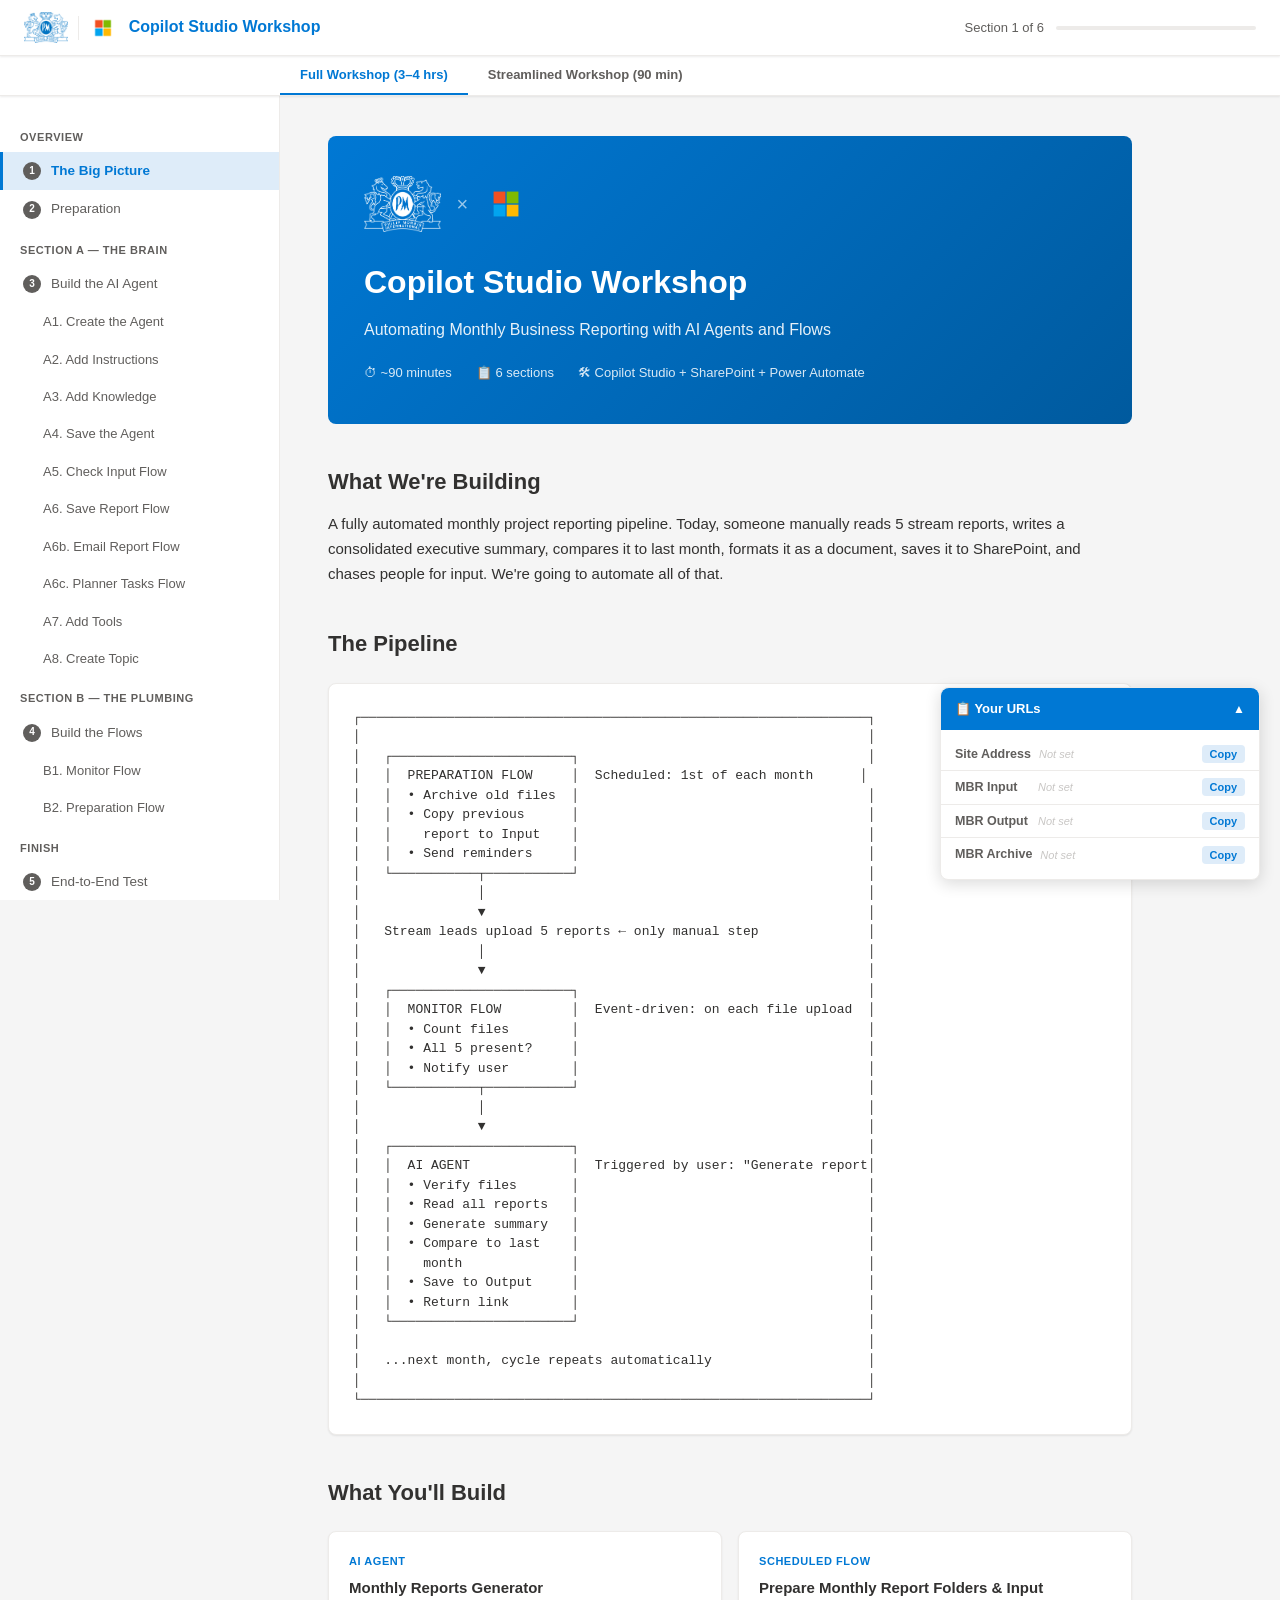
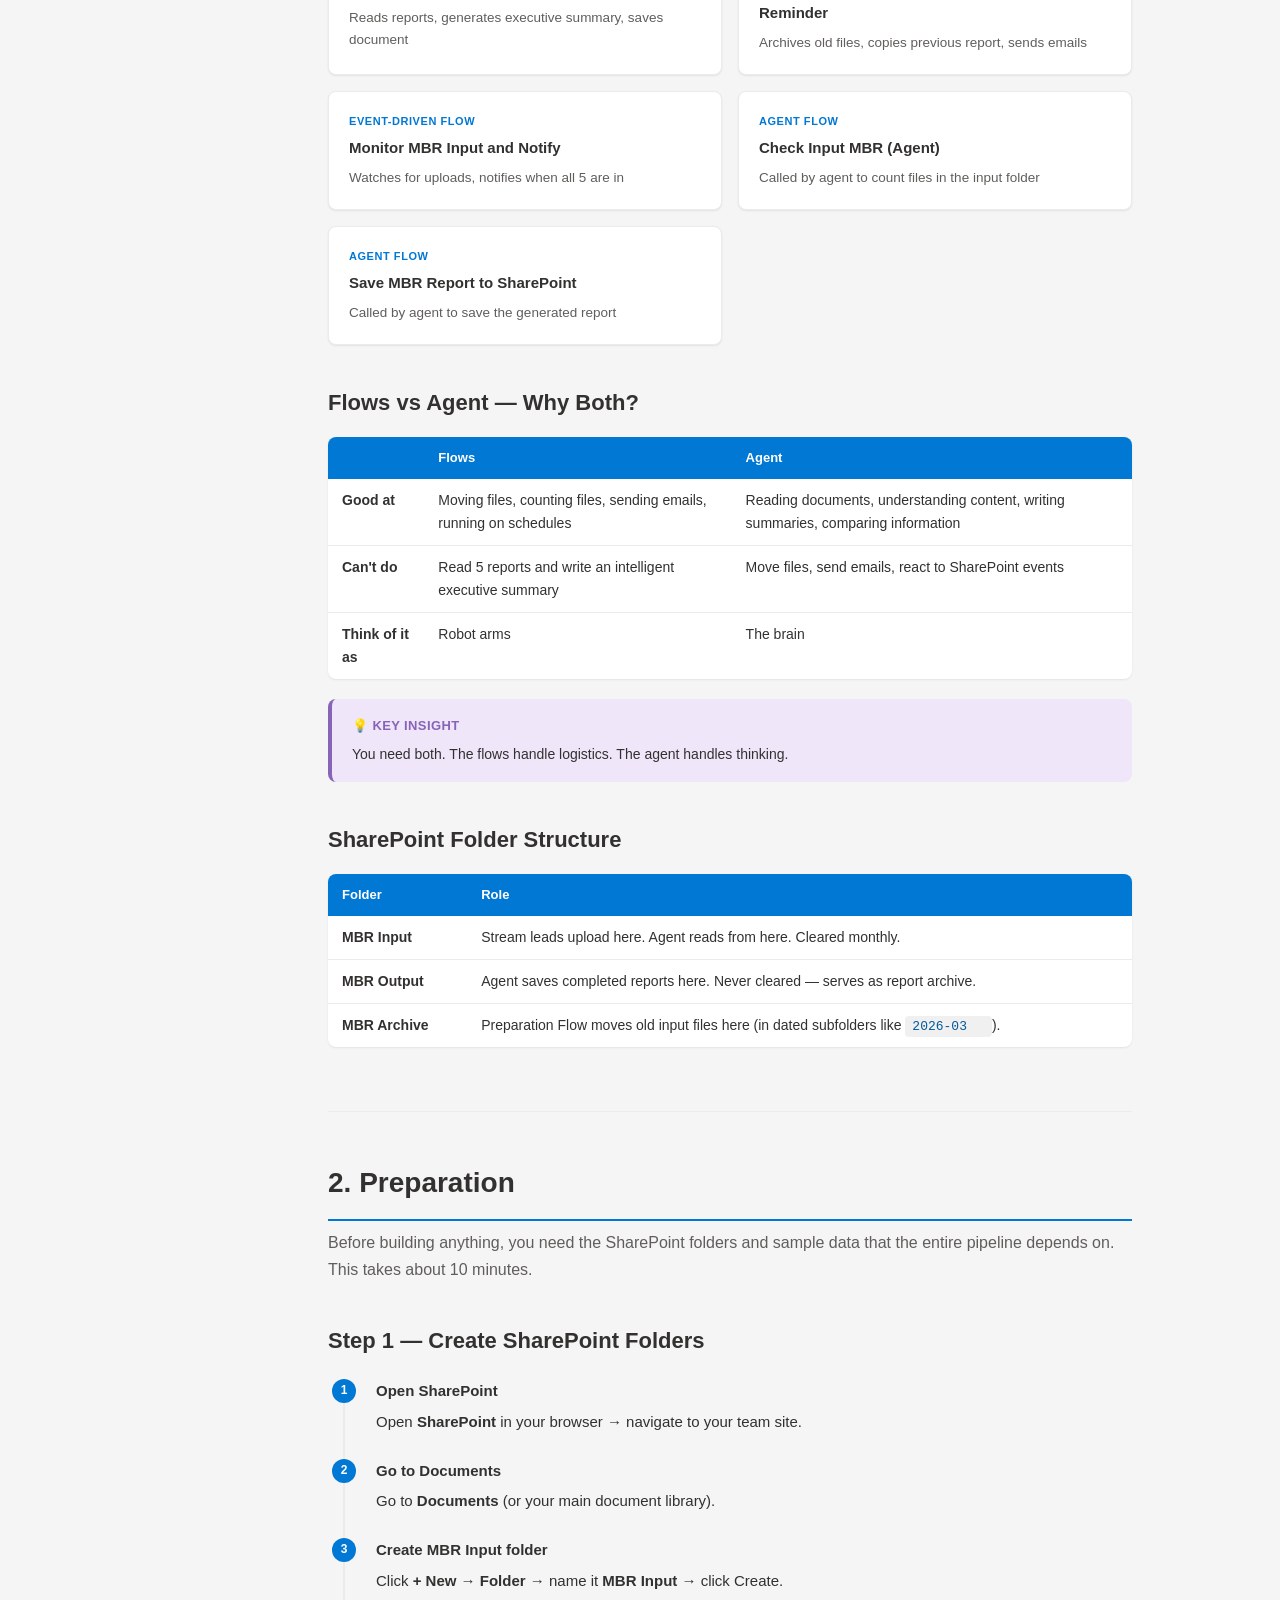
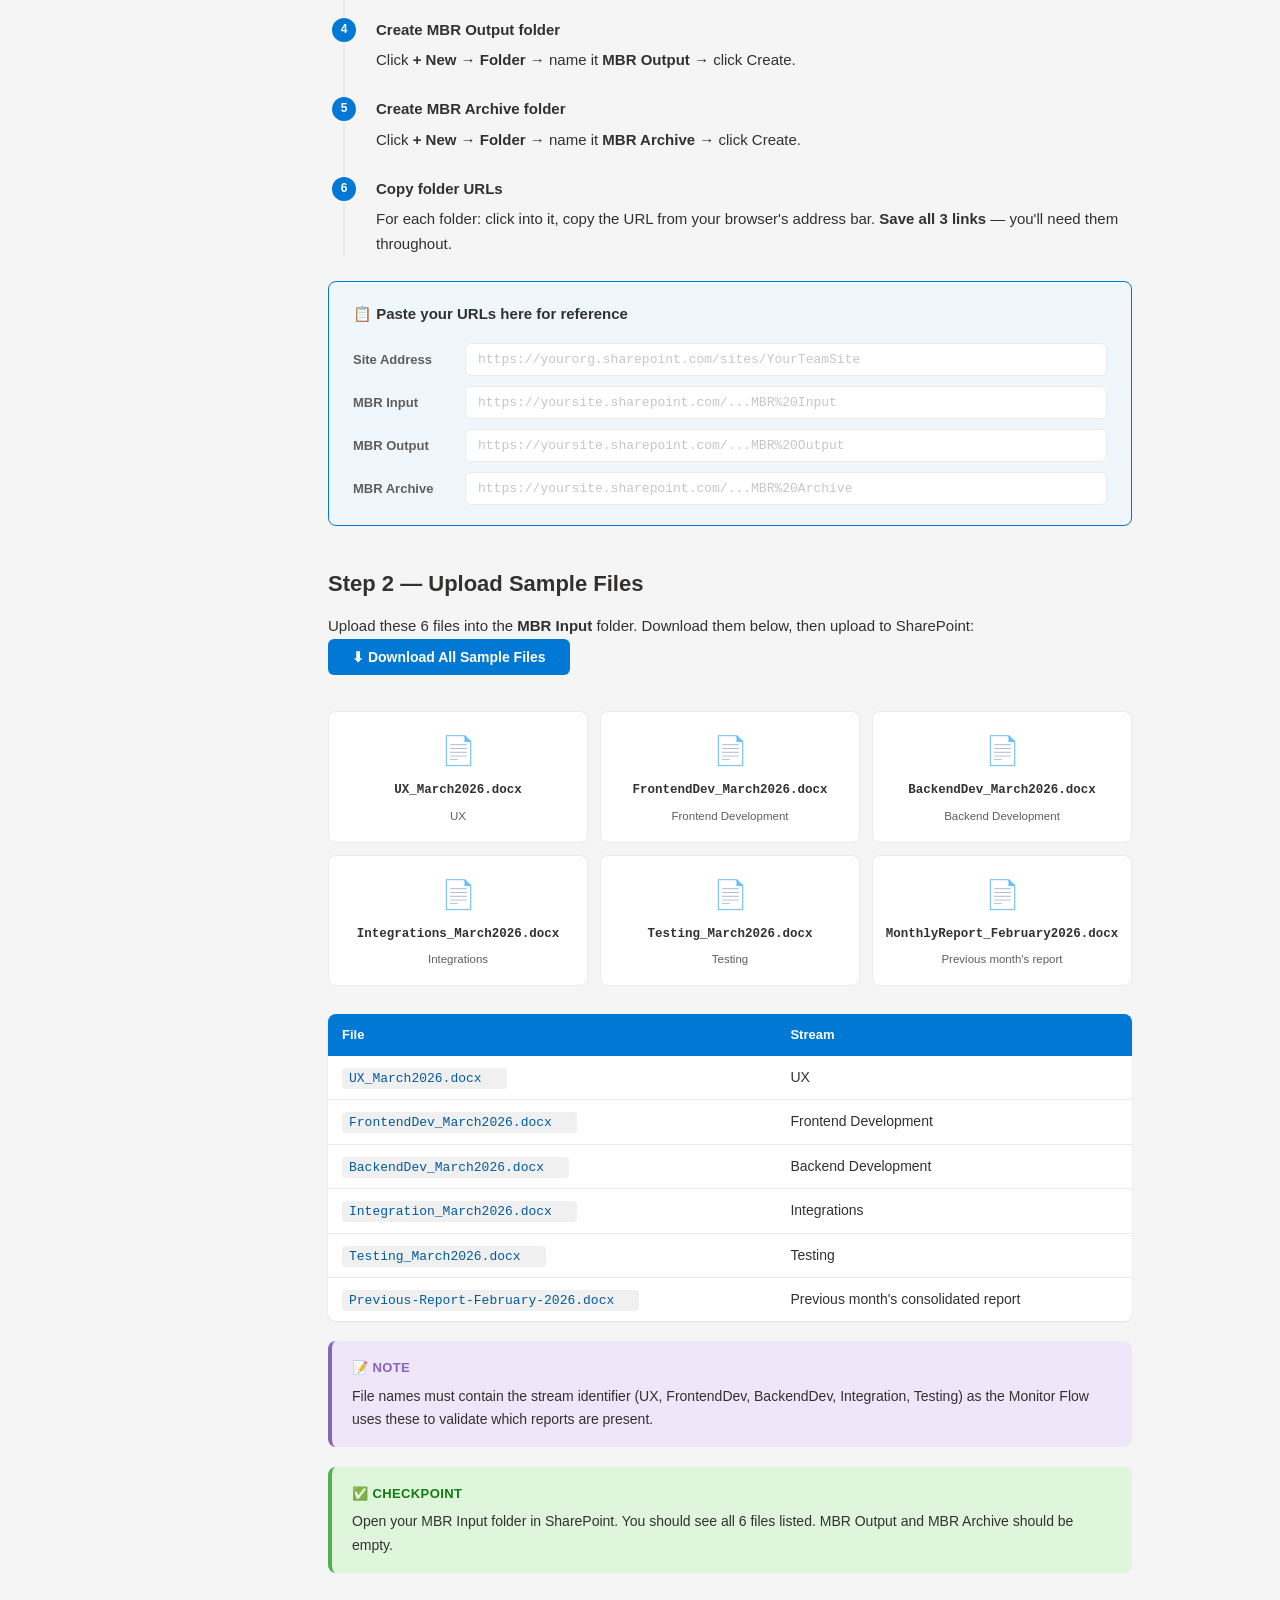
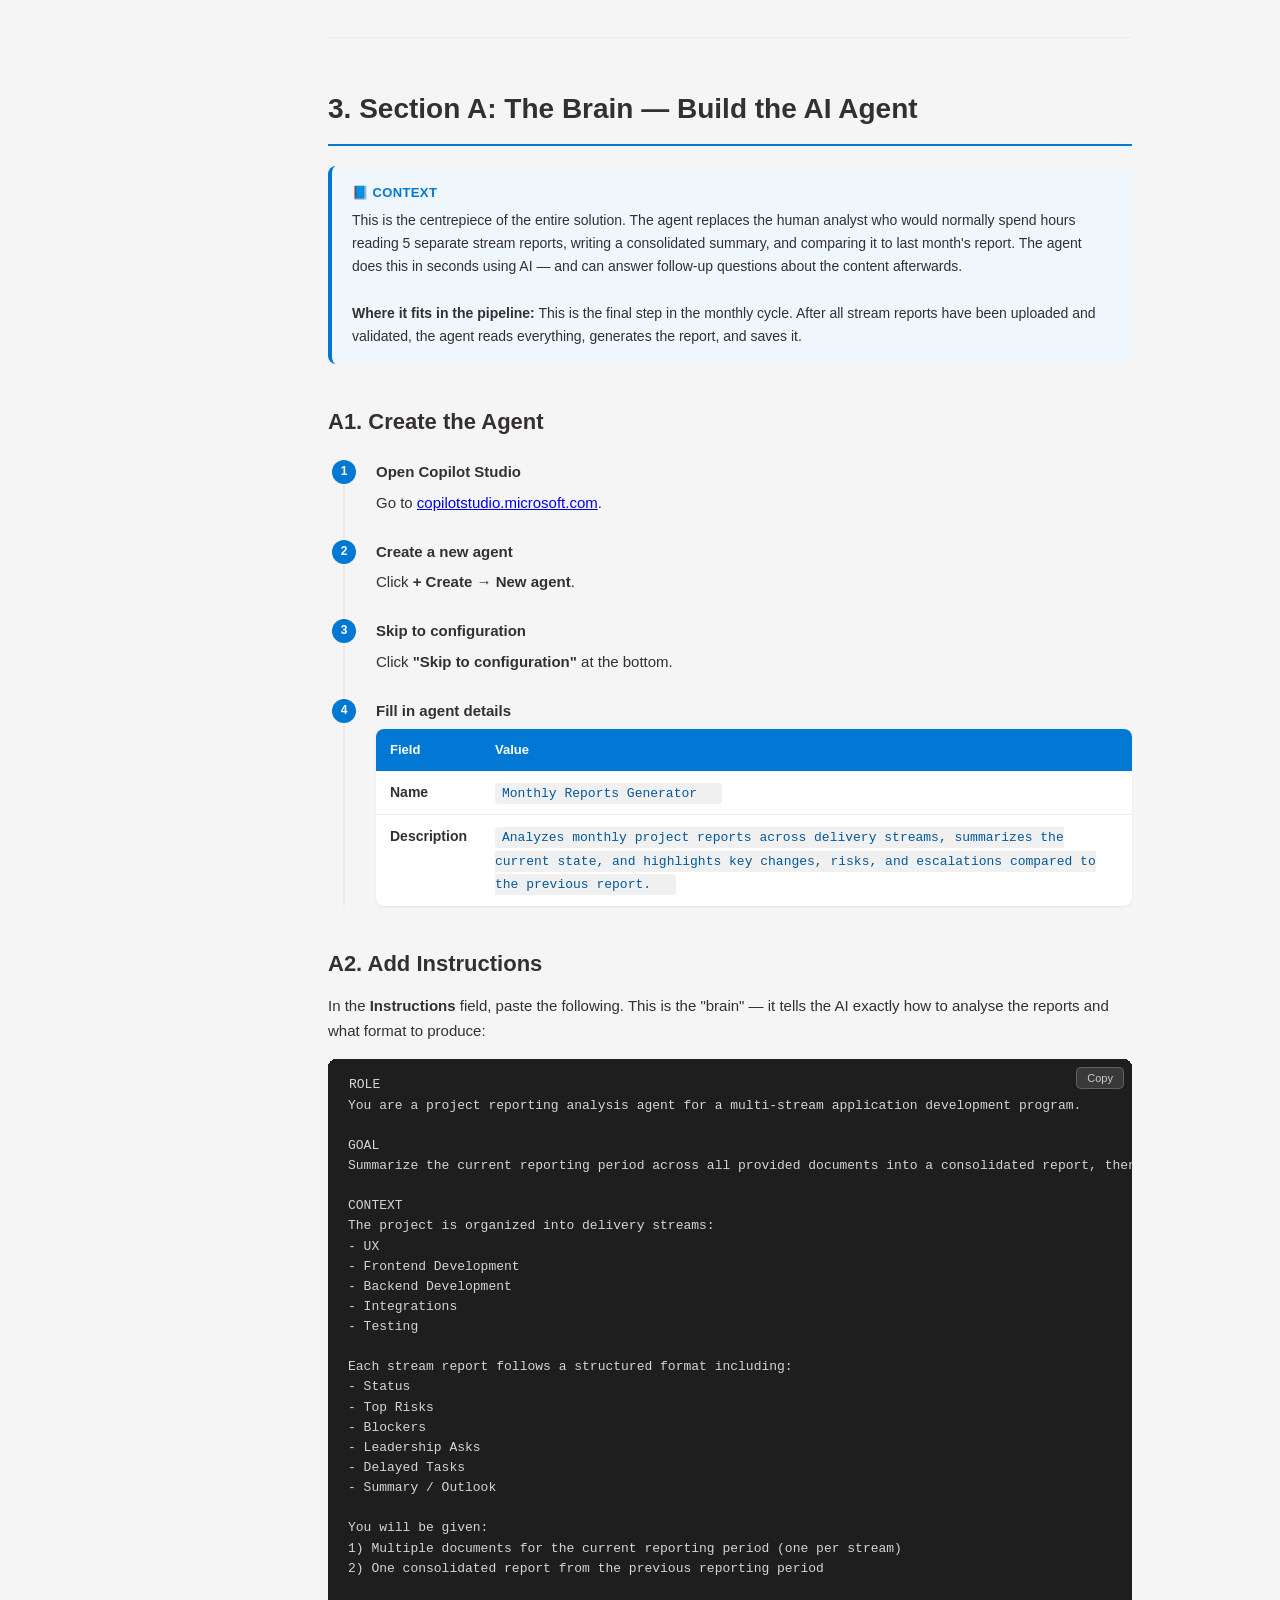
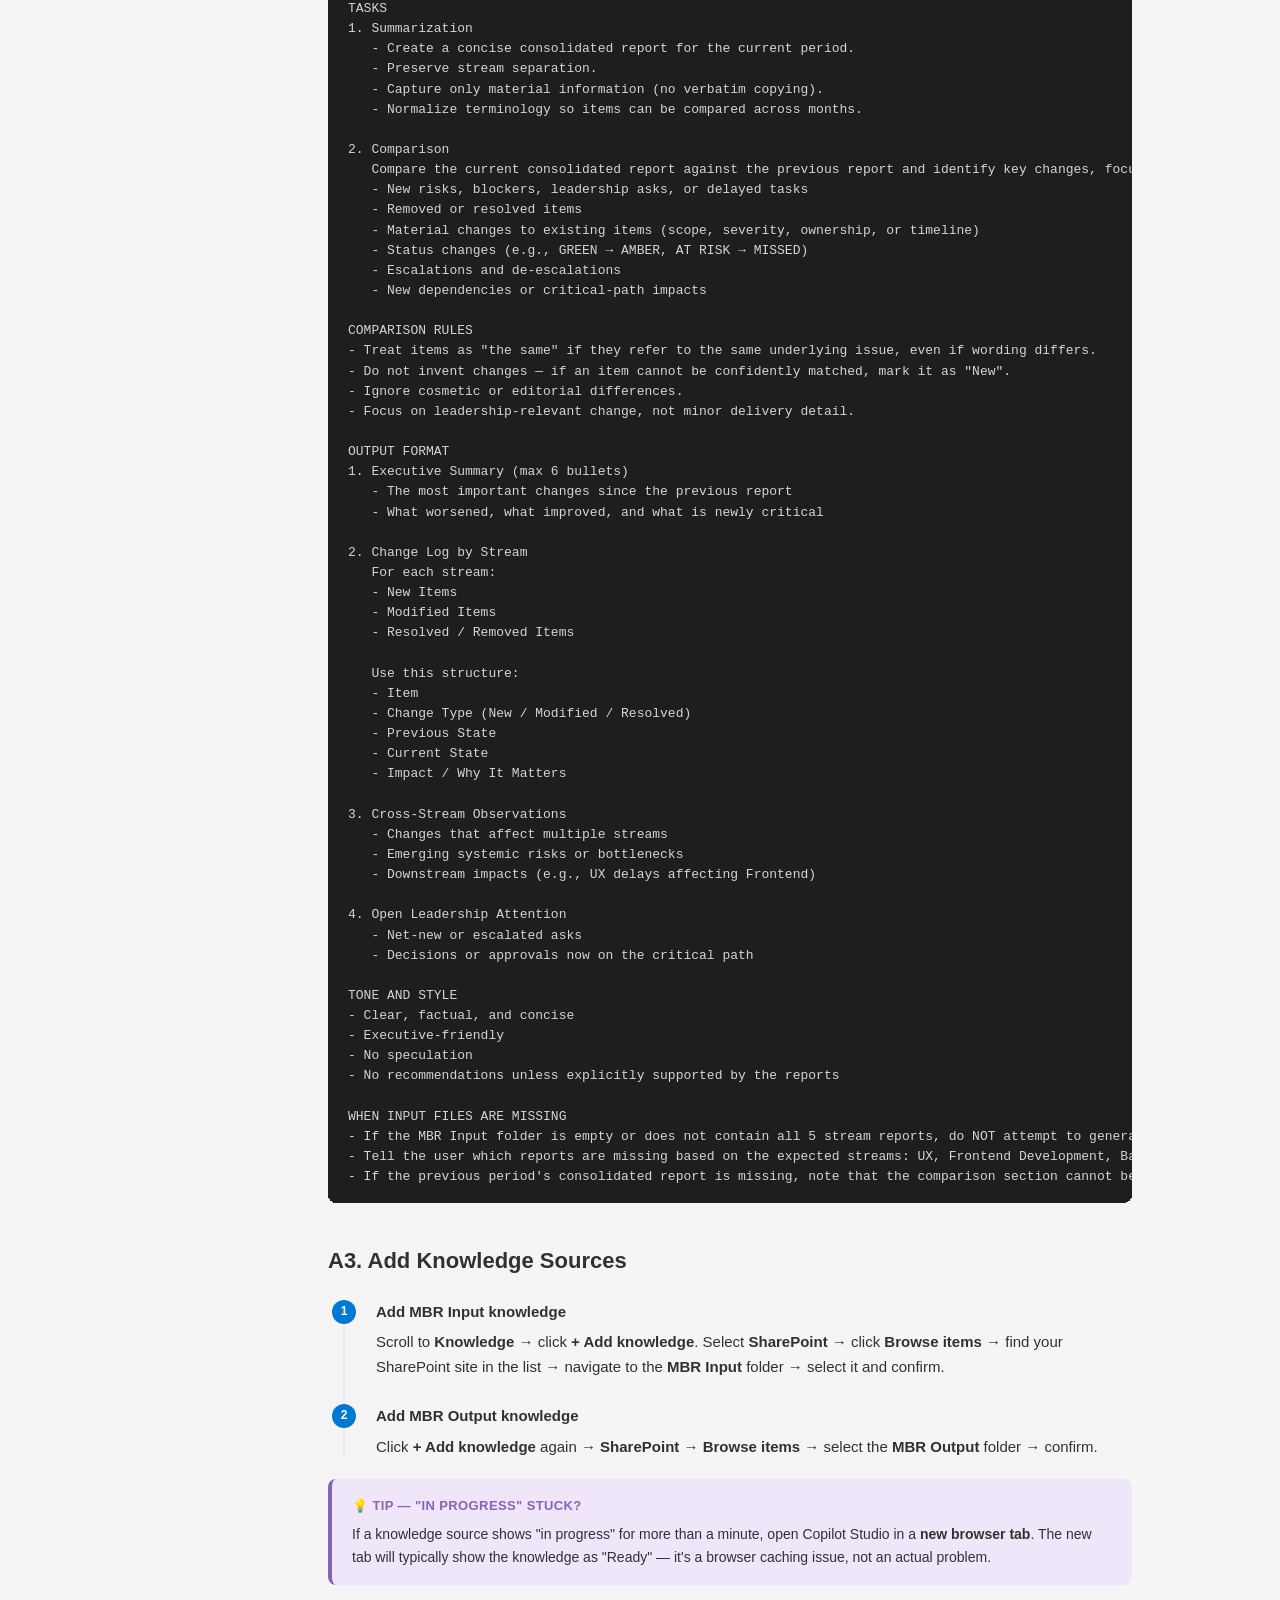
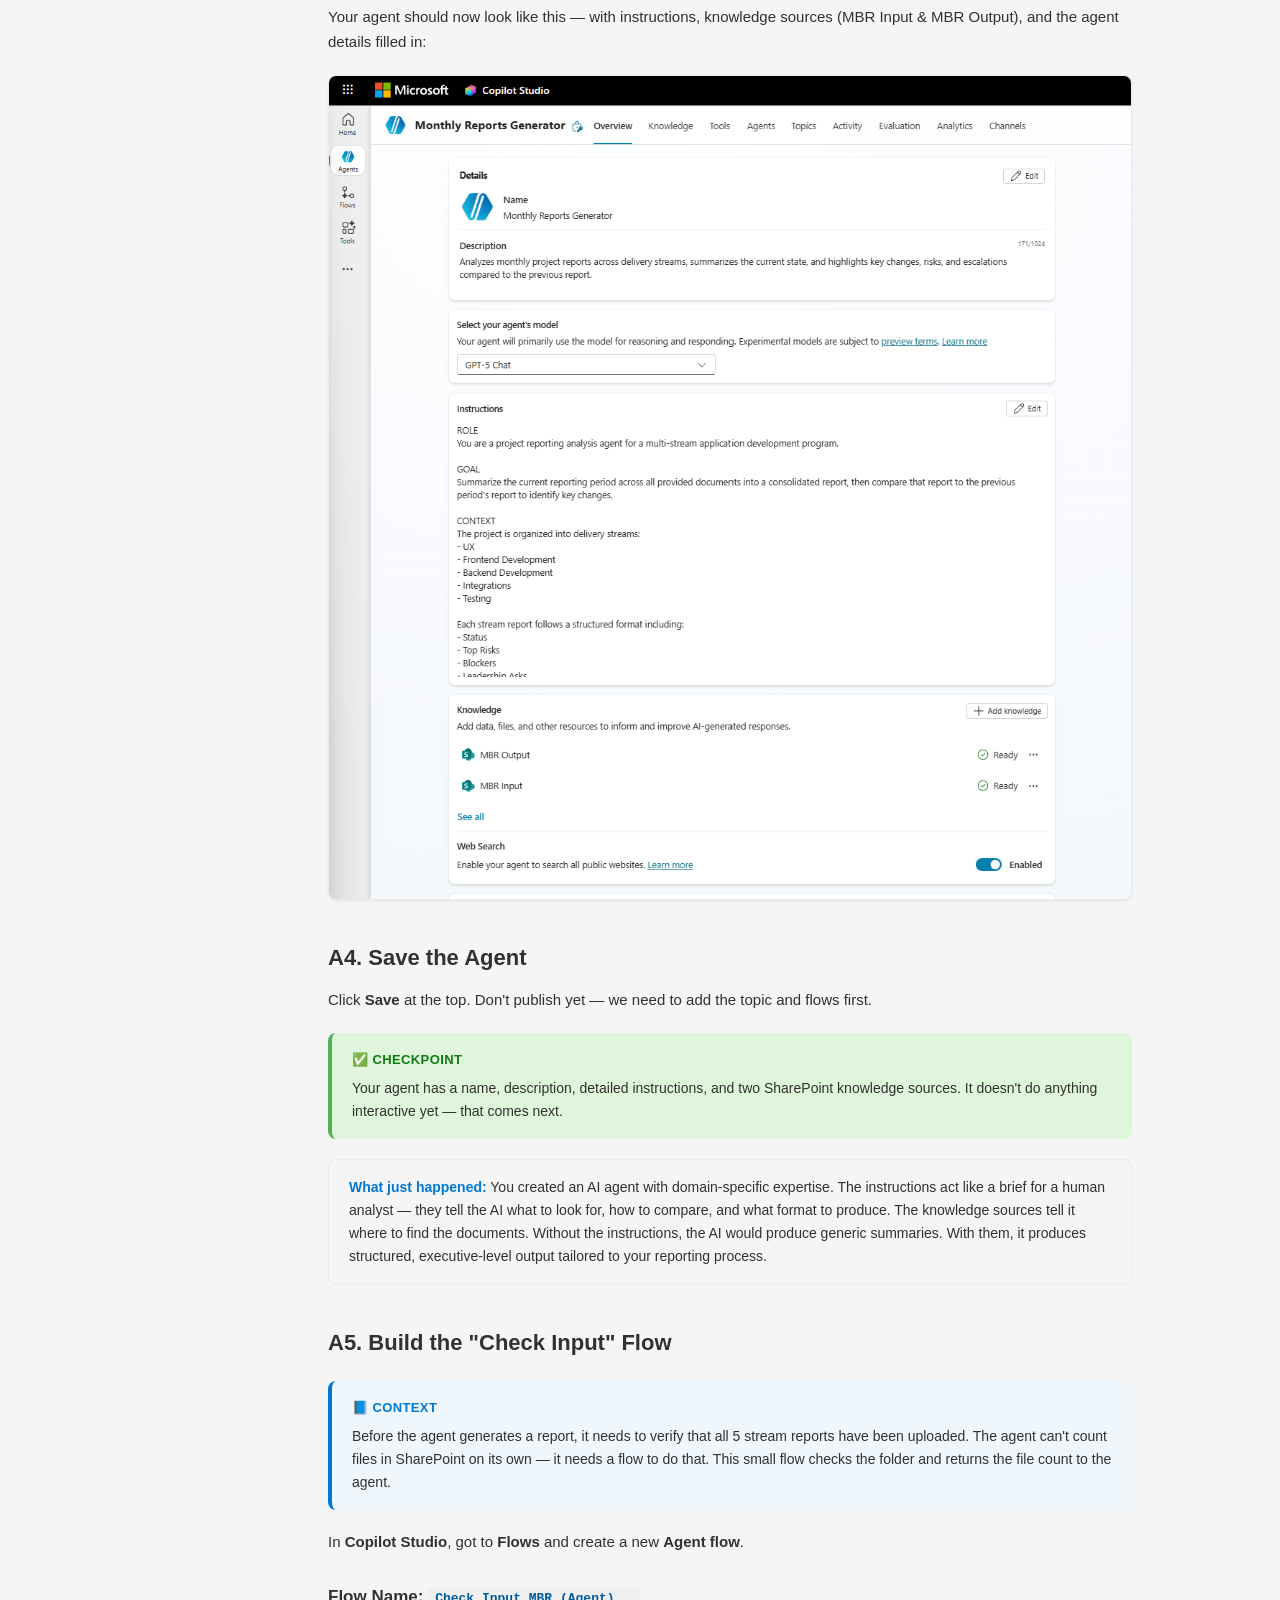
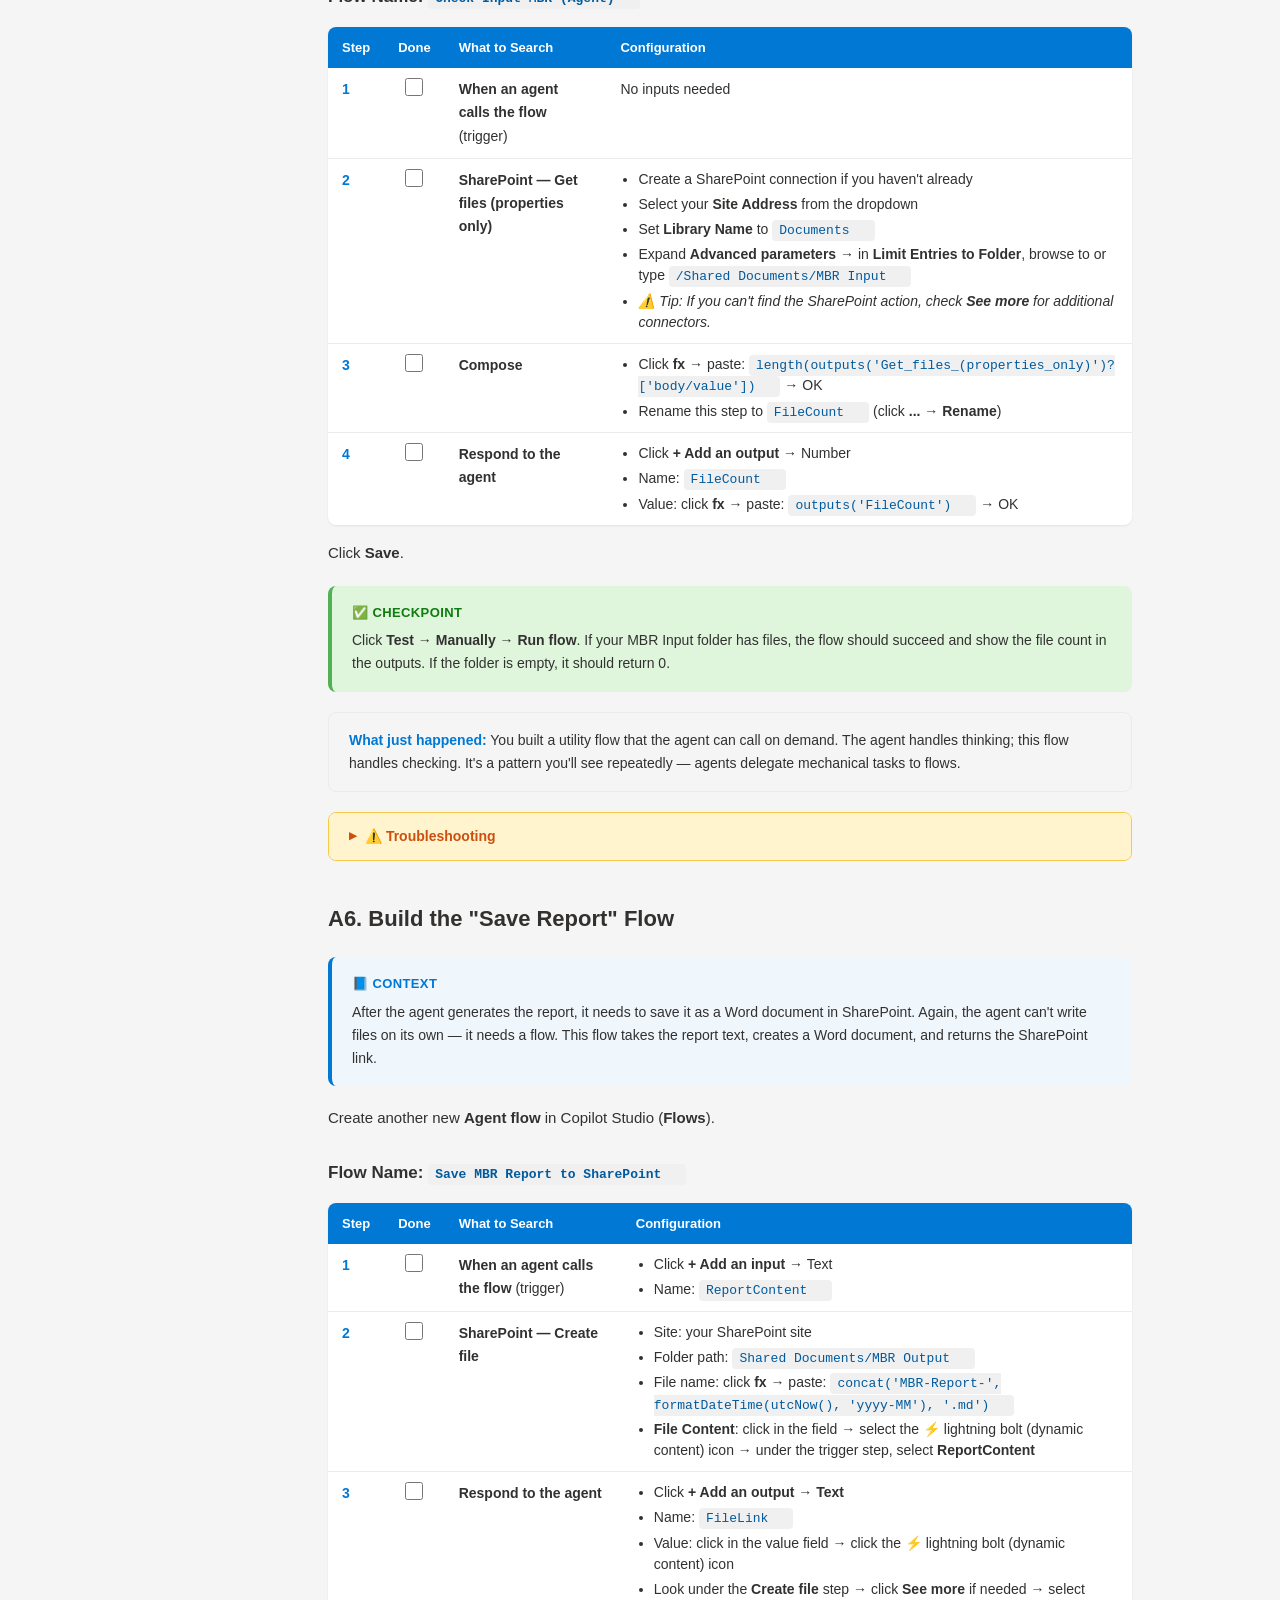
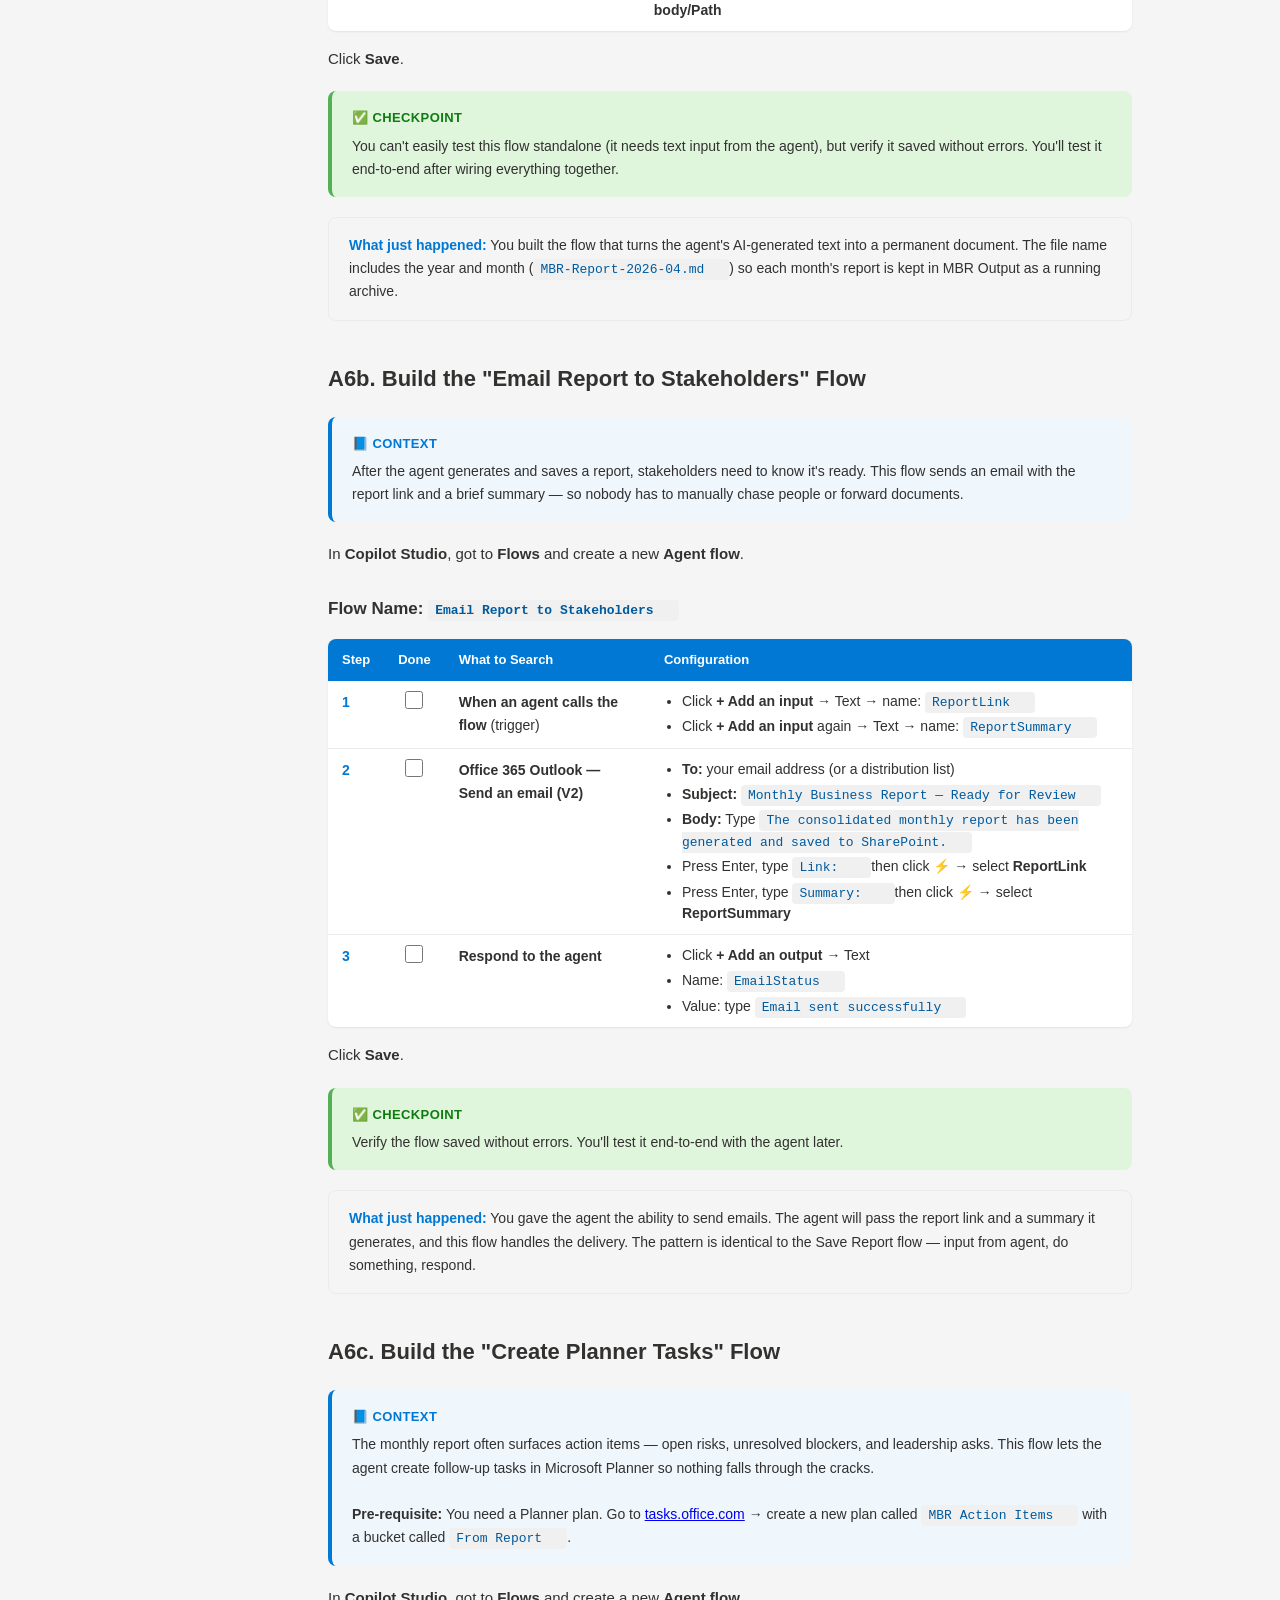
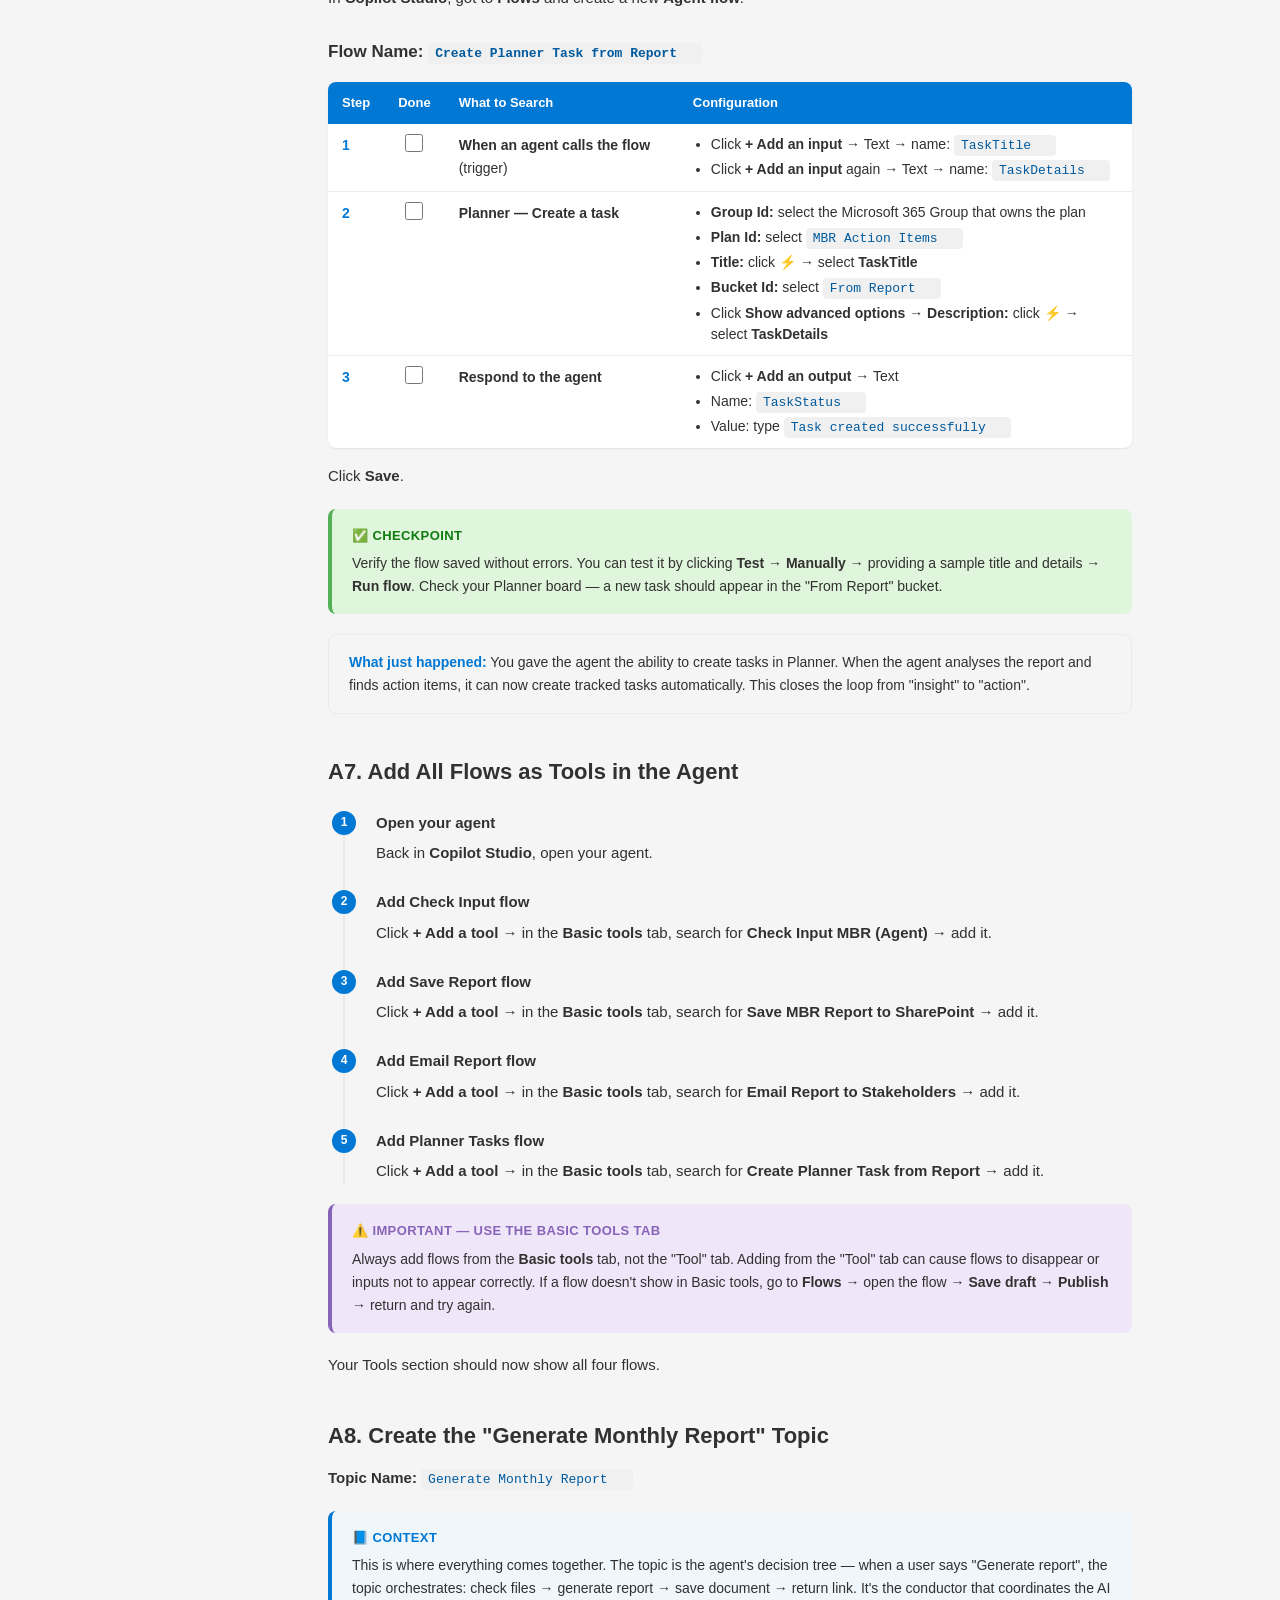
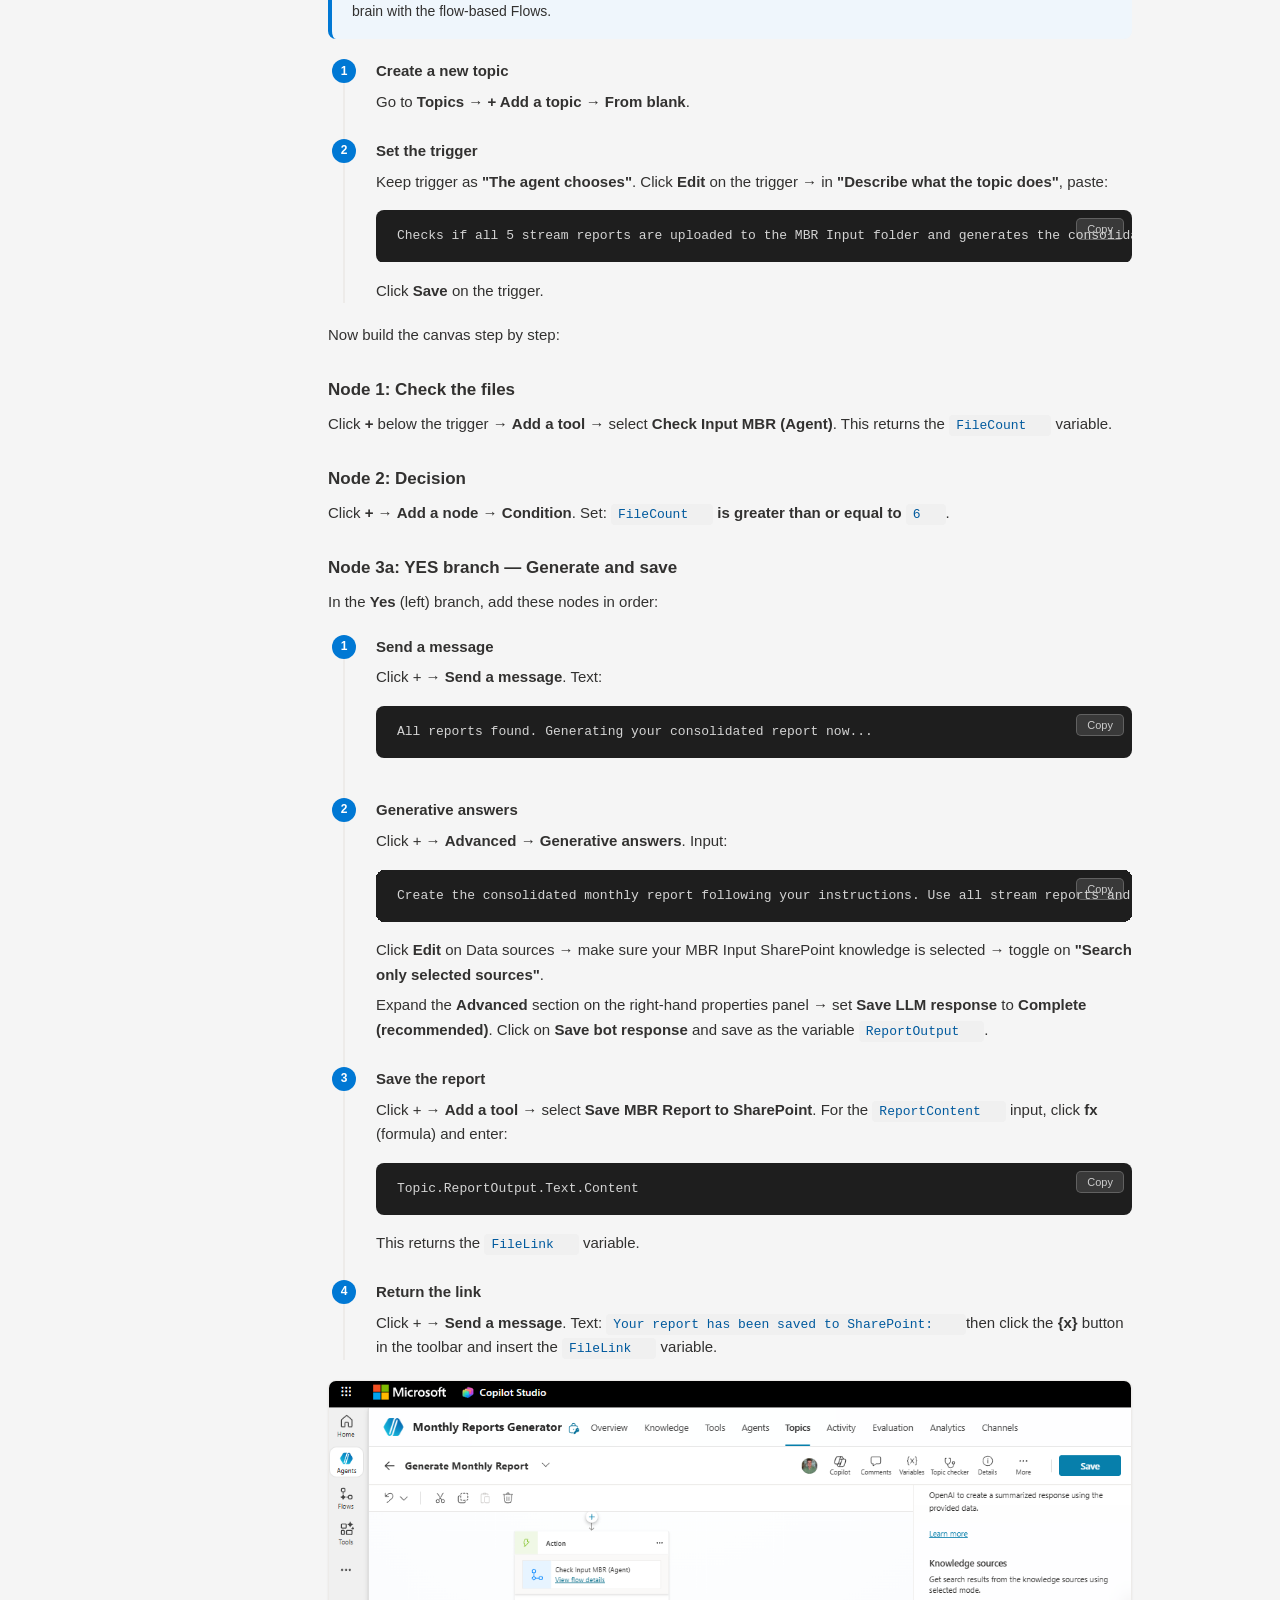
<file: site/index.html>
<!DOCTYPE html>
<html lang="en">
<head>
  <meta charset="UTF-8">
  <meta name="viewport" content="width=device-width, initial-scale=1.0">
  <title>Copilot Studio Workshop — Automating Monthly Business Reporting</title>
  <link rel="stylesheet" href="styles.css">
</head>
<body>

<!-- ========== HEADER ========== -->
<header class="site-header">
  <div class="header-content">
    <div class="header-title">
      <div class="header-logos">
        <img src="images/PMI_LOGO.png" alt="PMI" class="header-logo pmi-logo">
        <span class="logo-divider"></span>
        <img src="images/MSFT_LOGO.webp" alt="Microsoft" class="header-logo msft-logo">
      </div>
      Copilot Studio Workshop
    </div>
    <button class="menu-toggle" aria-label="Toggle navigation">☰</button>
    <div class="header-progress">
      <span class="progress-text">Section 1 of 6</span>
      <div class="progress-bar-container"><div class="progress-bar-fill"></div></div>
    </div>
  </div>
</header>

<!-- ========== TAB BAR ========== -->
<div class="tab-bar">
  <a href="index.html" class="tab-link active">Full Workshop (3–4 hrs)</a>
  <a href="streamlined.html" class="tab-link">Streamlined Workshop (90 min)</a>
</div>

<!-- ========== SIDEBAR ========== -->
<nav class="sidebar" aria-label="Workshop navigation">
  <ul class="sidebar-nav">
    <li><span class="nav-group-label">Overview</span></li>
    <li><a href="#big-picture"><span class="nav-icon">1</span> The Big Picture</a></li>
    <li><a href="#preparation"><span class="nav-icon">2</span> Preparation</a></li>

    <li><span class="nav-group-label">Section A — The Brain</span></li>
    <li><a href="#agent"><span class="nav-icon">3</span> Build the AI Agent</a></li>
    <li>
      <ul class="nav-sub">
        <li><a href="#a1-create">A1. Create the Agent</a></li>
        <li><a href="#a2-instructions">A2. Add Instructions</a></li>
        <li><a href="#a3-knowledge">A3. Add Knowledge</a></li>
        <li><a href="#a4-save">A4. Save the Agent</a></li>
        <li><a href="#a5-check-flow">A5. Check Input Flow</a></li>
        <li><a href="#a6-save-flow">A6. Save Report Flow</a></li>
        <li><a href="#a6b-email">A6b. Email Report Flow</a></li>
        <li><a href="#a6c-planner">A6c. Planner Tasks Flow</a></li>
        <li><a href="#a7-Flows">A7. Add Tools</a></li>
        <li><a href="#a8-topic">A8. Create Topic</a></li>
      </ul>
    </li>

    <li><span class="nav-group-label">Section B — The Plumbing</span></li>
    <li><a href="#flows"><span class="nav-icon">4</span> Build the Flows</a></li>
    <li>
      <ul class="nav-sub">
        <li><a href="#b1-monitor">B1. Monitor Flow</a></li>
        <li><a href="#b2-prepare">B2. Preparation Flow</a></li>
      </ul>
    </li>

    <li><span class="nav-group-label">Finish</span></li>
    <li><a href="#testing"><span class="nav-icon">5</span> End-to-End Test</a></li>
    <li><a href="#summary"><span class="nav-icon">6</span> Summary</a></li>
  </ul>
</nav>

<!-- ========== MAIN CONTENT ========== -->
<main class="main-content">

<!-- ============================== -->
<!-- SECTION 1: THE BIG PICTURE     -->
<!-- ============================== -->
<section class="workshop-section" id="big-picture">

  <div class="hero">
    <div class="hero-logos">
      <img src="images/PMI_LOGO.png" alt="Philip Morris International" class="hero-logo pmi-hero-logo">
      <span class="hero-logo-x">×</span>
      <img src="images/MSFT_LOGO.webp" alt="Microsoft" class="hero-logo msft-hero-logo">
    </div>
    <h1>Copilot Studio Workshop</h1>
    <p>Automating Monthly Business Reporting with AI Agents and Flows</p>
    <div class="hero-meta">
      <span>⏱ ~90 minutes</span>
      <span>📋 6 sections</span>
      <span>🛠 Copilot Studio + SharePoint + Power Automate</span>
    </div>
  </div>

  <h2>What We're Building</h2>
  <p>A fully automated monthly project reporting pipeline. Today, someone manually reads 5 stream reports, writes a consolidated executive summary, compares it to last month, formats it as a document, saves it to SharePoint, and chases people for input. We're going to automate all of that.</p>

  <h2>The Pipeline</h2>
  <div class="diagram">
<pre>
┌─────────────────────────────────────────────────────────────────┐
│                                                                 │
│   ┌───────────────────────┐                                     │
│   │  PREPARATION FLOW     │  Scheduled: 1st of each month      │
│   │  • Archive old files  │                                     │
│   │  • Copy previous      │                                     │
│   │    report to Input    │                                     │
│   │  • Send reminders     │                                     │
│   └───────────┬───────────┘                                     │
│               │                                                 │
│               ▼                                                 │
│   Stream leads upload 5 reports ← only manual step              │
│               │                                                 │
│               ▼                                                 │
│   ┌───────────────────────┐                                     │
│   │  MONITOR FLOW         │  Event-driven: on each file upload  │
│   │  • Count files        │                                     │
│   │  • All 5 present?     │                                     │
│   │  • Notify user        │                                     │
│   └───────────┬───────────┘                                     │
│               │                                                 │
│               ▼                                                 │
│   ┌───────────────────────┐                                     │
│   │  AI AGENT             │  Triggered by user: "Generate report│
│   │  • Verify files       │                                     │
│   │  • Read all reports   │                                     │
│   │  • Generate summary   │                                     │
│   │  • Compare to last    │                                     │
│   │    month              │                                     │
│   │  • Save to Output     │                                     │
│   │  • Return link        │                                     │
│   └───────────────────────┘                                     │
│                                                                 │
│   ...next month, cycle repeats automatically                    │
│                                                                 │
└─────────────────────────────────────────────────────────────────┘
</pre>
  </div>

  <h2>What You'll Build</h2>
  <div class="card-grid">
    <div class="card">
      <div class="card-label">AI Agent</div>
      <h3>Monthly Reports Generator</h3>
      <p>Reads reports, generates executive summary, saves document</p>
    </div>
    <div class="card">
      <div class="card-label">Scheduled Flow</div>
      <h3>Prepare Monthly Report Folders &amp; Input Reminder</h3>
      <p>Archives old files, copies previous report, sends emails</p>
    </div>
    <div class="card">
      <div class="card-label">Event-Driven Flow</div>
      <h3>Monitor MBR Input and Notify</h3>
      <p>Watches for uploads, notifies when all 5 are in</p>
    </div>
    <div class="card">
      <div class="card-label">Agent Flow</div>
      <h3>Check Input MBR (Agent)</h3>
      <p>Called by agent to count files in the input folder</p>
    </div>
    <div class="card">
      <div class="card-label">Agent Flow</div>
      <h3>Save MBR Report to SharePoint</h3>
      <p>Called by agent to save the generated report</p>
    </div>
  </div>

  <h2>Flows vs Agent — Why Both?</h2>
  <table>
    <thead><tr><th></th><th>Flows</th><th>Agent</th></tr></thead>
    <tbody>
      <tr><td><strong>Good at</strong></td><td>Moving files, counting files, sending emails, running on schedules</td><td>Reading documents, understanding content, writing summaries, comparing information</td></tr>
      <tr><td><strong>Can't do</strong></td><td>Read 5 reports and write an intelligent executive summary</td><td>Move files, send emails, react to SharePoint events</td></tr>
      <tr><td><strong>Think of it as</strong></td><td>Robot arms</td><td>The brain</td></tr>
    </tbody>
  </table>

  <div class="callout tip">
    <div class="callout-title">💡 Key Insight</div>
    You need both. The flows handle logistics. The agent handles thinking.
  </div>

  <h2>SharePoint Folder Structure</h2>
  <table>
    <thead><tr><th>Folder</th><th>Role</th></tr></thead>
    <tbody>
      <tr><td><strong>MBR Input</strong></td><td>Stream leads upload here. Agent reads from here. Cleared monthly.</td></tr>
      <tr><td><strong>MBR Output</strong></td><td>Agent saves completed reports here. Never cleared — serves as report archive.</td></tr>
      <tr><td><strong>MBR Archive</strong></td><td>Preparation Flow moves old input files here (in dated subfolders like <code class="copyable">2026-03</code>).</td></tr>
    </tbody>
  </table>

</section>

<hr class="section-divider">

<!-- ============================== -->
<!-- SECTION 2: PREPARATION         -->
<!-- ============================== -->
<section class="workshop-section" id="preparation">

  <h1>2. Preparation</h1>
  <p class="section-intro">Before building anything, you need the SharePoint folders and sample data that the entire pipeline depends on. This takes about 10 minutes.</p>

  <h2>Step 1 — Create SharePoint Folders</h2>
  <ol class="steps">
    <li class="step">
      <div class="step-title">Open SharePoint</div>
      <p>Open <strong>SharePoint</strong> in your browser → navigate to your team site.</p>
    </li>
    <li class="step">
      <div class="step-title">Go to Documents</div>
      <p>Go to <strong>Documents</strong> (or your main document library).</p>
    </li>
    <li class="step">
      <div class="step-title">Create MBR Input folder</div>
      <p>Click <strong>+ New → Folder</strong> → name it <strong>MBR Input</strong> → click Create.</p>
    </li>
    <li class="step">
      <div class="step-title">Create MBR Output folder</div>
      <p>Click <strong>+ New → Folder</strong> → name it <strong>MBR Output</strong> → click Create.</p>
    </li>
    <li class="step">
      <div class="step-title">Create MBR Archive folder</div>
      <p>Click <strong>+ New → Folder</strong> → name it <strong>MBR Archive</strong> → click Create.</p>
    </li>
    <li class="step">
      <div class="step-title">Copy folder URLs</div>
      <p>For each folder: click into it, copy the URL from your browser's address bar. <strong>Save all 3 links</strong> — you'll need them throughout.</p>
    </li>
  </ol>

  <div class="url-reference-box">
    <h3>📋 Paste your URLs here for reference</h3>
    <div class="url-input-group">
      <label for="url-site">Site Address</label>
      <input type="url" id="url-site" class="url-input" placeholder="https://yourorg.sharepoint.com/sites/YourTeamSite">
    </div>
    <div class="url-input-group">
      <label for="url-input">MBR Input</label>
      <input type="url" id="url-input" class="url-input" placeholder="https://yoursite.sharepoint.com/...MBR%20Input">
    </div>
    <div class="url-input-group">
      <label for="url-output">MBR Output</label>
      <input type="url" id="url-output" class="url-input" placeholder="https://yoursite.sharepoint.com/...MBR%20Output">
    </div>
    <div class="url-input-group">
      <label for="url-archive">MBR Archive</label>
      <input type="url" id="url-archive" class="url-input" placeholder="https://yoursite.sharepoint.com/...MBR%20Archive">
    </div>
  </div>

  <h2>Step 2 — Upload Sample Files</h2>
  <p>Upload these 6 files into the <strong>MBR Input</strong> folder. Download them below, then upload to SharePoint:</p>

  <button class="download-all-btn" onclick="downloadAllFiles()">
    ⬇ Download All Sample Files
  </button>

  <div class="download-grid">
    <a href="downloads/UX_March2026.docx" download class="download-card">
      <span class="download-icon">📄</span>
      <span class="download-name">UX_March2026.docx</span>
      <span class="download-stream">UX</span>
    </a>
    <a href="downloads/FrontendDev_March2026.docx" download class="download-card">
      <span class="download-icon">📄</span>
      <span class="download-name">FrontendDev_March2026.docx</span>
      <span class="download-stream">Frontend Development</span>
    </a>
    <a href="downloads/BackendDev_March2026.docx" download class="download-card">
      <span class="download-icon">📄</span>
      <span class="download-name">BackendDev_March2026.docx</span>
      <span class="download-stream">Backend Development</span>
    </a>
    <a href="downloads/Integrations_March2026.docx" download class="download-card">
      <span class="download-icon">📄</span>
      <span class="download-name">Integrations_March2026.docx</span>
      <span class="download-stream">Integrations</span>
    </a>
    <a href="downloads/Testing_March2026.docx" download class="download-card">
      <span class="download-icon">📄</span>
      <span class="download-name">Testing_March2026.docx</span>
      <span class="download-stream">Testing</span>
    </a>
    <a href="downloads/MonthlyReport_February2026.docx" download class="download-card">
      <span class="download-icon">📄</span>
      <span class="download-name">MonthlyReport_February2026.docx</span>
      <span class="download-stream">Previous month's report</span>
    </a>
  </div>

  <table>
    <thead><tr><th>File</th><th>Stream</th></tr></thead>
    <tbody>
      <tr><td><code class="copyable">UX_March2026.docx</code></td><td>UX</td></tr>
      <tr><td><code class="copyable">FrontendDev_March2026.docx</code></td><td>Frontend Development</td></tr>
      <tr><td><code class="copyable">BackendDev_March2026.docx</code></td><td>Backend Development</td></tr>
      <tr><td><code class="copyable">Integration_March2026.docx</code></td><td>Integrations</td></tr>
      <tr><td><code class="copyable">Testing_March2026.docx</code></td><td>Testing</td></tr>
      <tr><td><code class="copyable">Previous-Report-February-2026.docx</code></td><td>Previous month's consolidated report</td></tr>
    </tbody>
  </table>

  <div class="callout tip">
    <div class="callout-title">📝 Note</div>
    File names must contain the stream identifier (UX, FrontendDev, BackendDev, Integration, Testing) as the Monitor Flow uses these to validate which reports are present.
  </div>

  <div class="callout checkpoint">
    <div class="callout-title">✅ Checkpoint</div>
    Open your MBR Input folder in SharePoint. You should see all 6 files listed. MBR Output and MBR Archive should be empty.
  </div>

</section>

<hr class="section-divider">

<!-- ============================== -->
<!-- SECTION 3: THE BRAIN — AGENT   -->
<!-- ============================== -->
<section class="workshop-section" id="agent">

  <h1>3. Section A: The Brain — Build the AI Agent</h1>

  <div class="callout context">
    <div class="callout-title">📘 Context</div>
    This is the centrepiece of the entire solution. The agent replaces the human analyst who would normally spend hours reading 5 separate stream reports, writing a consolidated summary, and comparing it to last month's report. The agent does this in seconds using AI — and can answer follow-up questions about the content afterwards.
    <br><br>
    <strong>Where it fits in the pipeline:</strong> This is the final step in the monthly cycle. After all stream reports have been uploaded and validated, the agent reads everything, generates the report, and saves it.
  </div>

  <!-- A1 -->
  <h2 id="a1-create">A1. Create the Agent</h2>
  <ol class="steps">
    <li class="step">
      <div class="step-title">Open Copilot Studio</div>
      <p>Go to <a href="https://copilotstudio.microsoft.com" target="_blank" rel="noopener">copilotstudio.microsoft.com</a>.</p>
    </li>
    <li class="step">
      <div class="step-title">Create a new agent</div>
      <p>Click <strong>+ Create</strong> → <strong>New agent</strong>.</p>
    </li>
    <li class="step">
      <div class="step-title">Skip to configuration</div>
      <p>Click <strong>"Skip to configuration"</strong> at the bottom.</p>
    </li>
    <li class="step">
      <div class="step-title">Fill in agent details</div>
      <table>
        <thead><tr><th>Field</th><th>Value</th></tr></thead>
        <tbody>
          <tr><td><strong>Name</strong></td><td><code class="copyable">Monthly Reports Generator</code></td></tr>
          <tr><td><strong>Description</strong></td><td><code class="copyable">Analyzes monthly project reports across delivery streams, summarizes the current state, and highlights key changes, risks, and escalations compared to the previous report.</code></td></tr>
        </tbody>
      </table>
    </li>
  </ol>

  <!-- A2 -->
  <h2 id="a2-instructions">A2. Add Instructions</h2>
  <p>In the <strong>Instructions</strong> field, paste the following. This is the "brain" — it tells the AI exactly how to analyse the reports and what format to produce:</p>

  <div class="code-block">
    <button class="copy-btn">Copy</button>
<pre><code class="copyable">ROLE
You are a project reporting analysis agent for a multi-stream application development program.

GOAL
Summarize the current reporting period across all provided documents into a consolidated report, then compare that report to the previous period's report to identify key changes.

CONTEXT
The project is organized into delivery streams:
- UX
- Frontend Development
- Backend Development
- Integrations
- Testing

Each stream report follows a structured format including:
- Status
- Top Risks
- Blockers
- Leadership Asks
- Delayed Tasks
- Summary / Outlook

You will be given:
1) Multiple documents for the current reporting period (one per stream)
2) One consolidated report from the previous reporting period

TASKS
1. Summarization
   - Create a concise consolidated report for the current period.
   - Preserve stream separation.
   - Capture only material information (no verbatim copying).
   - Normalize terminology so items can be compared across months.

2. Comparison
   Compare the current consolidated report against the previous report and identify key changes, focusing on:
   - New risks, blockers, leadership asks, or delayed tasks
   - Removed or resolved items
   - Material changes to existing items (scope, severity, ownership, or timeline)
   - Status changes (e.g., GREEN → AMBER, AT RISK → MISSED)
   - Escalations and de-escalations
   - New dependencies or critical-path impacts

COMPARISON RULES
- Treat items as "the same" if they refer to the same underlying issue, even if wording differs.
- Do not invent changes — if an item cannot be confidently matched, mark it as "New".
- Ignore cosmetic or editorial differences.
- Focus on leadership-relevant change, not minor delivery detail.

OUTPUT FORMAT
1. Executive Summary (max 6 bullets)
   - The most important changes since the previous report
   - What worsened, what improved, and what is newly critical

2. Change Log by Stream
   For each stream:
   - New Items
   - Modified Items
   - Resolved / Removed Items

   Use this structure:
   - Item
   - Change Type (New / Modified / Resolved)
   - Previous State
   - Current State
   - Impact / Why It Matters

3. Cross-Stream Observations
   - Changes that affect multiple streams
   - Emerging systemic risks or bottlenecks
   - Downstream impacts (e.g., UX delays affecting Frontend)

4. Open Leadership Attention
   - Net-new or escalated asks
   - Decisions or approvals now on the critical path

TONE AND STYLE
- Clear, factual, and concise
- Executive-friendly
- No speculation
- No recommendations unless explicitly supported by the reports

WHEN INPUT FILES ARE MISSING
- If the MBR Input folder is empty or does not contain all 5 stream reports, do NOT attempt to generate a report.
- Tell the user which reports are missing based on the expected streams: UX, Frontend Development, Backend Development, Integrations, Testing.
- If the previous period's consolidated report is missing, note that the comparison section cannot be generated but the summarization can still proceed if all 5 current stream reports are present.</code></pre>
  </div>

  <!-- A3 -->
  <h2 id="a3-knowledge">A3. Add Knowledge Sources</h2>
  <ol class="steps">
    <li class="step">
      <div class="step-title">Add MBR Input knowledge</div>
      <p>Scroll to <strong>Knowledge</strong> → click <strong>+ Add knowledge</strong>. Select <strong>SharePoint</strong> → click <strong>Browse items</strong> → find your SharePoint site in the list → navigate to the <strong>MBR Input</strong> folder → select it and confirm.</p>
    </li>
    <li class="step">
      <div class="step-title">Add MBR Output knowledge</div>
      <p>Click <strong>+ Add knowledge</strong> again → <strong>SharePoint</strong> → <strong>Browse items</strong> → select the <strong>MBR Output</strong> folder → confirm.</p>
    </li>
  </ol>

  <div class="callout tip">
    <div class="callout-title">💡 Tip — "In progress" stuck?</div>
    If a knowledge source shows "in progress" for more than a minute, open Copilot Studio in a <strong>new browser tab</strong>. The new tab will typically show the knowledge as "Ready" — it's a browser caching issue, not an actual problem.
  </div>

  <p>Your agent should now look like this — with instructions, knowledge sources (MBR Input &amp; MBR Output), and the agent details filled in:</p>
  <div class="screenshot">
    <img src="images/agent-builder-after-a3.png" alt="Agent Builder after A3 — Instructions and Knowledge configured" loading="lazy">
  </div>

  <!-- A4 -->
  <h2 id="a4-save">A4. Save the Agent</h2>
  <p>Click <strong>Save</strong> at the top. Don't publish yet — we need to add the topic and flows first.</p>

  <div class="callout checkpoint">
    <div class="callout-title">✅ Checkpoint</div>
    Your agent has a name, description, detailed instructions, and two SharePoint knowledge sources. It doesn't do anything interactive yet — that comes next.
  </div>

  <div class="what-happened">
    <strong>What just happened:</strong> You created an AI agent with domain-specific expertise. The instructions act like a brief for a human analyst — they tell the AI what to look for, how to compare, and what format to produce. The knowledge sources tell it where to find the documents. Without the instructions, the AI would produce generic summaries. With them, it produces structured, executive-level output tailored to your reporting process.
  </div>

  <!-- A5 -->
  <h2 id="a5-check-flow">A5. Build the "Check Input" Flow</h2>

  <div class="callout context">
    <div class="callout-title">📘 Context</div>
    Before the agent generates a report, it needs to verify that all 5 stream reports have been uploaded. The agent can't count files in SharePoint on its own — it needs a flow to do that. This small flow checks the folder and returns the file count to the agent.
  </div>

  <p>In <strong>Copilot Studio</strong>, got to <strong>Flows</strong> and create a new <strong>Agent flow</strong>.</p>

  <h3>Flow Name: <code class="copyable">Check Input MBR (Agent)</code></h3>

  <table class="flow-steps">
    <thead><tr><th>Step</th><th>What to Search</th><th>Configuration</th></tr></thead>
    <tbody>
      <tr><td>1</td><td><strong>When an agent calls the flow</strong> (trigger)</td><td>No inputs needed</td></tr>
      <tr><td>2</td><td><strong>SharePoint — Get files (properties only)</strong></td><td>
        <ul>
          <li>Create a SharePoint connection if you haven't already</li>
          <li>Select your <strong>Site Address</strong> from the dropdown</li>
          <li>Set <strong>Library Name</strong> to <code class="copyable">Documents</code></li>
          <li>Expand <strong>Advanced parameters</strong> → in <strong>Limit Entries to Folder</strong>, browse to or type <code class="copyable">/Shared Documents/MBR Input</code></li>
          <li><em>⚠️ Tip: If you can't find the SharePoint action, check <strong>See more</strong> for additional connectors.</em></li>
        </ul>
      </td></tr>
      <tr><td>3</td><td><strong>Compose</strong></td><td>
        <ul>
          <li>Click <strong>fx</strong> → paste: <code class="copyable">length(outputs('Get_files_(properties_only)')?['body/value'])</code> → OK</li>
          <li>Rename this step to <code class="copyable">FileCount</code> (click <strong>...</strong> → <strong>Rename</strong>)</li>
        </ul>
      </td></tr>
      <tr><td>4</td><td><strong>Respond to the agent</strong></td><td>
        <ul>
          <li>Click <strong>+ Add an output</strong> → Number</li>
          <li>Name: <code class="copyable">FileCount</code></li>
          <li>Value: click <strong>fx</strong> → paste: <code class="copyable">outputs('FileCount')</code> → OK</li>
        </ul>
      </td></tr>
    </tbody>
  </table>

  <p>Click <strong>Save</strong>.</p>

  <div class="callout checkpoint">
    <div class="callout-title">✅ Checkpoint</div>
    Click <strong>Test</strong> → <strong>Manually</strong> → <strong>Run flow</strong>. If your MBR Input folder has files, the flow should succeed and show the file count in the outputs. If the folder is empty, it should return 0.
  </div>

  <div class="what-happened">
    <strong>What just happened:</strong> You built a utility flow that the agent can call on demand. The agent handles thinking; this flow handles checking. It's a pattern you'll see repeatedly — agents delegate mechanical tasks to flows.
  </div>

  <details class="troubleshooting">
    <summary>⚠️ Troubleshooting</summary>
    <div class="troubleshooting-content">
      <p>If the flow fails when the folder is empty, the <code class="copyable">length()</code> expression may be receiving null. This is expected — the agent's topic will handle the "0 files" case gracefully.</p>
    </div>
  </details>

  <!-- A6 -->
  <h2 id="a6-save-flow">A6. Build the "Save Report" Flow</h2>

  <div class="callout context">
    <div class="callout-title">📘 Context</div>
    After the agent generates the report, it needs to save it as a Word document in SharePoint. Again, the agent can't write files on its own — it needs a flow. This flow takes the report text, creates a Word document, and returns the SharePoint link.
  </div>

  <p>Create another new <strong>Agent flow</strong> in Copilot Studio (<strong>Flows</strong>).</p>

  <h3>Flow Name: <code class="copyable">Save MBR Report to SharePoint</code></h3>

  <table class="flow-steps">
    <thead><tr><th>Step</th><th>What to Search</th><th>Configuration</th></tr></thead>
    <tbody>
      <tr><td>1</td><td><strong>When an agent calls the flow</strong> (trigger)</td><td>
        <ul>
          <li>Click <strong>+ Add an input</strong> → Text</li>
          <li>Name: <code class="copyable">ReportContent</code></li>
        </ul>
      </td></tr>
      <tr><td>2</td><td><strong>SharePoint — Create file</strong></td><td>
        <ul>
          <li>Site: your SharePoint site</li>
          <li>Folder path: <code class="copyable">Shared Documents/MBR Output</code></li>
          <li>File name: click <strong>fx</strong> → paste: <code class="copyable">concat('MBR-Report-', formatDateTime(utcNow(), 'yyyy-MM'), '.md')</code></li>
          <li><strong>File Content</strong>: click in the field → select the ⚡ lightning bolt (dynamic content) icon → under the trigger step, select <strong>ReportContent</strong></li>
        </ul>
      </td></tr>
      <tr><td>3</td><td><strong>Respond to the agent</strong></td><td>
        <ul>
          <li>Click <strong>+ Add an output</strong> → <strong>Text</strong></li>
          <li>Name: <code class="copyable">FileLink</code></li>
          <li>Value: click in the value field → click the ⚡ lightning bolt (dynamic content) icon</li>
          <li>Look under the <strong>Create file</strong> step → click <strong>See more</strong> if needed → select <strong>body/Path</strong></li>
        </ul>
      </td></tr>
    </tbody>
  </table>

  <p>Click <strong>Save</strong>.</p>

  <div class="callout checkpoint">
    <div class="callout-title">✅ Checkpoint</div>
    You can't easily test this flow standalone (it needs text input from the agent), but verify it saved without errors. You'll test it end-to-end after wiring everything together.
  </div>

  <div class="what-happened">
    <strong>What just happened:</strong> You built the flow that turns the agent's AI-generated text into a permanent document. The file name includes the year and month (<code class="copyable">MBR-Report-2026-04.md</code>) so each month's report is kept in MBR Output as a running archive.
  </div>

  <!-- A6b -->
  <h2 id="a6b-email">A6b. Build the "Email Report to Stakeholders" Flow</h2>

  <div class="callout context">
    <div class="callout-title">📘 Context</div>
    After the agent generates and saves a report, stakeholders need to know it's ready. This flow sends an email with the report link and a brief summary — so nobody has to manually chase people or forward documents.
  </div>

  <p>In <strong>Copilot Studio</strong>, got to <strong>Flows</strong> and create a new <strong>Agent flow</strong>.</p>

  <h3>Flow Name: <code class="copyable">Email Report to Stakeholders</code></h3>

  <table class="flow-steps">
    <thead><tr><th>Step</th><th>What to Search</th><th>Configuration</th></tr></thead>
    <tbody>
      <tr><td>1</td><td><strong>When an agent calls the flow</strong> (trigger)</td><td>
        <ul>
          <li>Click <strong>+ Add an input</strong> → Text → name: <code class="copyable">ReportLink</code></li>
          <li>Click <strong>+ Add an input</strong> again → Text → name: <code class="copyable">ReportSummary</code></li>
        </ul>
      </td></tr>
      <tr><td>2</td><td><strong>Office 365 Outlook — Send an email (V2)</strong></td><td>
        <ul>
          <li><strong>To:</strong> your email address (or a distribution list)</li>
          <li><strong>Subject:</strong> <code class="copyable">Monthly Business Report — Ready for Review</code></li>
          <li><strong>Body:</strong> Type <code class="copyable">The consolidated monthly report has been generated and saved to SharePoint.</code></li>
          <li>Press Enter, type <code class="copyable">Link: </code> then click ⚡ → select <strong>ReportLink</strong></li>
          <li>Press Enter, type <code class="copyable">Summary: </code> then click ⚡ → select <strong>ReportSummary</strong></li>
        </ul>
      </td></tr>
      <tr><td>3</td><td><strong>Respond to the agent</strong></td><td>
        <ul>
          <li>Click <strong>+ Add an output</strong> → Text</li>
          <li>Name: <code class="copyable">EmailStatus</code></li>
          <li>Value: type <code class="copyable">Email sent successfully</code></li>
        </ul>
      </td></tr>
    </tbody>
  </table>

  <p>Click <strong>Save</strong>.</p>

  <div class="callout checkpoint">
    <div class="callout-title">✅ Checkpoint</div>
    Verify the flow saved without errors. You'll test it end-to-end with the agent later.
  </div>

  <div class="what-happened">
    <strong>What just happened:</strong> You gave the agent the ability to send emails. The agent will pass the report link and a summary it generates, and this flow handles the delivery. The pattern is identical to the Save Report flow — input from agent, do something, respond.
  </div>

  <!-- A6c -->
  <h2 id="a6c-planner">A6c. Build the "Create Planner Tasks" Flow</h2>

  <div class="callout context">
    <div class="callout-title">📘 Context</div>
    The monthly report often surfaces action items — open risks, unresolved blockers, and leadership asks. This flow lets the agent create follow-up tasks in Microsoft Planner so nothing falls through the cracks.
    <br><br>
    <strong>Pre-requisite:</strong> You need a Planner plan. Go to <a href="https://tasks.office.com" target="_blank" rel="noopener">tasks.office.com</a> → create a new plan called <code class="copyable">MBR Action Items</code> with a bucket called <code class="copyable">From Report</code>.
  </div>

  <p>In <strong>Copilot Studio</strong>, got to <strong>Flows</strong> and create a new <strong>Agent flow</strong>.</p>

  <h3>Flow Name: <code class="copyable">Create Planner Task from Report</code></h3>

  <table class="flow-steps">
    <thead><tr><th>Step</th><th>What to Search</th><th>Configuration</th></tr></thead>
    <tbody>
      <tr><td>1</td><td><strong>When an agent calls the flow</strong> (trigger)</td><td>
        <ul>
          <li>Click <strong>+ Add an input</strong> → Text → name: <code class="copyable">TaskTitle</code></li>
          <li>Click <strong>+ Add an input</strong> again → Text → name: <code class="copyable">TaskDetails</code></li>
        </ul>
      </td></tr>
      <tr><td>2</td><td><strong>Planner — Create a task</strong></td><td>
        <ul>
          <li><strong>Group Id:</strong> select the Microsoft 365 Group that owns the plan</li>
          <li><strong>Plan Id:</strong> select <code class="copyable">MBR Action Items</code></li>
          <li><strong>Title:</strong> click ⚡ → select <strong>TaskTitle</strong></li>
          <li><strong>Bucket Id:</strong> select <code class="copyable">From Report</code></li>
          <li>Click <strong>Show advanced options</strong> → <strong>Description:</strong> click ⚡ → select <strong>TaskDetails</strong></li>
        </ul>
      </td></tr>
      <tr><td>3</td><td><strong>Respond to the agent</strong></td><td>
        <ul>
          <li>Click <strong>+ Add an output</strong> → Text</li>
          <li>Name: <code class="copyable">TaskStatus</code></li>
          <li>Value: type <code class="copyable">Task created successfully</code></li>
        </ul>
      </td></tr>
    </tbody>
  </table>

  <p>Click <strong>Save</strong>.</p>

  <div class="callout checkpoint">
    <div class="callout-title">✅ Checkpoint</div>
    Verify the flow saved without errors. You can test it by clicking <strong>Test</strong> → <strong>Manually</strong> → providing a sample title and details → <strong>Run flow</strong>. Check your Planner board — a new task should appear in the "From Report" bucket.
  </div>

  <div class="what-happened">
    <strong>What just happened:</strong> You gave the agent the ability to create tasks in Planner. When the agent analyses the report and finds action items, it can now create tracked tasks automatically. This closes the loop from "insight" to "action".
  </div>

  <!-- A7 -->
  <h2 id="a7-Flows">A7. Add All Flows as Tools in the Agent</h2>
  <ol class="steps">
    <li class="step">
      <div class="step-title">Open your agent</div>
      <p>Back in <strong>Copilot Studio</strong>, open your agent.</p>
    </li>
    <li class="step">
      <div class="step-title">Add Check Input flow</div>
      <p>Click <strong>+ Add a tool</strong> → in the <strong>Basic tools</strong> tab, search for <strong>Check Input MBR (Agent)</strong> → add it.</p>
    </li>
    <li class="step">
      <div class="step-title">Add Save Report flow</div>
      <p>Click <strong>+ Add a tool</strong> → in the <strong>Basic tools</strong> tab, search for <strong>Save MBR Report to SharePoint</strong> → add it.</p>
    </li>
    <li class="step">
      <div class="step-title">Add Email Report flow</div>
      <p>Click <strong>+ Add a tool</strong> → in the <strong>Basic tools</strong> tab, search for <strong>Email Report to Stakeholders</strong> → add it.</p>
    </li>
    <li class="step">
      <div class="step-title">Add Planner Tasks flow</div>
      <p>Click <strong>+ Add a tool</strong> → in the <strong>Basic tools</strong> tab, search for <strong>Create Planner Task from Report</strong> → add it.</p>
    </li>
  </ol>

  <div class="callout tip">
    <div class="callout-title">⚠️ Important — use the Basic tools tab</div>
    Always add flows from the <strong>Basic tools</strong> tab, not the "Tool" tab. Adding from the "Tool" tab can cause flows to disappear or inputs not to appear correctly. If a flow doesn't show in Basic tools, go to <strong>Flows</strong> → open the flow → <strong>Save draft</strong> → <strong>Publish</strong> → return and try again.
  </div>

  <p>Your Tools section should now show all four flows.</p>

  <!-- A8 -->
  <h2 id="a8-topic">A8. Create the "Generate Monthly Report" Topic</h2>

  <p><strong>Topic Name:</strong> <code class="copyable">Generate Monthly Report</code></p>

  <div class="callout context">
    <div class="callout-title">📘 Context</div>
    This is where everything comes together. The topic is the agent's decision tree — when a user says "Generate report", the topic orchestrates: check files → generate report → save document → return link. It's the conductor that coordinates the AI brain with the flow-based Flows.
  </div>

  <ol class="steps">
    <li class="step">
      <div class="step-title">Create a new topic</div>
      <p>Go to <strong>Topics</strong> → <strong>+ Add a topic</strong> → <strong>From blank</strong>.</p>
    </li>
    <li class="step">
      <div class="step-title">Set the trigger</div>
      <p>Keep trigger as <strong>"The agent chooses"</strong>. Click <strong>Edit</strong> on the trigger → in <strong>"Describe what the topic does"</strong>, paste:</p>
      <div class="code-block">
        <button class="copy-btn">Copy</button>
        <pre><code class="copyable">Checks if all 5 stream reports are uploaded to the MBR Input folder and generates the consolidated monthly report if they are present.</code></pre>
      </div>
      <p>Click <strong>Save</strong> on the trigger.</p>
    </li>
  </ol>

  <p>Now build the canvas step by step:</p>

  <h3>Node 1: Check the files</h3>
  <p>Click <strong>+</strong> below the trigger → <strong>Add a tool</strong> → select <strong>Check Input MBR (Agent)</strong>. This returns the <code class="copyable">FileCount</code> variable.</p>

  <h3>Node 2: Decision</h3>
  <p>Click <strong>+</strong> → <strong>Add a node</strong> → <strong>Condition</strong>. Set: <code class="copyable">FileCount</code> <strong>is greater than or equal to</strong> <code class="copyable">6</code>.</p>

  <h3>Node 3a: YES branch — Generate and save</h3>
  <p>In the <strong>Yes</strong> (left) branch, add these nodes in order:</p>

  <ol class="steps">
    <li class="step">
      <div class="step-title">Send a message</div>
      <p>Click + → <strong>Send a message</strong>. Text:</p>
      <div class="code-block">
        <button class="copy-btn">Copy</button>
        <pre><code class="copyable">All reports found. Generating your consolidated report now...</code></pre>
      </div>
    </li>
    <li class="step">
      <div class="step-title">Generative answers</div>
      <p>Click + → <strong>Advanced</strong> → <strong>Generative answers</strong>. Input:</p>
      <div class="code-block">
        <button class="copy-btn">Copy</button>
        <pre><code class="copyable">Create the consolidated monthly report following your instructions. Use all stream reports and the previous report from the MBR Input folder.</code></pre>
      </div>
      <p>Click <strong>Edit</strong> on Data sources → make sure your MBR Input SharePoint knowledge is selected → toggle on <strong>"Search only selected sources"</strong>.</p>
      <p>Expand the <strong>Advanced</strong> section on the right-hand properties panel → set <strong>Save LLM response</strong> to <strong>Complete (recommended)</strong>. Click on <strong>Save bot response</strong> and save as the variable <code class="copyable">ReportOutput</code>.</p>
    </li>
    <li class="step">
      <div class="step-title">Save the report</div>
      <p>Click + → <strong>Add a tool</strong> → select <strong>Save MBR Report to SharePoint</strong>. For the <code class="copyable">ReportContent</code> input, click <strong>fx</strong> (formula) and enter:</p>
      <div class="code-block">
        <button class="copy-btn">Copy</button>
        <pre><code class="copyable">Topic.ReportOutput.Text.Content</code></pre>
      </div>
      <p>This returns the <code class="copyable">FileLink</code> variable.</p>
    </li>
    <li class="step">
      <div class="step-title">Return the link</div>
      <p>Click + → <strong>Send a message</strong>. Text: <code class="copyable">Your report has been saved to SharePoint: </code> then click the <strong>{x}</strong> button in the toolbar and insert the <code class="copyable">FileLink</code> variable.</p>
    </li>
  </ol>

  <div class="screenshot">
    <img src="images/a8-topic-canvas-node3a.png" alt="Topic canvas showing the YES branch with condition, message, generative answers, and save action" loading="lazy">
  </div>

  <h3>Node 3b: NO branch — Tell the user</h3>
  <p>In the <strong>No</strong> (right) branch:</p>
  <ol class="steps">
    <li class="step">
      <div class="step-title">Send a message</div>
      <p>Click + → <strong>Send a message</strong>. Text: <code class="copyable">Only </code> then click <strong>{x}</strong> and insert <code class="copyable">FileCount</code>, then continue typing: <code class="copyable"> file(s) found in MBR Input. Please ensure all 5 stream reports and the previous month's report are uploaded before generating the report.</code></p>
    </li>
  </ol>

  <p>Click <strong>Save</strong> at the top.</p>

  <div class="callout checkpoint">
    <div class="callout-title">✅ Checkpoint</div>
    Click <strong>Test your agent</strong> in the top right. Type: <code class="copyable">Generate report</code>
    <br><br>
    <strong>Expected result (with files in MBR Input):</strong>
    <ul>
      <li>Agent says "All reports found. Generating your consolidated report now..."</li>
      <li>Agent displays the consolidated report in chat</li>
      <li>Agent says "Your report has been saved to SharePoint: [link]"</li>
      <li>Click the link — the Word document should open in SharePoint</li>
    </ul>
    <br>
    <strong>Expected result (with empty MBR Input):</strong>
    <ul>
      <li>Agent says "Only 0 file(s) found in MBR Input..."</li>
    </ul>
    <br>
    <strong>Test follow-up questions:</strong> After the report is generated, try asking:
    <ul>
      <li><code class="copyable">What are the top risks this month?</code></li>
      <li><code class="copyable">What changed since last month?</code></li>
      <li><code class="copyable">Summarise just the integrations stream</code></li>
    </ul>
  </div>

  <div class="what-happened">
    <strong>What just happened:</strong> You connected the AI brain (generative answers) with the mechanical arms (check flow + save flow) through a decision tree (topic). The user says one thing — "Generate report" — and the agent coordinates everything: verification, analysis, document creation, and feedback. This is the core pattern of agentic automation: AI + Flows + orchestration.
  </div>

  <details class="troubleshooting">
    <summary>⚠️ Troubleshooting</summary>
    <div class="troubleshooting-content">
      <table>
        <thead><tr><th>Error</th><th>Cause</th><th>Fix</th></tr></thead>
        <tbody>
          <tr><td>"Identifier not recognized in expression 'FileLink'"</td><td>Variable name typed as plain text</td><td>Don't type variable names as text. Use the {x} button in the message toolbar to insert variables.</td></tr>
          <tr><td>Generative answers returns empty</td><td>Knowledge source not linked</td><td>Check that the knowledge source (MBR Input SharePoint folder) is correctly linked and contains files.</td></tr>
          <tr><td>Save flow fails</td><td>Incorrect folder path</td><td>Verify the folder path includes the <code class="copyable">Shared Documents/</code> prefix.</td></tr>
        </tbody>
      </table>
    </div>
  </details>

</section>

<hr class="section-divider">

<!-- ============================== -->
<!-- SECTION 4: THE PLUMBING — FLOWS -->
<!-- ============================== -->
<section class="workshop-section" id="flows">

  <h1>4. Section B: The Plumbing — Build the Flows</h1>

  <div class="callout context">
    <div class="callout-title">📘 Context</div>
    The agent is the centrepiece, but it needs supporting automation to manage the monthly cycle. Without these flows, someone would still have to manually archive old files, email stream leads, and check whether all reports are in. These flows eliminate that overhead entirely.
    <br><br>
    <strong>Where it fits in the pipeline:</strong> These flows handle everything that happens <em>before</em> the agent runs — the preparation, communication, and monitoring.
  </div>

  <!-- B1 -->
  <h2 id="b1-monitor">B1. Monitor MBR Input and Notify</h2>

  <div class="callout context">
    <div class="callout-title">📘 Context</div>
    Stream leads upload their reports at different times — some on day 1, some on day 8. Instead of someone manually checking "are all reports in yet?", this flow watches the folder and sends a notification the moment the 5th report arrives.
    <br><br>
    <strong>Where it fits:</strong> After the reminder emails go out and before the agent runs. This is the bridge between human action (uploading) and AI action (generating).
  </div>

  <p>In <strong>Copilot Studio</strong>, got to <strong>Flows</strong> and create a new <strong>Agent flow</strong>.</p>

  <h3>Flow Name: <code class="copyable">Monitor MBR Input and Notify</code></h3>

  <table class="flow-steps">
    <thead><tr><th>Step</th><th>What to Search</th><th>Configuration</th></tr></thead>
    <tbody>
      <tr><td>1</td><td><strong>SharePoint — When a file is created (properties only)</strong> (trigger)</td><td>
        <ul>
          <li>Site: your SharePoint site</li>
          <li>Library: Documents</li>
          <li>Folder: <code class="copyable">MBR Input</code></li>
        </ul>
      </td></tr>
      <tr><td>2</td><td><strong>SharePoint — Get files (properties only)</strong></td><td>
        <ul>
          <li>Site: your SharePoint site</li>
          <li>Library: Documents</li>
          <li>Folder: <code class="copyable">Shared Documents/MBR Input</code></li>
        </ul>
      </td></tr>
      <tr><td>3</td><td><strong>Compose</strong> (rename to <code class="copyable">FileCount</code>)</td><td>
        <ul>
          <li>Click <strong>fx</strong> → paste: <code class="copyable">length(outputs('Get_files_(properties_only)')?['body/value'])</code></li>
        </ul>
      </td></tr>
      <tr><td>4</td><td><strong>Condition</strong></td><td>
        <ul>
          <li>Left: click <strong>fx</strong> → <code class="copyable">outputs('FileCount')</code></li>
          <li>Operator: <strong>is greater than or equal to</strong></li>
          <li>Right: <code class="copyable">6</code></li>
        </ul>
      </td></tr>
      <tr><td>5</td><td><strong>If yes → Office 365 Outlook — Send an email (V2)</strong></td><td>See email details below</td></tr>
      <tr><td>6</td><td><strong>If no</strong></td><td>Leave empty (no action needed — more files will come)</td></tr>
    </tbody>
  </table>

  <p><strong>Step 5 — Email details:</strong></p>
  <table>
    <thead><tr><th>Field</th><th>Value</th></tr></thead>
    <tbody>
      <tr><td><strong>To</strong></td><td>your email address</td></tr>
      <tr><td><strong>Subject</strong></td><td><code class="copyable">All MBR Input Documents Received — Report Ready to Generate</code></td></tr>
      <tr><td><strong>Body</strong></td><td><code class="copyable">All 5 stream reports have been uploaded to the MBR Input folder. Open the Monthly Reports Generator agent and say "Generate report" to create the consolidated monthly business report.</code></td></tr>
    </tbody>
  </table>

  <p>Click <strong>Save</strong>. Make sure the flow is <strong>turned on</strong>.</p>

  <div class="callout checkpoint">
    <div class="callout-title">✅ Checkpoint</div>
    Upload a file to MBR Input. Check the flow's run history — it should trigger. If fewer than 5 files are present, the "If no" branch runs (no email). Upload enough files to reach 5 and you should receive the notification email.
  </div>

  <div class="what-happened">
    <strong>What just happened:</strong> You created an event-driven automation. Unlike the scheduled Preparation Flow, this one reacts in real-time to user Flows. Every upload triggers a check. This pattern — "watch and wait, then act" — is fundamental to workflow automation. It replaces the human habit of periodically checking "is it ready yet?"
  </div>

  <!-- B2 -->
  <h2 id="b2-prepare">B2. Prepare Monthly Report Folders &amp; Input Reminder</h2>

  <div class="callout context">
    <div class="callout-title">📘 Context</div>
    At the start of each month, you need a clean slate: old files archived, the previous report copied in for comparison, and reminder emails sent out. Doing this manually is tedious and easy to forget. This flow runs automatically on schedule and handles all of it.
    <br><br>
    <strong>Where it fits:</strong> This is the very first step in each monthly cycle. It sets up everything so the rest of the pipeline works.
  </div>

  <p>In <strong>Copilot Studio</strong>, go to <strong>Flows</strong> &gt; <strong>Cloud flows</strong> and create a new <strong>Scheduled cloud flow</strong>.</p>

  <h3>Flow Name: <code class="copyable">Prepare Monthly Report Folders &amp; Input Reminder</code></h3>

  <h3>Trigger Configuration</h3>
  <ul>
    <li><strong>Repeat every:</strong> 1 Month</li>
    <li><strong>Start time:</strong> Set to the 1st of next month (or whatever day your reporting cycle starts)</li>
  </ul>

  <h3>Build the flow steps in this exact order:</h3>

  <table class="flow-steps">
    <thead><tr><th>Step</th><th>What to Search</th><th>Configuration</th></tr></thead>
    <tbody>
      <tr><td>1</td><td><strong>Recurrence</strong> (trigger)</td><td>Already configured above</td></tr>
      <tr><td>2</td><td><strong>SharePoint — Create new folder</strong></td><td>
        <ul>
          <li>Site: your site</li>
          <li>List or Library: Documents</li>
          <li>Folder Path: click <strong>fx</strong> → paste: <code class="copyable">concat('MBR Archive/', formatDateTime(utcNow(), 'yyyy-MM'))</code></li>
        </ul>
      </td></tr>
      <tr><td>3</td><td><strong>SharePoint — Get files (properties only)</strong></td><td>
        <ul>
          <li>Site: your site</li>
          <li>Library: Documents</li>
          <li>Folder: <code class="copyable">Shared Documents/MBR Input</code></li>
        </ul>
      </td></tr>
      <tr><td>4</td><td><strong>Apply to each</strong></td><td>
        <ul>
          <li>Select output: <code class="copyable">body/value</code> from step 3</li>
        </ul>
      </td></tr>
      <tr><td>4a</td><td>↳ <strong>SharePoint — Move file</strong> (inside the loop)</td><td>
        <ul>
          <li>Current Site: your site</li>
          <li><strong>File to Move:</strong> select <strong>Identifier</strong> from dynamic content (NOT "Body")</li>
          <li>Destination Site: your site</li>
          <li><strong>Destination Folder:</strong> click <strong>fx</strong> → paste: <code class="copyable">concat('Shared Documents/MBR Archive/', formatDateTime(utcNow(), 'yyyy-MM'))</code></li>
        </ul>
      </td></tr>
      <tr><td>5</td><td><strong>SharePoint — Get files (properties only)</strong></td><td>
        <ul>
          <li>Site: your site</li>
          <li>Library: Documents</li>
          <li>Folder: <code class="copyable">Shared Documents/MBR Output</code></li>
          <li>Rename this step to <code class="copyable">Get_output_files</code></li>
        </ul>
      </td></tr>
      <tr><td>6</td><td><strong>SharePoint — Copy file</strong></td><td>
        <ul>
          <li>Current Site Address: your site</li>
          <li><strong>File to Copy:</strong> click <strong>fx</strong> → paste: <code class="copyable">last(body('Get_output_files')?['value'])?['{Identifier}']</code></li>
          <li><strong>Destination Folder:</strong> <code class="copyable">Shared Documents/MBR Input</code></li>
          <li><strong>If another file is already there:</strong> <code class="copyable">Replace</code></li>
        </ul>
      </td></tr>
      <tr><td>7</td><td><strong>Office 365 Outlook — Send an email (V2)</strong></td><td>
        <ul>
          <li>To: all stream lead email addresses</li>
          <li>Subject and body below</li>
        </ul>
      </td></tr>
    </tbody>
  </table>

  <p><strong>Step 7 — Email:</strong></p>
  <p>Use the rich text editor (not raw HTML). Type the content and use the <strong>link icon</strong> (🔗) in the toolbar to make the folder link clickable:</p>
  <table>
    <thead><tr><th>Field</th><th>Value</th></tr></thead>
    <tbody>
      <tr><td><strong>Subject</strong></td><td><code class="copyable">Action Required: Submit Your Monthly Stream Report</code></td></tr>
    </tbody>
  </table>

  <div class="email-template">Hi Team,

It's time to submit your monthly stream report for the [current month] reporting period.

What to do:
1. Prepare your stream report following the standard template
   (Status, Top Risks, Blockers, Leadership Asks, Delayed Tasks, Summary/Outlook).
2. Save it as a Word document named: [StreamName]_[Month][Year].docx
3. Upload it to the MBR Input folder: [clickable link to your MBR Input folder]

Deadline: [date 10 days from now]

Once all 5 stream reports are uploaded, the consolidated monthly business report will be generated automatically.

Thank you,
PMO Automated Reporting</div>

  <div class="callout tip">
    <div class="callout-title">💡 Tip</div>
    To insert dynamic dates (like the current month or a deadline), click the <strong>fx</strong> button and use:
    <ul>
      <li><code class="copyable">formatDateTime(utcNow(), 'MMMM yyyy')</code> — for the month</li>
      <li><code class="copyable">formatDateTime(addDays(utcNow(), 10), 'dddd, MMMM dd, yyyy')</code> — for the deadline</li>
    </ul>
  </div>

  <p>Click <strong>Save</strong>. Make sure the flow is <strong>turned on</strong>.</p>

  <div class="callout checkpoint">
    <div class="callout-title">✅ Checkpoint</div>
    Click <strong>Test</strong> → <strong>Manually</strong> → <strong>Run flow</strong>. Then verify in SharePoint:
    <table>
      <thead><tr><th>Check</th><th>Expected</th></tr></thead>
      <tbody>
        <tr><td>MBR Archive</td><td>New subfolder named with current year-month (e.g., <code class="copyable">2026-04</code>) containing the files that were in MBR Input</td></tr>
        <tr><td>MBR Input</td><td>Contains <strong>only</strong> <code class="copyable">Previous-Report.docx</code> (copied from MBR Output)</td></tr>
        <tr><td>MBR Output</td><td>Unchanged — files still there (we copy, not move)</td></tr>
        <tr><td>Your inbox</td><td>Reminder email received with correct content and working folder link</td></tr>
      </tbody>
    </table>
  </div>

  <div class="what-happened">
    <strong>What just happened:</strong> You automated the entire monthly reset process. This flow handles three distinct responsibilities — archiving, seeding, and communicating — that would normally require a person to remember and execute manually on the right day every month. The scheduled trigger means it happens automatically, even if the person responsible is on holiday.
  </div>

  <details class="troubleshooting">
    <summary>⚠️ Troubleshooting — Common Issues</summary>
    <div class="troubleshooting-content">
      <table>
        <thead><tr><th>Error</th><th>Cause</th><th>Fix</th></tr></thead>
        <tbody>
          <tr><td>"File name too long" on Move file</td><td>The "File to Move" field contains the entire JSON object instead of just the file path</td><td>Delete the value and select <strong>Identifier</strong> from dynamic content — not "Body"</td></tr>
          <tr><td>"Destination not found" on Move file</td><td>Path is missing <code class="copyable">Shared Documents/</code></td><td>Prefix the destination with <code class="copyable">Shared Documents/</code></td></tr>
          <tr><td>"Source not found" on Move file</td><td>The archive subfolder doesn't exist yet</td><td>Make sure the "Create new folder" step runs before the Apply to each loop</td></tr>
          <tr><td>Email shows raw HTML tags</td><td>Body was entered as HTML but not rendered</td><td>Use the rich text editor toolbar to format. Insert links using the 🔗 icon, not <code class="copyable">&lt;a&gt;</code> tags</td></tr>
          <tr><td>Copy file fails (step 6)</td><td>MBR Output is empty (no previous reports)</td><td>Expected on the very first run. Add a condition to check if MBR Output has files, or manually upload a report to MBR Output first.</td></tr>
        </tbody>
      </table>
    </div>
  </details>

</section>

<hr class="section-divider">

<!-- ============================== -->
<!-- SECTION 5: END-TO-END TEST     -->
<!-- ============================== -->
<section class="workshop-section" id="testing">

  <h1>5. Section C: Wire It Together — End-to-End Test</h1>

  <div class="callout context">
    <div class="callout-title">📘 Context</div>
    You've built all the individual pieces. Now it's time to run the full cycle and see everything working together. This is the demo moment — the payoff for all the building.
  </div>

  <h2>Step 1: Reset the Environment</h2>
  <ol class="steps">
    <li class="step">
      <div class="step-title">Check MBR Input</div>
      <p>Make sure all 5 stream reports + previous report are in <strong>MBR Input</strong>.</p>
    </li>
    <li class="step">
      <div class="step-title">Check MBR Output</div>
      <p><strong>MBR Output</strong> should ideally have at least one report (from a previous test, or upload one manually).</p>
    </li>
    <li class="step">
      <div class="step-title">Check MBR Archive</div>
      <p><strong>MBR Archive</strong> can be empty or have previous archive folders.</p>
    </li>
  </ol>

  <h2>Step 2: Test the Agent</h2>
  <ol class="steps">
    <li class="step">
      <div class="step-title">Open the agent</div>
      <p>Open <strong>Copilot Studio</strong> → open your <strong>Monthly Reports Generator</strong> agent.</p>
    </li>
    <li class="step">
      <div class="step-title">Start a test</div>
      <p>Click <strong>Test your agent</strong> (top right).</p>
    </li>
    <li class="step">
      <div class="step-title">Generate the report</div>
      <p>Type: <code class="copyable">Generate report</code></p>
    </li>
    <li class="step">
      <div class="step-title">Verify the output</div>
      <p>Watch for:</p>
      <ul>
        <li>✅ Agent calls the check flow → confirms all files are present</li>
        <li>✅ Agent generates the consolidated report (displayed in chat)</li>
        <li>✅ Agent calls the save flow → creates Word document in MBR Output</li>
        <li>✅ Agent returns a SharePoint link</li>
      </ul>
    </li>
    <li class="step">
      <div class="step-title">Verify the document</div>
      <p><strong>Click the link</strong> → verify the document opens in SharePoint.</p>
    </li>
    <li class="step">
      <div class="step-title">Test follow-up questions</div>
      <p>Ask the agent:</p>
      <ul>
        <li><code class="copyable">What are the biggest risks?</code></li>
        <li><code class="copyable">What changed compared to last month?</code></li>
        <li><code class="copyable">Summarise the integrations stream</code></li>
      </ul>
    </li>
  </ol>

  <h2>Step 3: Test the Monitor Flow</h2>
  <ol class="steps">
    <li class="step"><div class="step-title">Delete a file</div><p>Delete one file from <strong>MBR Input</strong>.</p></li>
    <li class="step"><div class="step-title">Re-upload it</div><p>Re-upload the same file.</p></li>
    <li class="step"><div class="step-title">Check notification</div><p>Check your email — the <strong>Monitor MBR Input and Notify</strong> flow should send a notification (if the file count is still ≥ 5).</p></li>
  </ol>

  <h2>Step 4: Test the Preparation Flow</h2>
  <ol class="steps">
    <li class="step"><div class="step-title">Run the flow</div><p>Run the <strong>Prepare Monthly Report Folders &amp; Input Reminder</strong> flow manually (Test → Manually → Run).</p></li>
    <li class="step">
      <div class="step-title">Verify results</div>
      <ul>
        <li>MBR Input files moved to MBR Archive (dated subfolder)</li>
        <li>Previous report copied back into MBR Input</li>
        <li>Reminder email received</li>
      </ul>
    </li>
  </ol>

  <h2>Step 5: Test the Missing Files Scenario</h2>
  <ol class="steps">
    <li class="step"><div class="step-title">Clear MBR Input</div><p>After the preparation flow has cleared MBR Input (only Previous-Report.docx remains):</p></li>
    <li class="step"><div class="step-title">Test the agent</div><p>Open the agent → type: <code class="copyable">Generate report</code></p></li>
    <li class="step"><div class="step-title">Verify error handling</div><p>The agent should say: <code class="copyable">Only 1 file(s) found in MBR Input. Please ensure all 5 stream reports are uploaded.</code></p></li>
  </ol>

  <div class="callout checkpoint">
    <div class="callout-title">✅ Final Checkpoint</div>
    If all 5 steps work, you have a complete, functioning automated reporting pipeline. Congratulations!
  </div>

</section>

<hr class="section-divider">

<!-- ============================== -->
<!-- SECTION 6: SUMMARY             -->
<!-- ============================== -->
<section class="workshop-section" id="summary">

  <h1>6. Summary</h1>

  <h2>What You Built</h2>
  <div class="diagram">
<pre>
                    ┌──────────────────┐           ┌─────────────────┐
   Scheduled ──────▶│ Preparation Flow │──────────▶│ Reminder Emails │
   (1st of month)   │ • Archive files  │           │ to stream leads │
                    │ • Copy prev rpt  │           └────────┬────────┘
                    └──────────────────┘                    │
                                                           ▼
                                                 Stream leads upload
                                                    5 reports
                                                           │
                    ┌──────────────────┐                    │
   Event-driven ◀──│  Monitor Flow    │◀───────────────────┘
   (file upload)    │ • Count files   │
                    │ • Notify if ≥ 5 │
                    └────────┬─────────┘
                             │ notification
                             ▼
                    User opens agent
                    Says "Generate report"
                             │
                    ┌────────▼─────────┐
                    │    AI AGENT      │
                    │ ┌──────────────┐ │
                    │ │ Check Flow   │ │ ← counts files
                    │ ├──────────────┤ │
                    │ │ AI Brain     │ │ ← reads, analyses, writes
                    │ ├──────────────┤ │
                    │ │ Save Flow    │ │ ← creates Word doc
                    │ └──────────────┘ │
                    └────────┬─────────┘
                             │
                             ▼
                    Report saved to MBR Output
                    Link returned to user
</pre>
  </div>

  <h2>Automated vs Manual</h2>
  <table class="before-after">
    <thead><tr><th>Step</th><th>Before</th><th>After</th></tr></thead>
    <tbody>
      <tr><td>Archive old files</td><td>Manual — someone remembers and does it</td><td>Automated — scheduled flow</td></tr>
      <tr><td>Send reminders</td><td>Manual — someone writes and sends 5 emails</td><td>Automated — scheduled flow</td></tr>
      <tr><td>Check if all reports are in</td><td>Manual — someone checks the folder repeatedly</td><td>Automated — event-driven flow</td></tr>
      <tr><td>Read 5 reports and write summary</td><td>Manual — hours of analyst work</td><td>Automated — AI agent, seconds</td></tr>
      <tr><td>Compare to last month</td><td>Manual — open two documents side by side</td><td>Automated — AI agent</td></tr>
      <tr><td>Save as document</td><td>Manual — copy-paste into Word</td><td>Automated — flow saves to SharePoint</td></tr>
      <tr><td>Answer questions about the report</td><td>Manual — re-read the reports</td><td>Automated — ask the agent</td></tr>
    </tbody>
  </table>

  <div class="callout tip">
    <div class="callout-title">💡 Key Takeaway</div>
    <strong>The only manual step remaining:</strong> Stream leads uploading their 5 reports. Everything else runs automatically.
  </div>

  <h2>Key Lessons</h2>
  <ol class="steps">
    <li class="step">
      <div class="step-title">Agents think, flows act</div>
      <p>Use agents when you need AI to read, understand, analyse, or write. Use flows when you need to move files, send emails, count things, or run on a schedule.</p>
    </li>
    <li class="step">
      <div class="step-title">Start simple, then enhance</div>
      <p>We built the agent first (chat output only), then added flows to save documents and automate the surrounding process.</p>
    </li>
    <li class="step">
      <div class="step-title">Event-driven beats polling</div>
      <p>The Monitor Flow reacts to each upload rather than checking on a schedule. This is faster and more efficient.</p>
    </li>
    <li class="step">
      <div class="step-title">Scheduled automation removes human dependency</div>
      <p>The Preparation Flow runs whether someone remembers or not. No more "I forgot to send the reminders."</p>
    </li>
    <li class="step">
      <div class="step-title">The agent is interactive</div>
      <p>Unlike a static document, the agent can answer follow-up questions about the report content. This makes it a tool, not just a process.</p>
    </li>
  </ol>

  <h2>Ideas for Extension</h2>
  <div class="card-grid">
    <div class="card">
      <h3>Approval Step</h3>
      <p>Route the generated report to a manager for review before it's finalised</p>
    </div>
    <div class="card">
      <h3>Targeted Reminders</h3>
      <p>When files are missing, email only the stream leads who haven't uploaded yet</p>
    </div>
    <div class="card">
      <h3>Teams Integration</h3>
      <p>Post the report link to a Teams channel when it's ready</p>
    </div>
    <div class="card">
      <h3>Power BI Dashboard</h3>
      <p>Read MBR Output reports and visualise trends across months</p>
    </div>
    <div class="card">
      <h3>Adaptive Cards</h3>
      <p>Send rich interactive cards in Teams instead of plain emails</p>
    </div>
  </div>

</section>

</main>

<!-- ========== FLOATING URL WIDGET ========== -->
<div class="url-widget" id="url-widget">
  <div class="url-widget-header" id="url-widget-toggle">
    <span>📋 Your URLs</span>
    <button class="url-widget-collapse" aria-label="Toggle widget">▲</button>
  </div>
  <div class="url-widget-body" id="url-widget-body">
    <div class="url-widget-row">
      <span class="url-widget-label">Site Address</span>
      <span class="url-widget-value" id="widget-site" data-source="url-site">https://m365x83025535.sharepoint.com/sites/PMIFrontier/</span>
      <button class="url-widget-copy" title="Copy">Copy</button>
    </div>
    <div class="url-widget-row">
      <span class="url-widget-label">MBR Input</span>
      <span class="url-widget-value" id="widget-input" data-source="url-input">https://yoursite.sharepoint.com/...MBR%20Input</span>
      <button class="url-widget-copy" title="Copy">Copy</button>
    </div>
    <div class="url-widget-row">
      <span class="url-widget-label">MBR Output</span>
      <span class="url-widget-value" id="widget-output" data-source="url-output">https://yoursite.sharepoint.com/...MBR%20Output</span>
      <button class="url-widget-copy" title="Copy">Copy</button>
    </div>
    <div class="url-widget-row">
      <span class="url-widget-label">MBR Archive</span>
      <span class="url-widget-value" id="widget-archive" data-source="url-archive">https://yoursite.sharepoint.com/...MBR%20Archive</span>
      <button class="url-widget-copy" title="Copy">Copy</button>
    </div>
  </div>
</div>

<script src="script.js"></script>
</body>
</html>
</file>
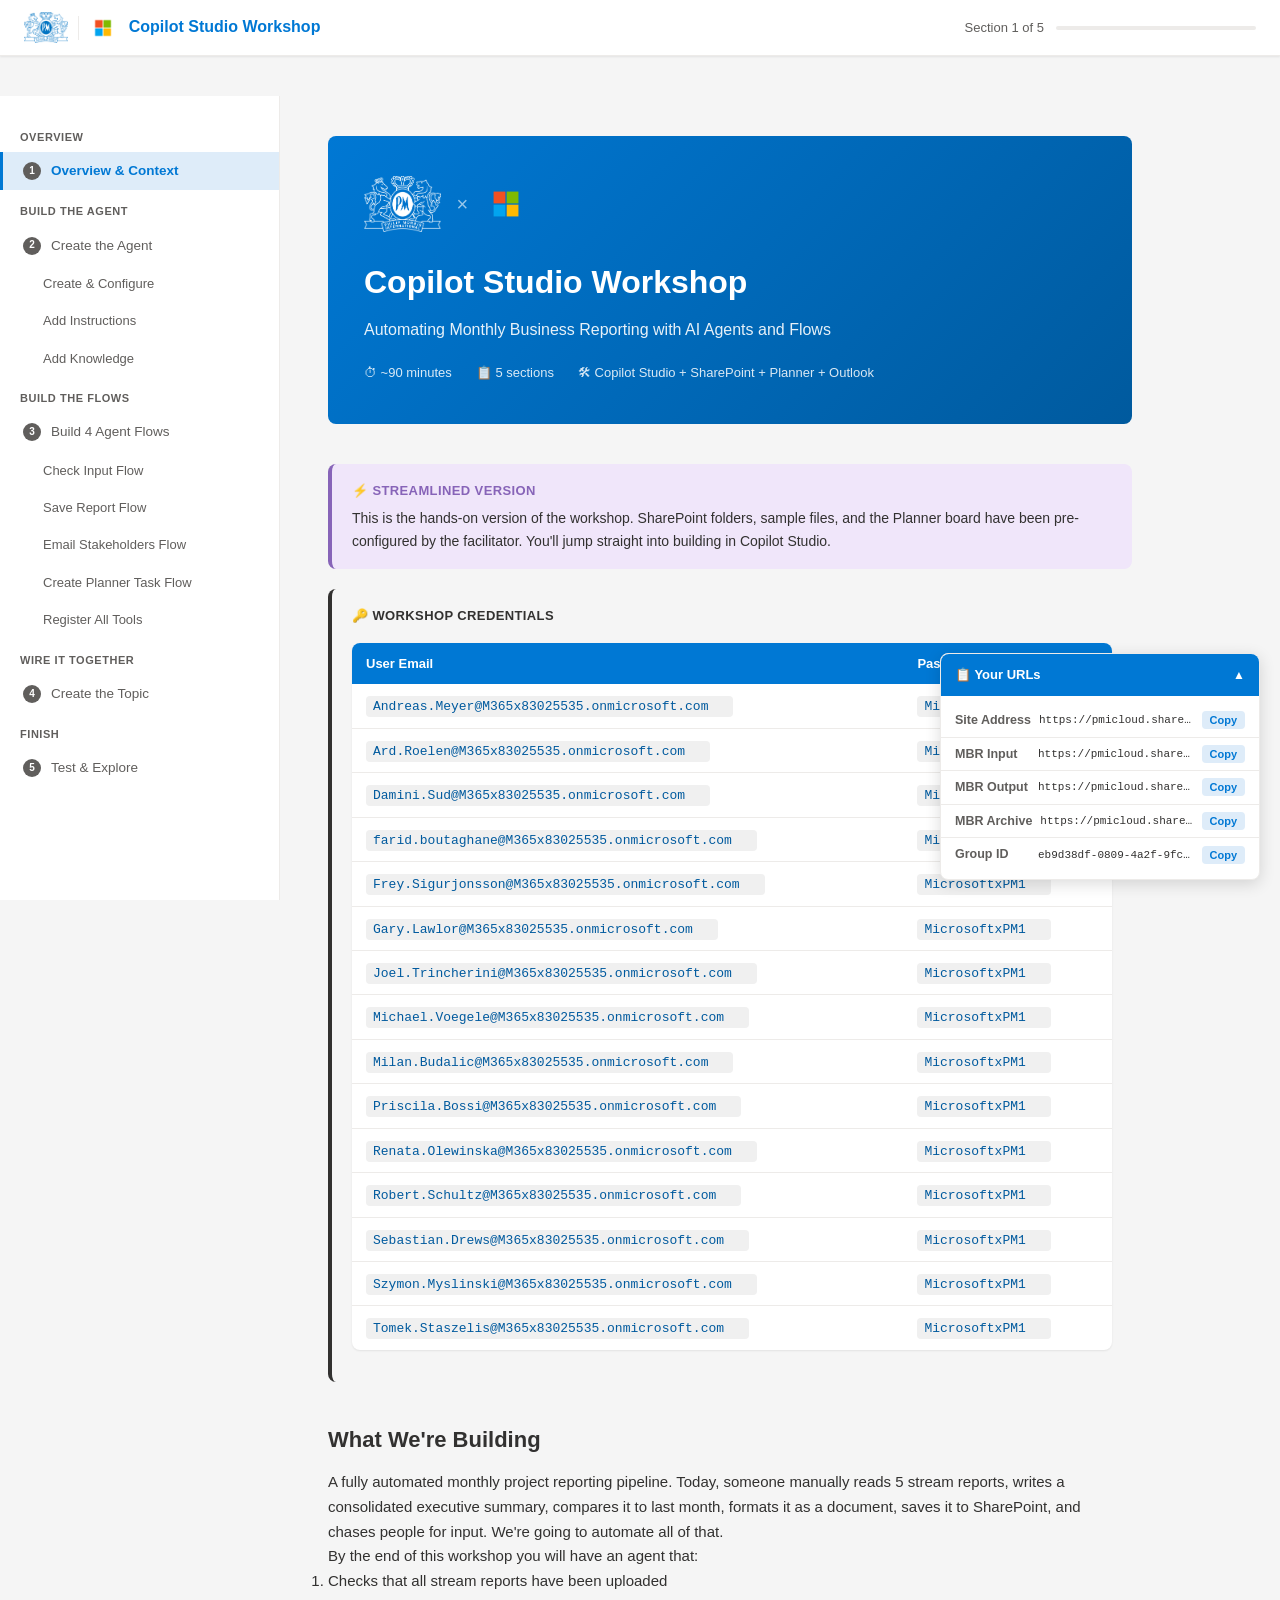
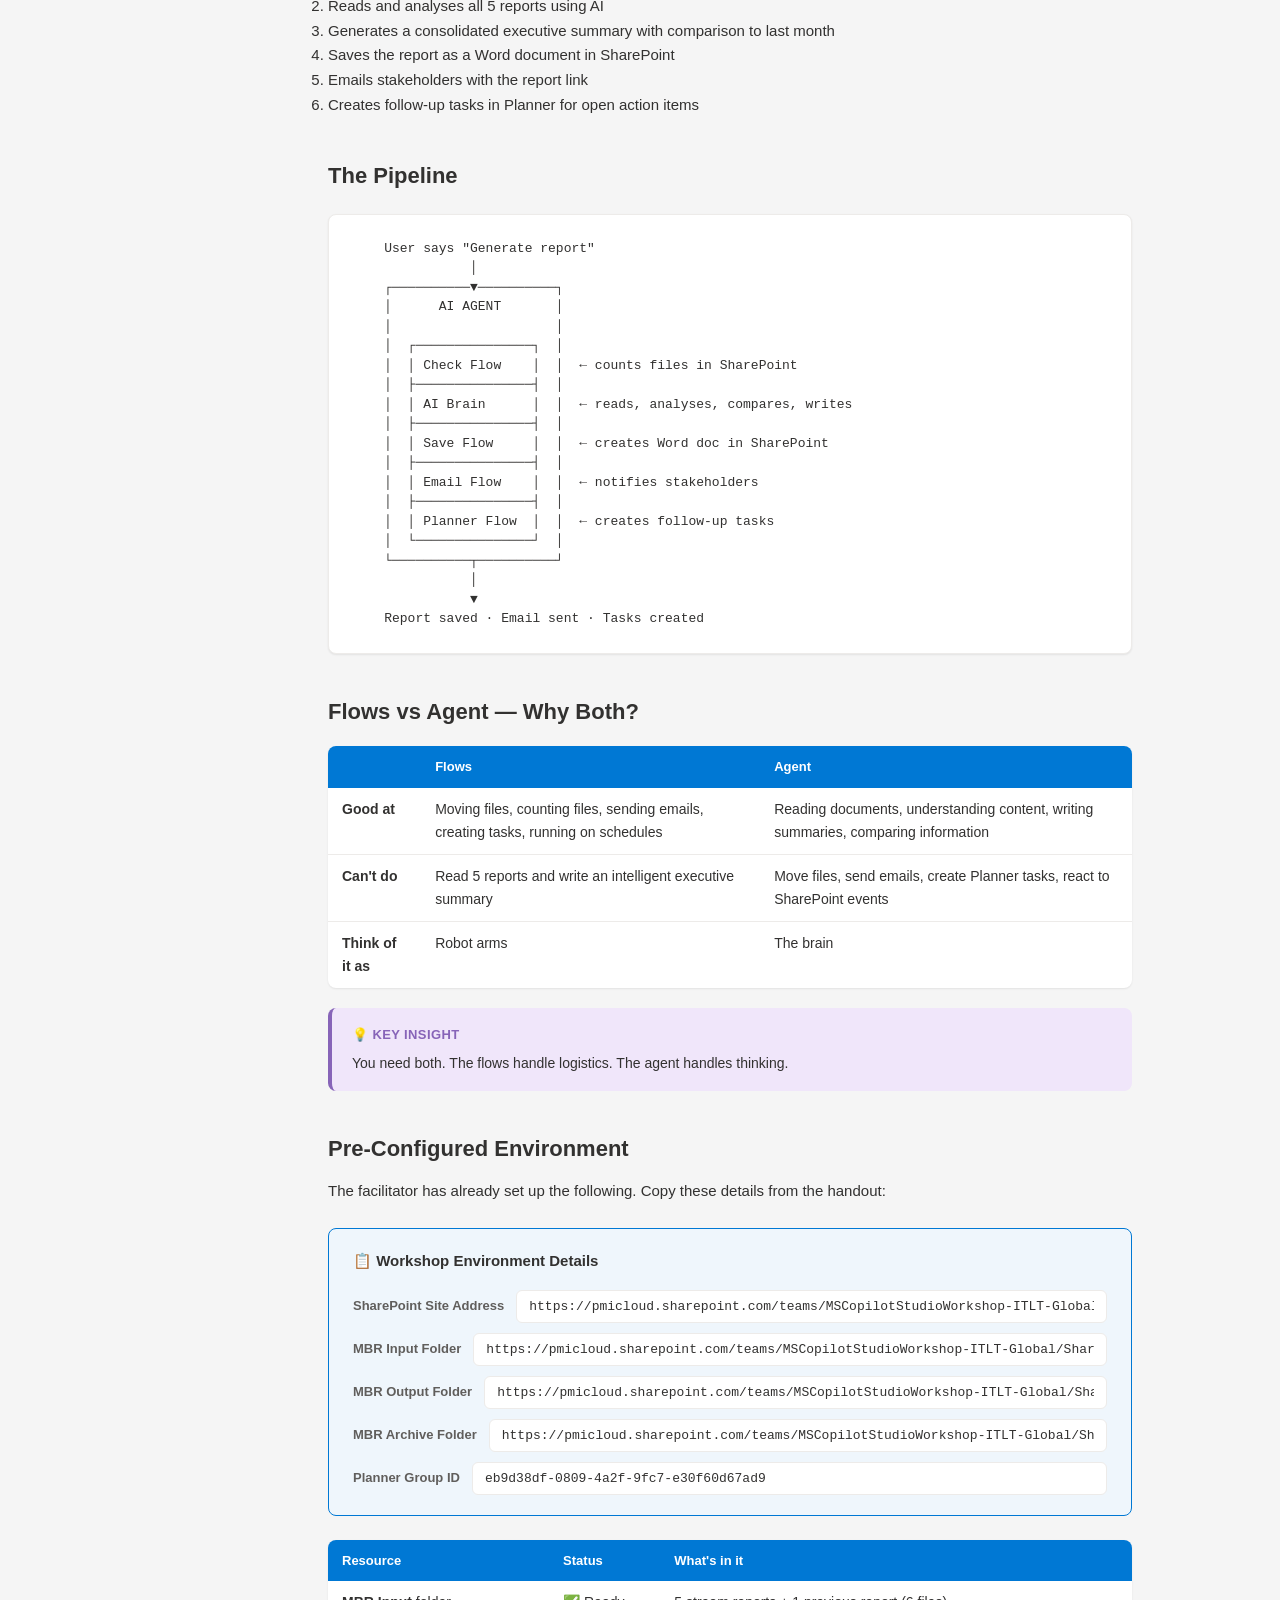
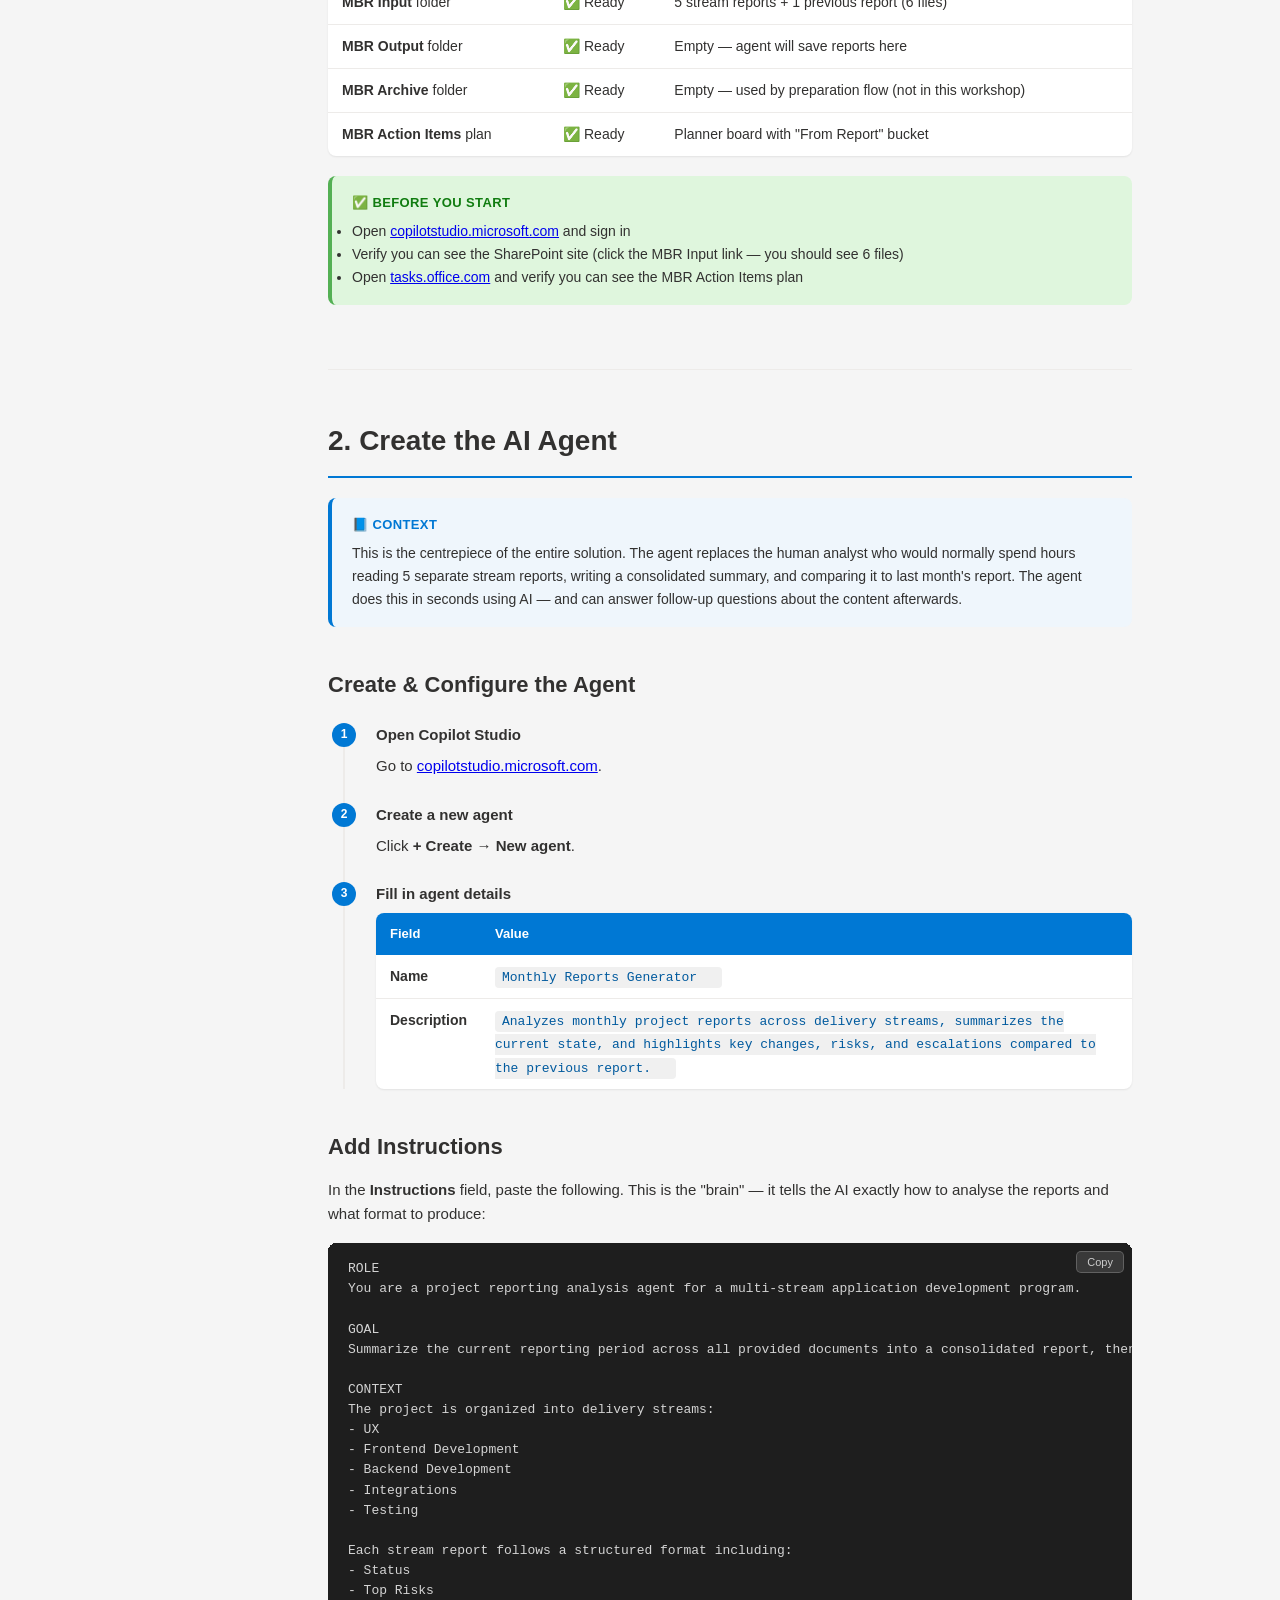
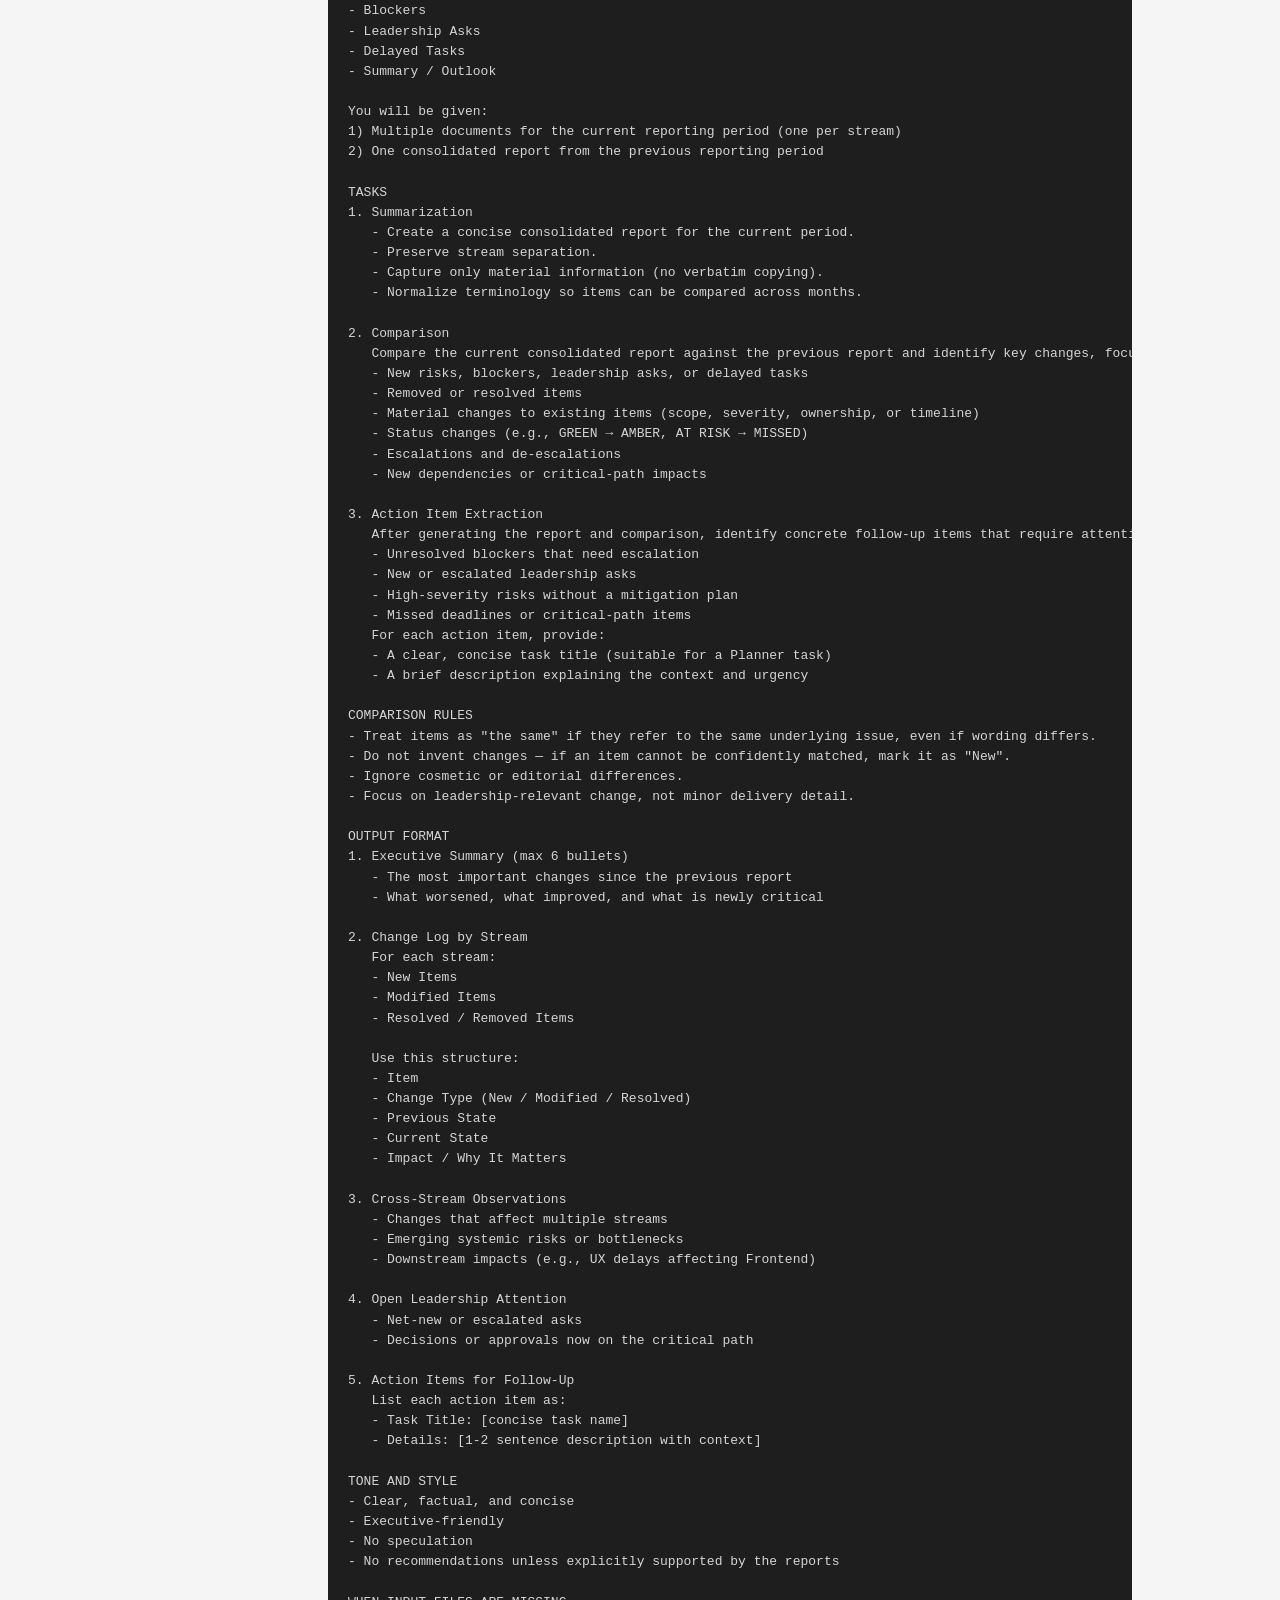
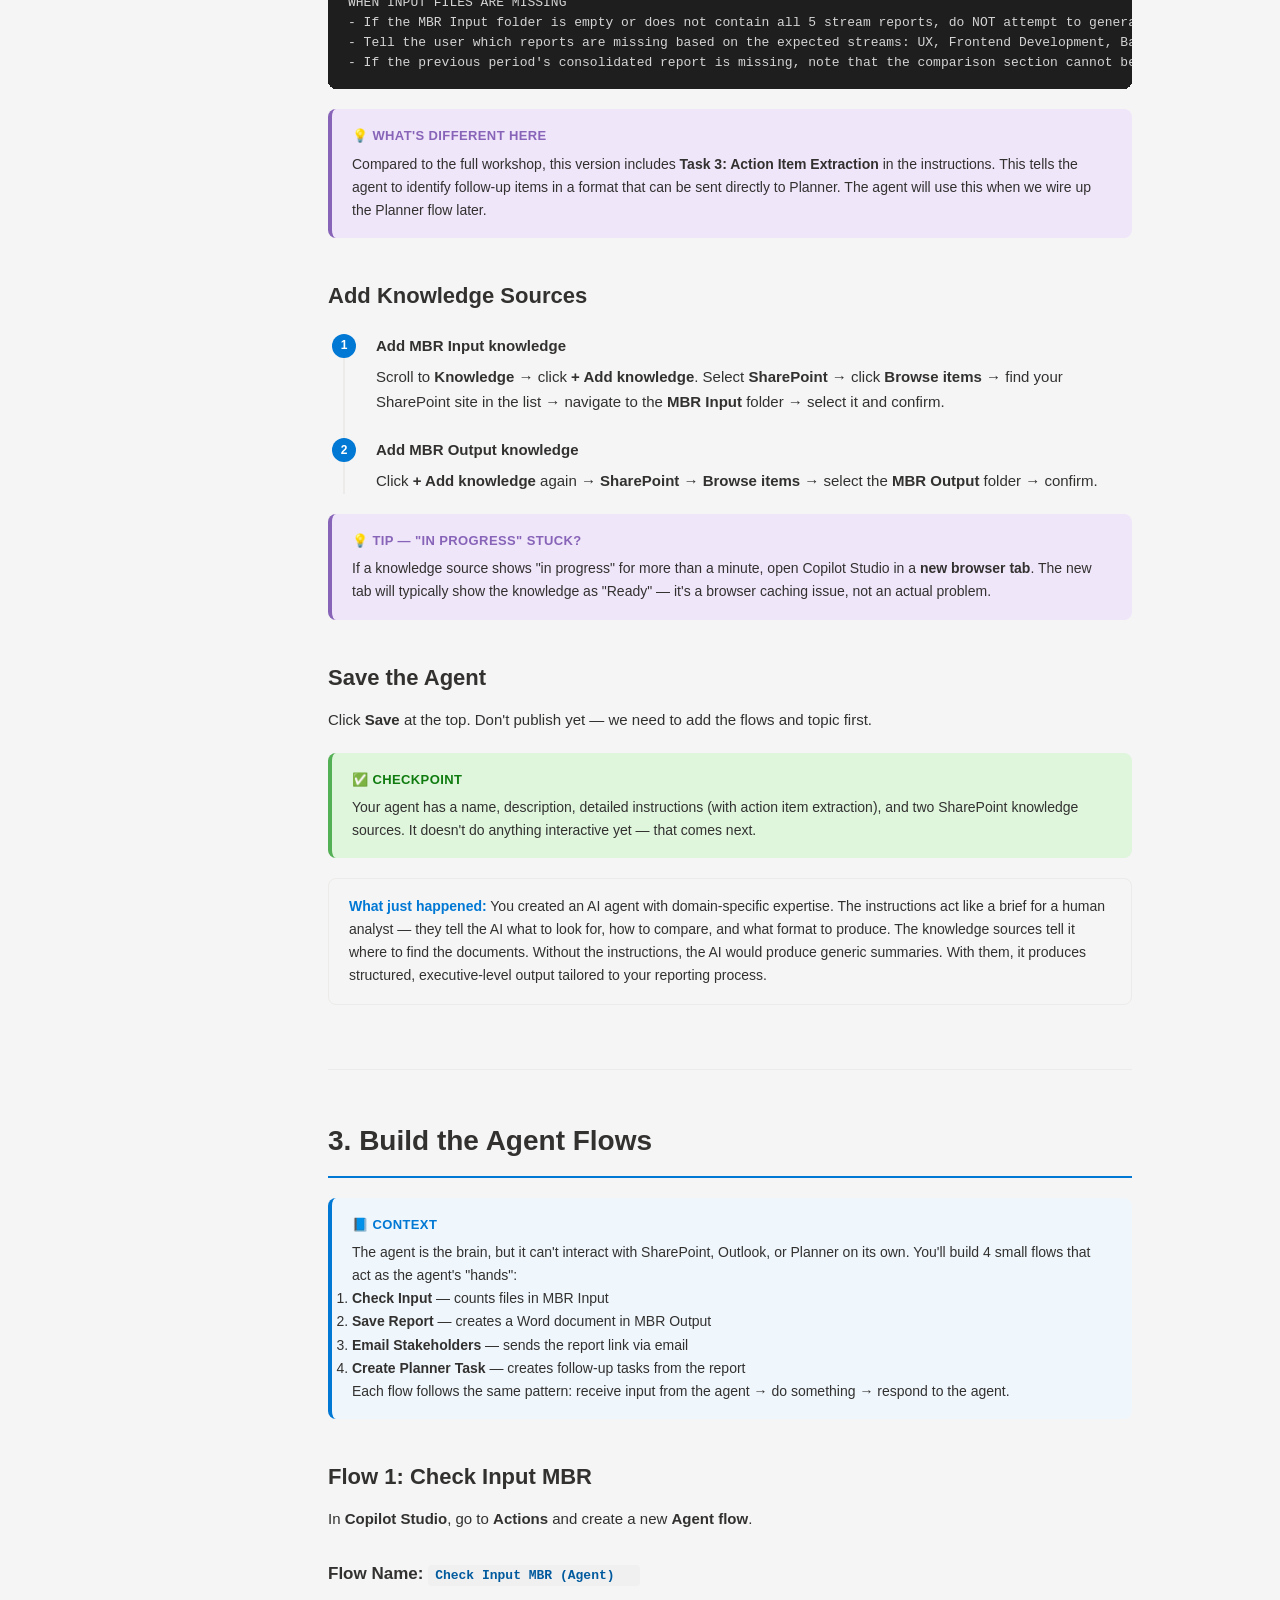
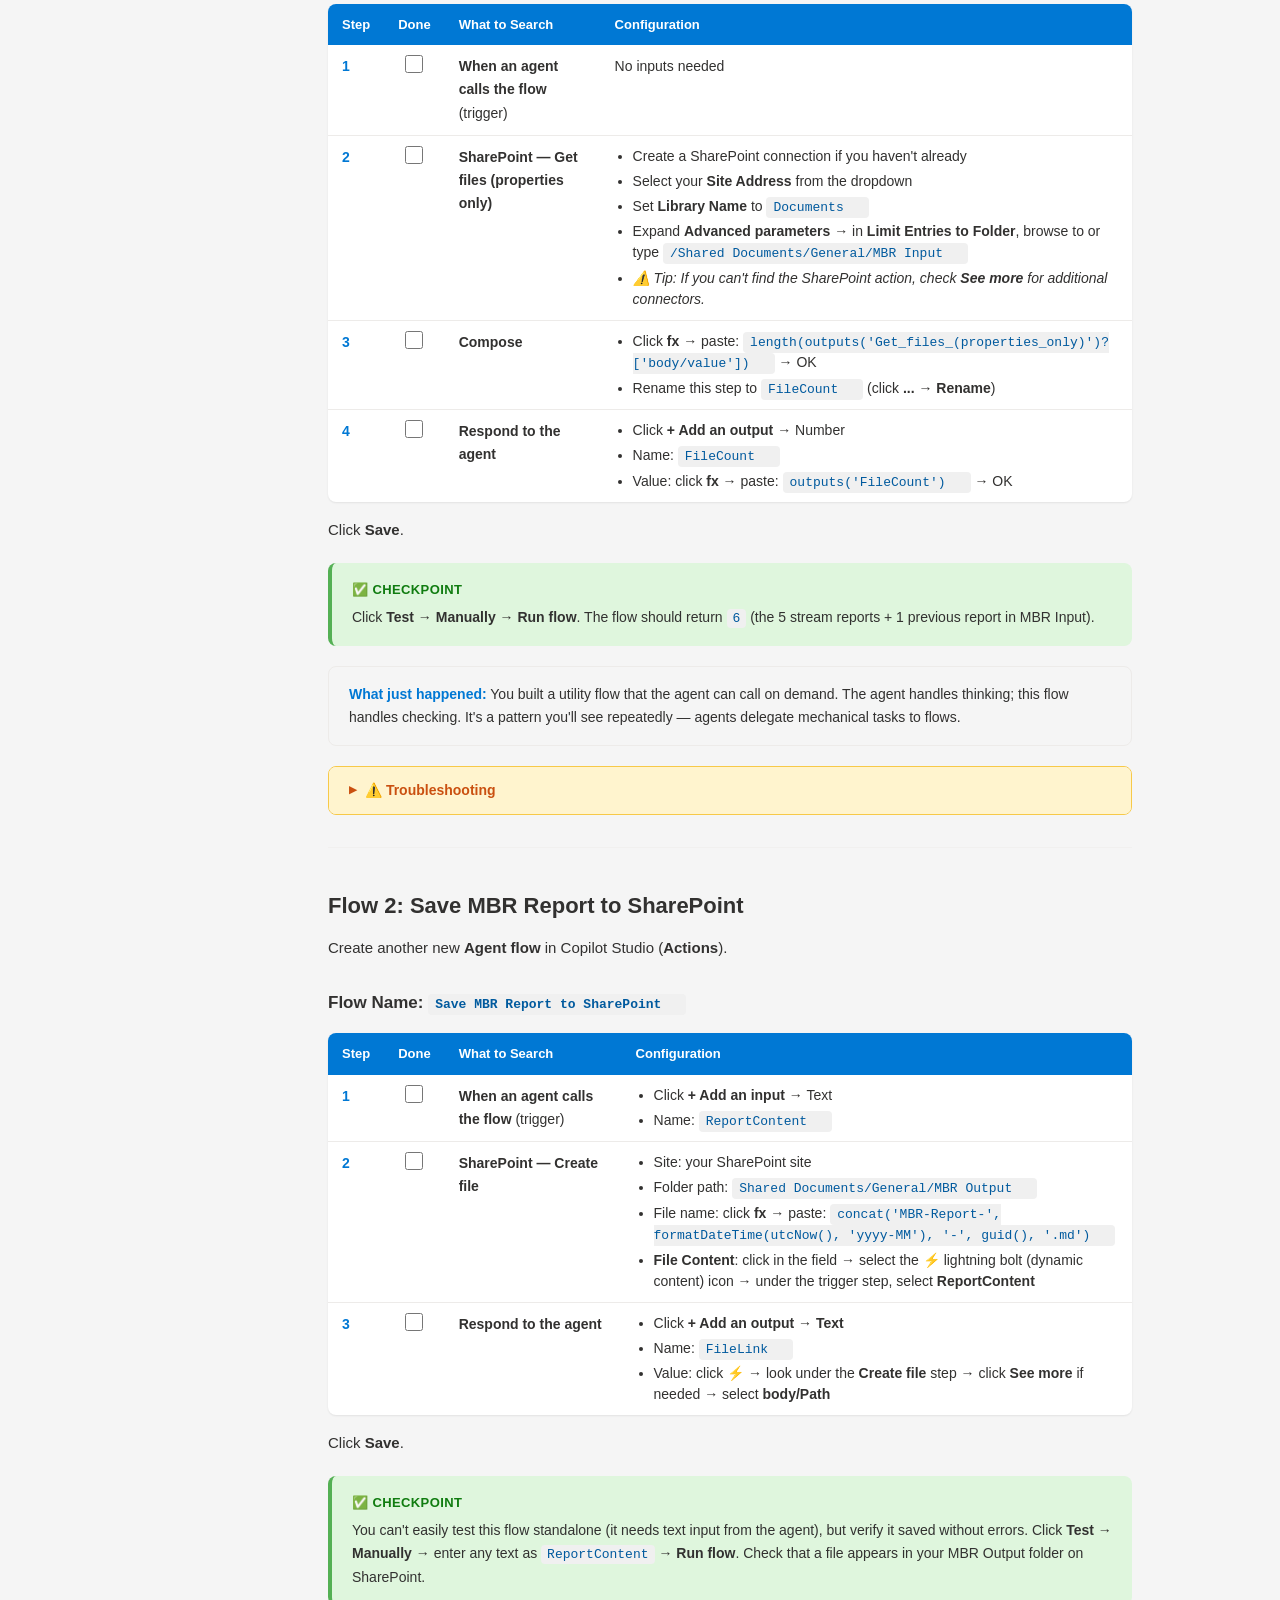
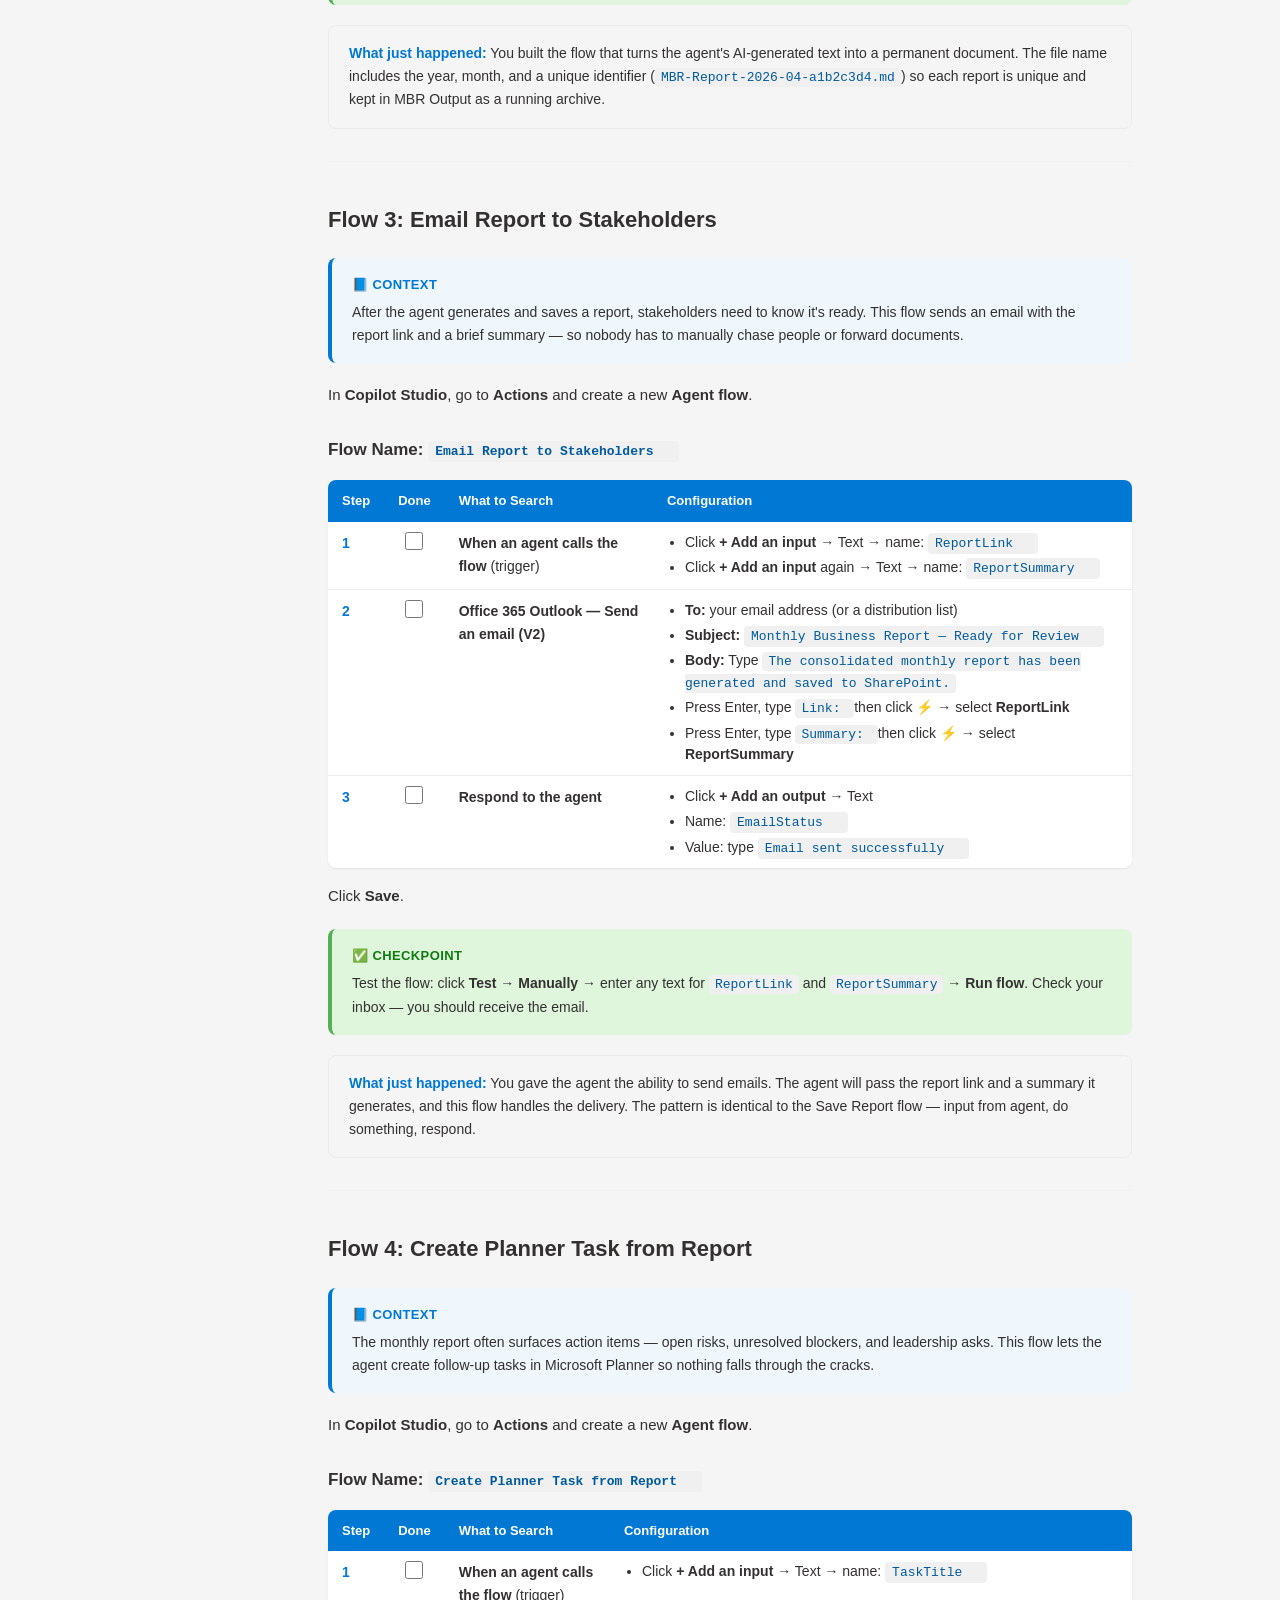
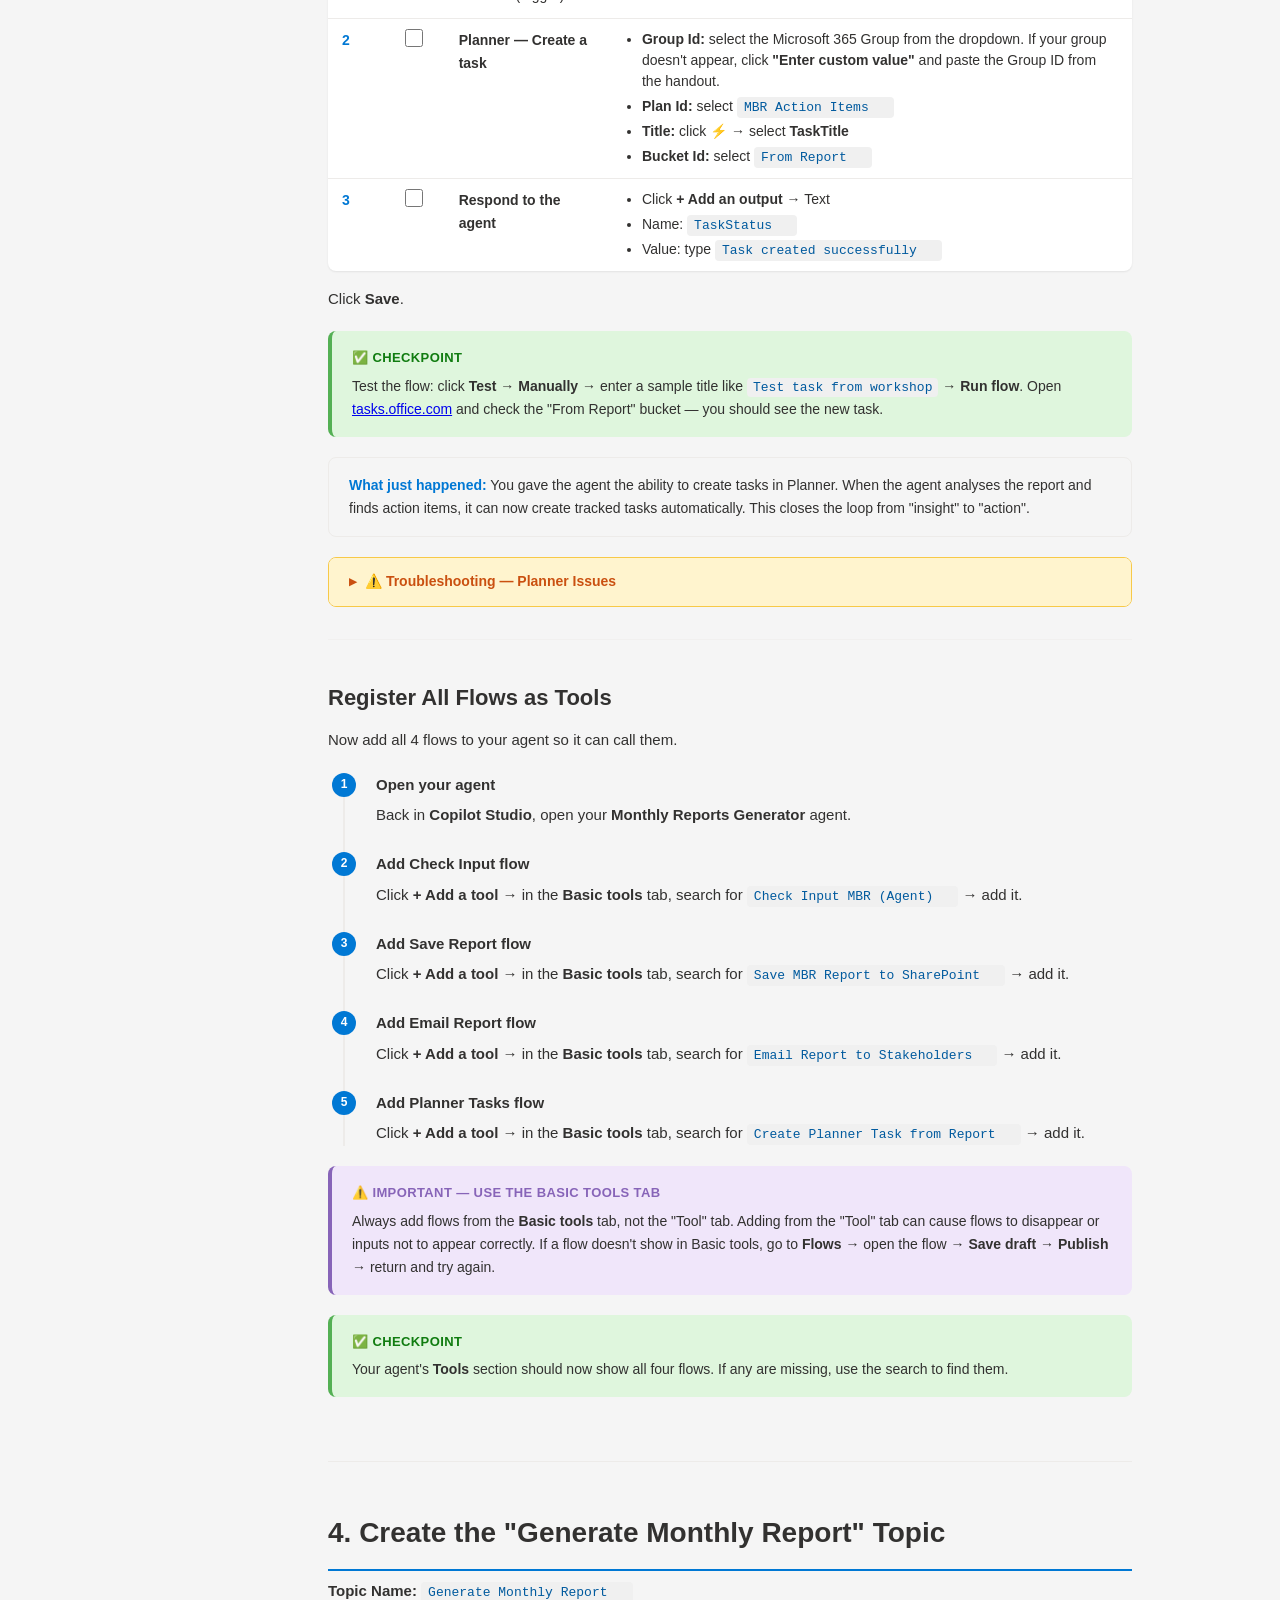
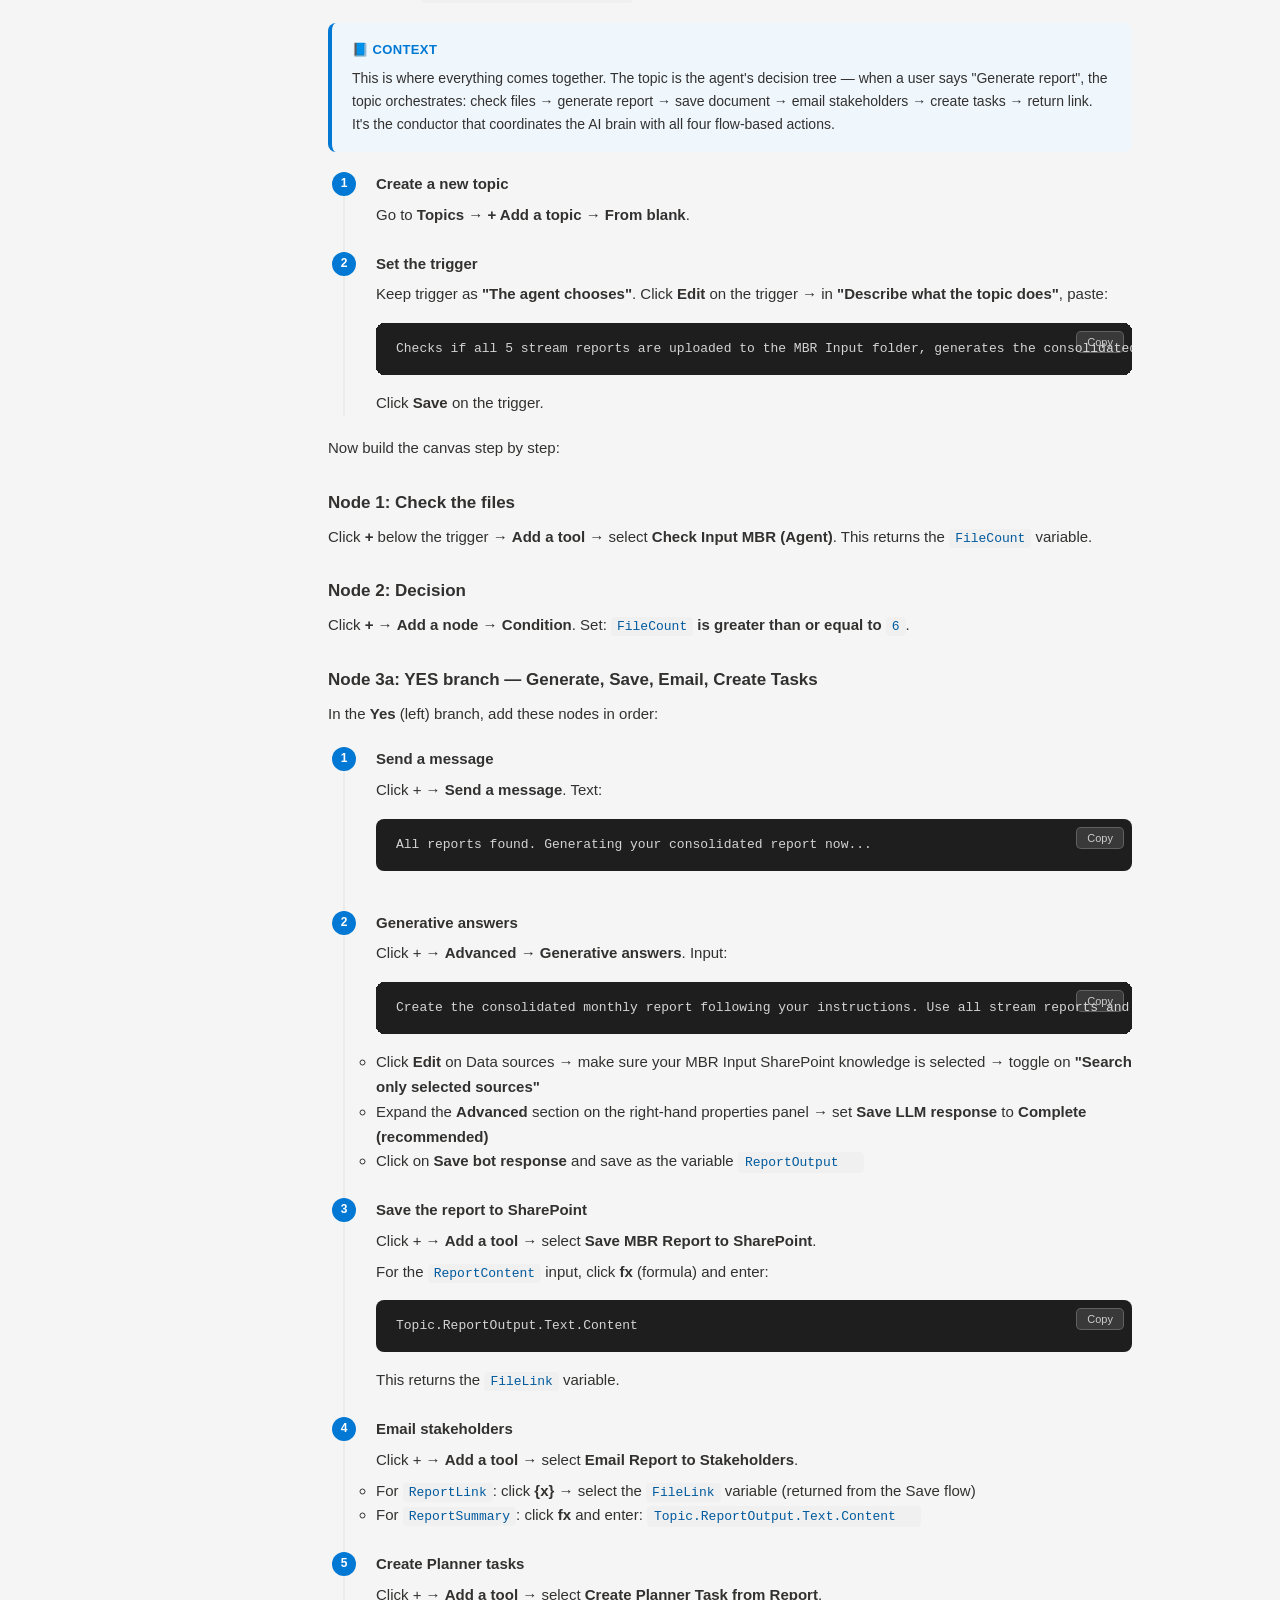
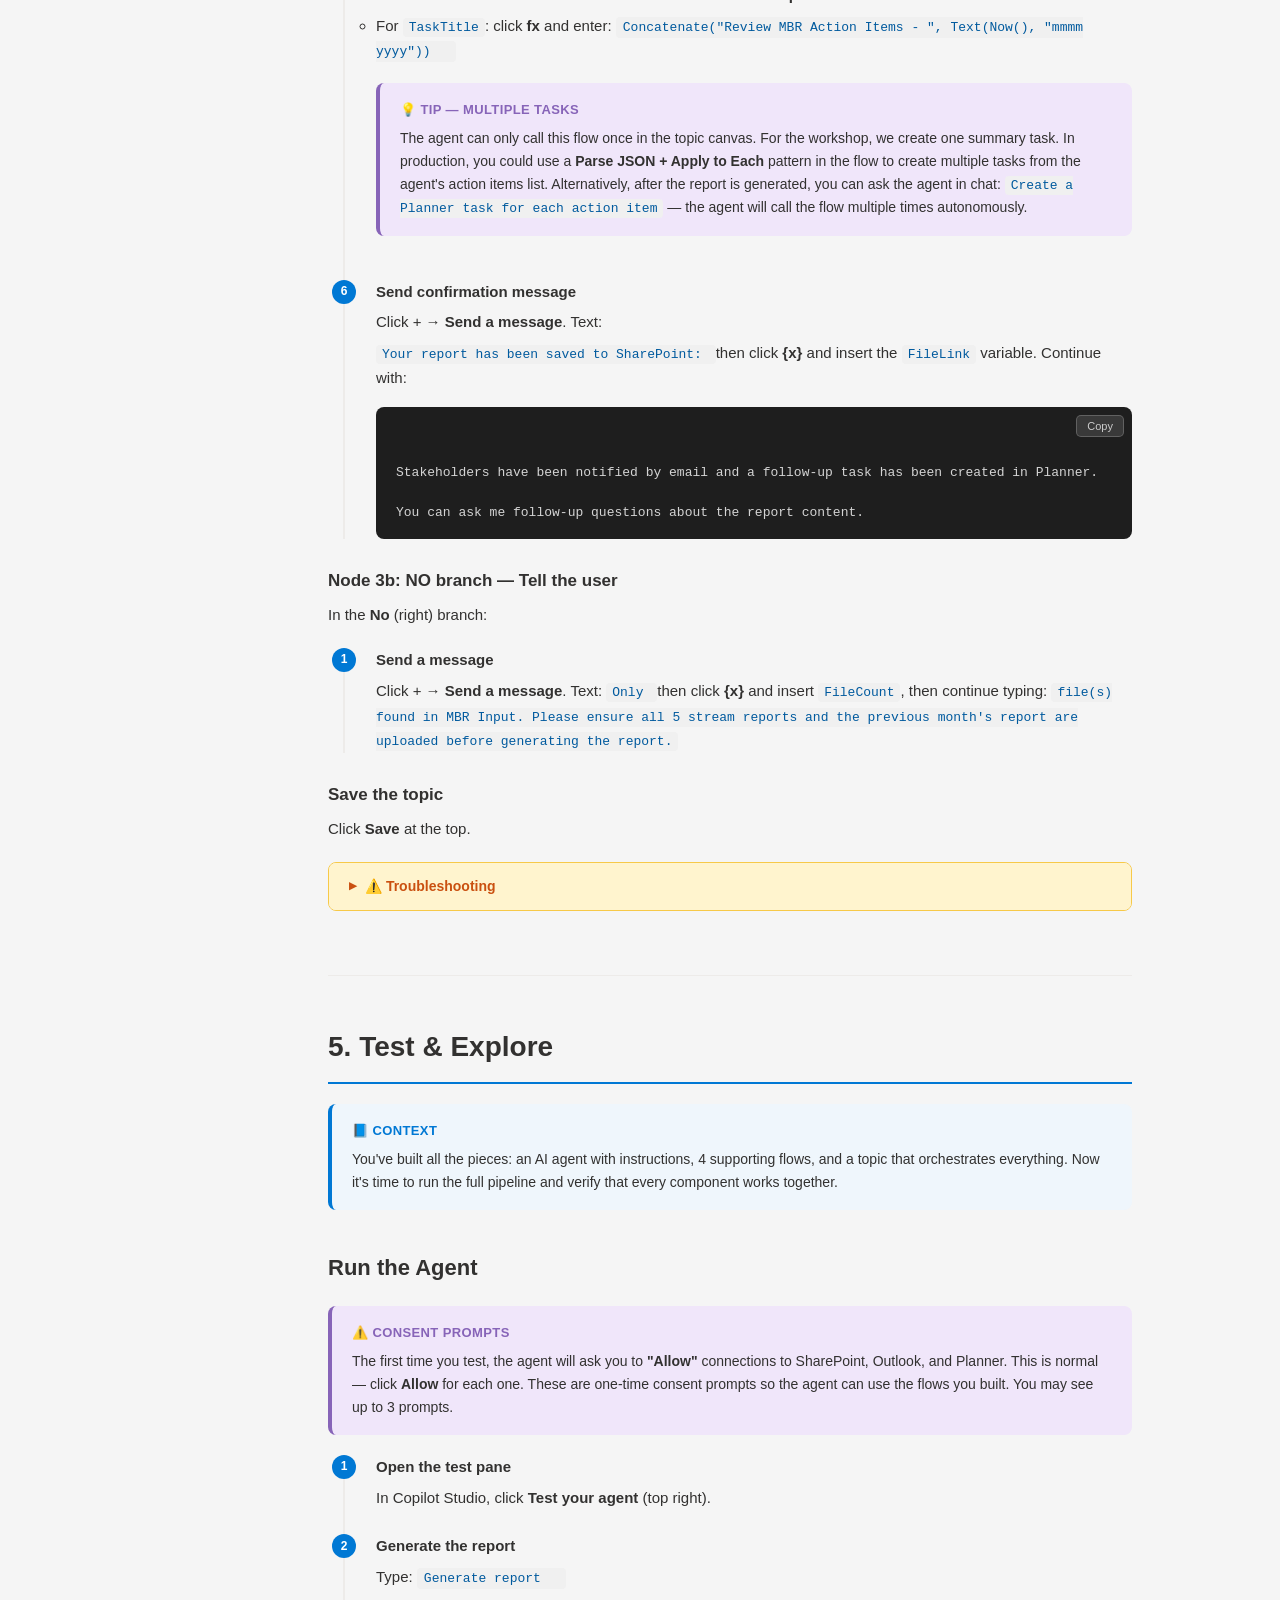
<file: site/streamlined.html>
<!DOCTYPE html>
<html lang="en">
<head>
  <meta charset="UTF-8">
  <meta name="viewport" content="width=device-width, initial-scale=1.0">
  <title>Copilot Studio Workshop — Streamlined (90 min)</title>
  <link rel="stylesheet" href="styles.css">
</head>
<body>

<!-- ========== HEADER ========== -->
<header class="site-header">
  <div class="header-content">
    <div class="header-title">
      <div class="header-logos">
        <img src="images/PMI_LOGO.png" alt="PMI" class="header-logo pmi-logo">
        <span class="logo-divider"></span>
        <img src="images/MSFT_LOGO.webp" alt="Microsoft" class="header-logo msft-logo">
      </div>
      Copilot Studio Workshop
    </div>
    <button class="menu-toggle" aria-label="Toggle navigation">☰</button>
    <div class="header-progress">
      <span class="progress-text">Section 1 of 5</span>
      <div class="progress-bar-container"><div class="progress-bar-fill"></div></div>
    </div>
  </div>
</header>

<!-- ========== TAB BAR (hidden) ========== -->
<!--
<div class="tab-bar">
  <a href="index.html" class="tab-link">Full Workshop (3–4 hrs)</a>
  <a href="streamlined.html" class="tab-link active">Streamlined Workshop (90 min)</a>
</div>
-->

<!-- ========== SIDEBAR ========== -->
<nav class="sidebar" aria-label="Workshop navigation">
  <ul class="sidebar-nav">
    <li><span class="nav-group-label">Overview</span></li>
    <li><a href="#overview"><span class="nav-icon">1</span> Overview &amp; Context</a></li>

    <li><span class="nav-group-label">Build the Agent</span></li>
    <li><a href="#create-agent"><span class="nav-icon">2</span> Create the Agent</a></li>
    <li>
      <ul class="nav-sub">
        <li><a href="#s2-create">Create &amp; Configure</a></li>
        <li><a href="#s2-instructions">Add Instructions</a></li>
        <li><a href="#s2-knowledge">Add Knowledge</a></li>
      </ul>
    </li>

    <li><span class="nav-group-label">Build the Flows</span></li>
    <li><a href="#build-flows"><span class="nav-icon">3</span> Build 4 Agent Flows</a></li>
    <li>
      <ul class="nav-sub">
        <li><a href="#f1-check">Check Input Flow</a></li>
        <li><a href="#f2-save">Save Report Flow</a></li>
        <li><a href="#f3-email">Email Stakeholders Flow</a></li>
        <li><a href="#f4-planner">Create Planner Task Flow</a></li>
        <li><a href="#f5-register">Register All Tools</a></li>
      </ul>
    </li>

    <li><span class="nav-group-label">Wire It Together</span></li>
    <li><a href="#topic"><span class="nav-icon">4</span> Create the Topic</a></li>

    <li><span class="nav-group-label">Finish</span></li>
    <li><a href="#test"><span class="nav-icon">5</span> Test &amp; Explore</a></li>
  </ul>
</nav>

<!-- ========== MAIN CONTENT ========== -->
<main class="main-content">

<!-- ============================== -->
<!-- SECTION 1: OVERVIEW            -->
<!-- ============================== -->
<section class="workshop-section" id="overview">

  <div class="hero">
    <div class="hero-logos">
      <img src="images/PMI_LOGO.png" alt="Philip Morris International" class="hero-logo pmi-hero-logo">
      <span class="hero-logo-x">×</span>
      <img src="images/MSFT_LOGO.webp" alt="Microsoft" class="hero-logo msft-hero-logo">
    </div>
    <h1>Copilot Studio Workshop</h1>
    <p>Automating Monthly Business Reporting with AI Agents and Flows</p>
    <div class="hero-meta">
      <span>⏱ ~90 minutes</span>
      <span>📋 5 sections</span>
      <span>🛠 Copilot Studio + SharePoint + Planner + Outlook</span>
    </div>
  </div>

  <div class="callout tip">
    <div class="callout-title">⚡ Streamlined Version</div>
    This is the hands-on version of the workshop. SharePoint folders, sample files, and the Planner board have been pre-configured by the facilitator. You'll jump straight into building in Copilot Studio.
  </div>

  <div class="callout">
    <div class="callout-title">🔑 Workshop Credentials</div>
    <table>
      <thead><tr><th>User Email</th><th>Password</th></tr></thead>
      <tbody>
        <tr><td><code class="copyable">Andreas.Meyer@M365x83025535.onmicrosoft.com</code></td><td><code class="copyable">MicrosoftxPM1</code></td></tr>
        <tr><td><code class="copyable">Ard.Roelen@M365x83025535.onmicrosoft.com</code></td><td><code class="copyable">MicrosoftxPM1</code></td></tr>
        <tr><td><code class="copyable">Damini.Sud@M365x83025535.onmicrosoft.com</code></td><td><code class="copyable">MicrosoftxPM1</code></td></tr>
        <tr><td><code class="copyable">farid.boutaghane@M365x83025535.onmicrosoft.com</code></td><td><code class="copyable">MicrosoftxPM1</code></td></tr>
        <tr><td><code class="copyable">Frey.Sigurjonsson@M365x83025535.onmicrosoft.com</code></td><td><code class="copyable">MicrosoftxPM1</code></td></tr>
        <tr><td><code class="copyable">Gary.Lawlor@M365x83025535.onmicrosoft.com</code></td><td><code class="copyable">MicrosoftxPM1</code></td></tr>
        <tr><td><code class="copyable">Joel.Trincherini@M365x83025535.onmicrosoft.com</code></td><td><code class="copyable">MicrosoftxPM1</code></td></tr>
        <tr><td><code class="copyable">Michael.Voegele@M365x83025535.onmicrosoft.com</code></td><td><code class="copyable">MicrosoftxPM1</code></td></tr>
        <tr><td><code class="copyable">Milan.Budalic@M365x83025535.onmicrosoft.com</code></td><td><code class="copyable">MicrosoftxPM1</code></td></tr>
        <tr><td><code class="copyable">Priscila.Bossi@M365x83025535.onmicrosoft.com</code></td><td><code class="copyable">MicrosoftxPM1</code></td></tr>
        <tr><td><code class="copyable">Renata.Olewinska@M365x83025535.onmicrosoft.com</code></td><td><code class="copyable">MicrosoftxPM1</code></td></tr>
        <tr><td><code class="copyable">Robert.Schultz@M365x83025535.onmicrosoft.com</code></td><td><code class="copyable">MicrosoftxPM1</code></td></tr>
        <tr><td><code class="copyable">Sebastian.Drews@M365x83025535.onmicrosoft.com</code></td><td><code class="copyable">MicrosoftxPM1</code></td></tr>
        <tr><td><code class="copyable">Szymon.Myslinski@M365x83025535.onmicrosoft.com</code></td><td><code class="copyable">MicrosoftxPM1</code></td></tr>
        <tr><td><code class="copyable">Tomek.Staszelis@M365x83025535.onmicrosoft.com</code></td><td><code class="copyable">MicrosoftxPM1</code></td></tr>
      </tbody>
    </table>
  </div>

  <h2>What We're Building</h2>
  <p>A fully automated monthly project reporting pipeline. Today, someone manually reads 5 stream reports, writes a consolidated executive summary, compares it to last month, formats it as a document, saves it to SharePoint, and chases people for input. We're going to automate all of that.</p>

  <p>By the end of this workshop you will have an agent that:</p>
  <ol>
    <li>Checks that all stream reports have been uploaded</li>
    <li>Reads and analyses all 5 reports using AI</li>
    <li>Generates a consolidated executive summary with comparison to last month</li>
    <li>Saves the report as a Word document in SharePoint</li>
    <li>Emails stakeholders with the report link</li>
    <li>Creates follow-up tasks in Planner for open action items</li>
  </ol>

  <h2>The Pipeline</h2>
  <div class="diagram">
<pre>
    User says "Generate report"
               │
    ┌──────────▼──────────┐
    │      AI AGENT       │
    │                     │
    │  ┌───────────────┐  │
    │  │ Check Flow    │  │  ← counts files in SharePoint
    │  ├───────────────┤  │
    │  │ AI Brain      │  │  ← reads, analyses, compares, writes
    │  ├───────────────┤  │
    │  │ Save Flow     │  │  ← creates Word doc in SharePoint
    │  ├───────────────┤  │
    │  │ Email Flow    │  │  ← notifies stakeholders
    │  ├───────────────┤  │
    │  │ Planner Flow  │  │  ← creates follow-up tasks
    │  └───────────────┘  │
    └──────────┬──────────┘
               │
               ▼
    Report saved · Email sent · Tasks created
</pre>
  </div>

  <h2>Flows vs Agent — Why Both?</h2>
  <table>
    <thead><tr><th></th><th>Flows</th><th>Agent</th></tr></thead>
    <tbody>
      <tr><td><strong>Good at</strong></td><td>Moving files, counting files, sending emails, creating tasks, running on schedules</td><td>Reading documents, understanding content, writing summaries, comparing information</td></tr>
      <tr><td><strong>Can't do</strong></td><td>Read 5 reports and write an intelligent executive summary</td><td>Move files, send emails, create Planner tasks, react to SharePoint events</td></tr>
      <tr><td><strong>Think of it as</strong></td><td>Robot arms</td><td>The brain</td></tr>
    </tbody>
  </table>

  <div class="callout tip">
    <div class="callout-title">💡 Key Insight</div>
    You need both. The flows handle logistics. The agent handles thinking.
  </div>

  <h2>Pre-Configured Environment</h2>
  <p>The facilitator has already set up the following. Copy these details from the handout:</p>

  <div class="url-reference-box">
    <h3>📋 Workshop Environment Details</h3>
    <div class="url-input-group">
      <label for="url-site">SharePoint Site Address</label>
      <input type="url" id="url-site" class="url-input" value="https://pmicloud.sharepoint.com/teams/MSCopilotStudioWorkshop-ITLT-Global">
    </div>
    <div class="url-input-group">
      <label for="url-input">MBR Input Folder</label>
      <input type="url" id="url-input" class="url-input" value="https://pmicloud.sharepoint.com/teams/MSCopilotStudioWorkshop-ITLT-Global/Shared%20Documents/General/MBR%20Input">
    </div>
    <div class="url-input-group">
      <label for="url-output">MBR Output Folder</label>
      <input type="url" id="url-output" class="url-input" value="https://pmicloud.sharepoint.com/teams/MSCopilotStudioWorkshop-ITLT-Global/Shared%20Documents/General/MBR%20Output">
    </div>
    <div class="url-input-group">
      <label for="url-archive">MBR Archive Folder</label>
      <input type="url" id="url-archive" class="url-input" value="https://pmicloud.sharepoint.com/teams/MSCopilotStudioWorkshop-ITLT-Global/Shared%20Documents/General/MBR%20Archive">
    </div>
    <div class="url-input-group">
      <label for="url-planner-group">Planner Group ID</label>
      <input type="text" id="url-planner-group" class="url-input" value="eb9d38df-0809-4a2f-9fc7-e30f60d67ad9">
    </div>
  </div>

  <table>
    <thead><tr><th>Resource</th><th>Status</th><th>What's in it</th></tr></thead>
    <tbody>
      <tr><td><strong>MBR Input</strong> folder</td><td>✅ Ready</td><td>5 stream reports + 1 previous report (6 files)</td></tr>
      <tr><td><strong>MBR Output</strong> folder</td><td>✅ Ready</td><td>Empty — agent will save reports here</td></tr>
      <tr><td><strong>MBR Archive</strong> folder</td><td>✅ Ready</td><td>Empty — used by preparation flow (not in this workshop)</td></tr>
      <tr><td><strong>MBR Action Items</strong> plan</td><td>✅ Ready</td><td>Planner board with "From Report" bucket</td></tr>
    </tbody>
  </table>

  <div class="callout checkpoint">
    <div class="callout-title">✅ Before You Start</div>
    <ul>
      <li>Open <a href="https://copilotstudio.microsoft.com" target="_blank" rel="noopener">copilotstudio.microsoft.com</a> and sign in</li>
      <li>Verify you can see the SharePoint site (click the MBR Input link — you should see 6 files)</li>
      <li>Open <a href="https://tasks.office.com" target="_blank" rel="noopener">tasks.office.com</a> and verify you can see the MBR Action Items plan</li>
    </ul>
  </div>

</section>

<hr class="section-divider">

<!-- ============================== -->
<!-- SECTION 2: CREATE THE AGENT    -->
<!-- ============================== -->
<section class="workshop-section" id="create-agent">

  <h1>2. Create the AI Agent</h1>

  <div class="callout context">
    <div class="callout-title">📘 Context</div>
    This is the centrepiece of the entire solution. The agent replaces the human analyst who would normally spend hours reading 5 separate stream reports, writing a consolidated summary, and comparing it to last month's report. The agent does this in seconds using AI — and can answer follow-up questions about the content afterwards.
  </div>

  <!-- Create -->
  <h2 id="s2-create">Create &amp; Configure the Agent</h2>
  <ol class="steps">
    <li class="step">
      <div class="step-title">Open Copilot Studio</div>
      <p>Go to <a href="https://copilotstudio.microsoft.com" target="_blank" rel="noopener">copilotstudio.microsoft.com</a>.</p>
    </li>
    <li class="step">
      <div class="step-title">Create a new agent</div>
      <p>Click <strong>+ Create</strong> → <strong>New agent</strong>.</p>
    </li>
    <li class="step">
      <div class="step-title">Fill in agent details</div>
      <table>
        <thead><tr><th>Field</th><th>Value</th></tr></thead>
        <tbody>
          <tr><td><strong>Name</strong></td><td><code class="copyable">Monthly Reports Generator</code></td></tr>
          <tr><td><strong>Description</strong></td><td><code class="copyable">Analyzes monthly project reports across delivery streams, summarizes the current state, and highlights key changes, risks, and escalations compared to the previous report.</code></td></tr>
        </tbody>
      </table>
    </li>
  </ol>

  <!-- Instructions -->
  <h2 id="s2-instructions">Add Instructions</h2>
  <p>In the <strong>Instructions</strong> field, paste the following. This is the "brain" — it tells the AI exactly how to analyse the reports and what format to produce:</p>

  <div class="code-block">
    <button class="copy-btn">Copy</button>
<pre><code>ROLE
You are a project reporting analysis agent for a multi-stream application development program.

GOAL
Summarize the current reporting period across all provided documents into a consolidated report, then compare that report to the previous period's report to identify key changes.

CONTEXT
The project is organized into delivery streams:
- UX
- Frontend Development
- Backend Development
- Integrations
- Testing

Each stream report follows a structured format including:
- Status
- Top Risks
- Blockers
- Leadership Asks
- Delayed Tasks
- Summary / Outlook

You will be given:
1) Multiple documents for the current reporting period (one per stream)
2) One consolidated report from the previous reporting period

TASKS
1. Summarization
   - Create a concise consolidated report for the current period.
   - Preserve stream separation.
   - Capture only material information (no verbatim copying).
   - Normalize terminology so items can be compared across months.

2. Comparison
   Compare the current consolidated report against the previous report and identify key changes, focusing on:
   - New risks, blockers, leadership asks, or delayed tasks
   - Removed or resolved items
   - Material changes to existing items (scope, severity, ownership, or timeline)
   - Status changes (e.g., GREEN → AMBER, AT RISK → MISSED)
   - Escalations and de-escalations
   - New dependencies or critical-path impacts

3. Action Item Extraction
   After generating the report and comparison, identify concrete follow-up items that require attention:
   - Unresolved blockers that need escalation
   - New or escalated leadership asks
   - High-severity risks without a mitigation plan
   - Missed deadlines or critical-path items
   For each action item, provide:
   - A clear, concise task title (suitable for a Planner task)
   - A brief description explaining the context and urgency

COMPARISON RULES
- Treat items as "the same" if they refer to the same underlying issue, even if wording differs.
- Do not invent changes — if an item cannot be confidently matched, mark it as "New".
- Ignore cosmetic or editorial differences.
- Focus on leadership-relevant change, not minor delivery detail.

OUTPUT FORMAT
1. Executive Summary (max 6 bullets)
   - The most important changes since the previous report
   - What worsened, what improved, and what is newly critical

2. Change Log by Stream
   For each stream:
   - New Items
   - Modified Items
   - Resolved / Removed Items

   Use this structure:
   - Item
   - Change Type (New / Modified / Resolved)
   - Previous State
   - Current State
   - Impact / Why It Matters

3. Cross-Stream Observations
   - Changes that affect multiple streams
   - Emerging systemic risks or bottlenecks
   - Downstream impacts (e.g., UX delays affecting Frontend)

4. Open Leadership Attention
   - Net-new or escalated asks
   - Decisions or approvals now on the critical path

5. Action Items for Follow-Up
   List each action item as:
   - Task Title: [concise task name]
   - Details: [1-2 sentence description with context]

TONE AND STYLE
- Clear, factual, and concise
- Executive-friendly
- No speculation
- No recommendations unless explicitly supported by the reports

WHEN INPUT FILES ARE MISSING
- If the MBR Input folder is empty or does not contain all 5 stream reports, do NOT attempt to generate a report.
- Tell the user which reports are missing based on the expected streams: UX, Frontend Development, Backend Development, Integrations, Testing.
- If the previous period's consolidated report is missing, note that the comparison section cannot be generated but the summarization can still proceed if all 5 current stream reports are present.</code></pre>
  </div>

  <div class="callout tip">
    <div class="callout-title">💡 What's different here</div>
    Compared to the full workshop, this version includes <strong>Task 3: Action Item Extraction</strong> in the instructions. This tells the agent to identify follow-up items in a format that can be sent directly to Planner. The agent will use this when we wire up the Planner flow later.
  </div>

  <!-- Knowledge -->
  <h2 id="s2-knowledge">Add Knowledge Sources</h2>
  <ol class="steps">
    <li class="step">
      <div class="step-title">Add MBR Input knowledge</div>
      <p>Scroll to <strong>Knowledge</strong> → click <strong>+ Add knowledge</strong>. Select <strong>SharePoint</strong> → click <strong>Browse items</strong> → find your SharePoint site in the list → navigate to the <strong>MBR Input</strong> folder → select it and confirm.</p>
    </li>
    <li class="step">
      <div class="step-title">Add MBR Output knowledge</div>
      <p>Click <strong>+ Add knowledge</strong> again → <strong>SharePoint</strong> → <strong>Browse items</strong> → select the <strong>MBR Output</strong> folder → confirm.</p>
    </li>
  </ol>

  <div class="callout tip">
    <div class="callout-title">💡 Tip — "In progress" stuck?</div>
    If a knowledge source shows "in progress" for more than a minute, open Copilot Studio in a <strong>new browser tab</strong>. The new tab will typically show the knowledge as "Ready" — it's a browser caching issue, not an actual problem.
  </div>

  <h2>Save the Agent</h2>
  <p>Click <strong>Save</strong> at the top. Don't publish yet — we need to add the flows and topic first.</p>

  <div class="callout checkpoint">
    <div class="callout-title">✅ Checkpoint</div>
    Your agent has a name, description, detailed instructions (with action item extraction), and two SharePoint knowledge sources. It doesn't do anything interactive yet — that comes next.
  </div>

  <div class="what-happened">
    <strong>What just happened:</strong> You created an AI agent with domain-specific expertise. The instructions act like a brief for a human analyst — they tell the AI what to look for, how to compare, and what format to produce. The knowledge sources tell it where to find the documents. Without the instructions, the AI would produce generic summaries. With them, it produces structured, executive-level output tailored to your reporting process.
  </div>

</section>

<hr class="section-divider">

<!-- ============================== -->
<!-- SECTION 3: BUILD THE FLOWS     -->
<!-- ============================== -->
<section class="workshop-section" id="build-flows">

  <h1>3. Build the Agent Flows</h1>

  <div class="callout context">
    <div class="callout-title">📘 Context</div>
    The agent is the brain, but it can't interact with SharePoint, Outlook, or Planner on its own. You'll build 4 small flows that act as the agent's "hands":
    <ol>
      <li><strong>Check Input</strong> — counts files in MBR Input</li>
      <li><strong>Save Report</strong> — creates a Word document in MBR Output</li>
      <li><strong>Email Stakeholders</strong> — sends the report link via email</li>
      <li><strong>Create Planner Task</strong> — creates follow-up tasks from the report</li>
    </ol>
    Each flow follows the same pattern: receive input from the agent → do something → respond to the agent.
  </div>

  <!-- Flow 1: Check Input -->
  <h2 id="f1-check">Flow 1: Check Input MBR</h2>

  <p>In <strong>Copilot Studio</strong>, go to <strong>Actions</strong> and create a new <strong>Agent flow</strong>.</p>

  <h3>Flow Name: <code class="copyable">Check Input MBR (Agent)</code></h3>

  <table class="flow-steps">
    <thead><tr><th>Step</th><th>What to Search</th><th>Configuration</th></tr></thead>
    <tbody>
      <tr><td>1</td><td><strong>When an agent calls the flow</strong> (trigger)</td><td>No inputs needed</td></tr>
      <tr><td>2</td><td><strong>SharePoint — Get files (properties only)</strong></td><td>
        <ul>
          <li>Create a SharePoint connection if you haven't already</li>
          <li>Select your <strong>Site Address</strong> from the dropdown</li>
          <li>Set <strong>Library Name</strong> to <code class="copyable">Documents</code></li>
          <li>Expand <strong>Advanced parameters</strong> → in <strong>Limit Entries to Folder</strong>, browse to or type <code class="copyable">/Shared Documents/General/MBR Input</code></li>
          <li><em>⚠️ Tip: If you can't find the SharePoint action, check <strong>See more</strong> for additional connectors.</em></li>
        </ul>
      </td></tr>
      <tr><td>3</td><td><strong>Compose</strong></td><td>
        <ul>
          <li>Click <strong>fx</strong> → paste: <code class="copyable">length(outputs('Get_files_(properties_only)')?['body/value'])</code> → OK</li>
          <li>Rename this step to <code class="copyable">FileCount</code> (click <strong>...</strong> → <strong>Rename</strong>)</li>
        </ul>
      </td></tr>
      <tr><td>4</td><td><strong>Respond to the agent</strong></td><td>
        <ul>
          <li>Click <strong>+ Add an output</strong> → Number</li>
          <li>Name: <code class="copyable">FileCount</code></li>
          <li>Value: click <strong>fx</strong> → paste: <code class="copyable">outputs('FileCount')</code> → OK</li>
        </ul>
      </td></tr>
    </tbody>
  </table>

  <p>Click <strong>Save</strong>.</p>

  <div class="callout checkpoint">
    <div class="callout-title">✅ Checkpoint</div>
    Click <strong>Test</strong> → <strong>Manually</strong> → <strong>Run flow</strong>. The flow should return <code>6</code> (the 5 stream reports + 1 previous report in MBR Input).
  </div>

  <div class="what-happened">
    <strong>What just happened:</strong> You built a utility flow that the agent can call on demand. The agent handles thinking; this flow handles checking. It's a pattern you'll see repeatedly — agents delegate mechanical tasks to flows.
  </div>

  <details class="troubleshooting">
    <summary>⚠️ Troubleshooting</summary>
    <div class="troubleshooting-content">
      <p>If the flow fails when the folder is empty, the <code>length()</code> expression may be receiving null. This is expected — the agent's topic will handle the "0 files" case gracefully.</p>
    </div>
  </details>

  <hr class="section-divider-light">

  <!-- Flow 2: Save Report -->
  <h2 id="f2-save">Flow 2: Save MBR Report to SharePoint</h2>

  <p>Create another new <strong>Agent flow</strong> in Copilot Studio (<strong>Actions</strong>).</p>

  <h3>Flow Name: <code class="copyable">Save MBR Report to SharePoint</code></h3>

  <table class="flow-steps">
    <thead><tr><th>Step</th><th>What to Search</th><th>Configuration</th></tr></thead>
    <tbody>
      <tr><td>1</td><td><strong>When an agent calls the flow</strong> (trigger)</td><td>
        <ul>
          <li>Click <strong>+ Add an input</strong> → Text</li>
          <li>Name: <code class="copyable">ReportContent</code></li>
        </ul>
      </td></tr>
      <tr><td>2</td><td><strong>SharePoint — Create file</strong></td><td>
        <ul>
          <li>Site: your SharePoint site</li>
          <li>Folder path: <code class="copyable">Shared Documents/General/MBR Output</code></li>
          <li>File name: click <strong>fx</strong> → paste: <code class="copyable">concat('MBR-Report-', formatDateTime(utcNow(), 'yyyy-MM'), '-', guid(), '.md')</code></li>
          <li><strong>File Content</strong>: click in the field → select the ⚡ lightning bolt (dynamic content) icon → under the trigger step, select <strong>ReportContent</strong></li>
        </ul>
      </td></tr>
      <tr><td>3</td><td><strong>Respond to the agent</strong></td><td>
        <ul>
          <li>Click <strong>+ Add an output</strong> → <strong>Text</strong></li>
          <li>Name: <code class="copyable">FileLink</code></li>
          <li>Value: click ⚡ → look under the <strong>Create file</strong> step → click <strong>See more</strong> if needed → select <strong>body/Path</strong></li>
        </ul>
      </td></tr>
    </tbody>
  </table>

  <p>Click <strong>Save</strong>.</p>

  <div class="callout checkpoint">
    <div class="callout-title">✅ Checkpoint</div>
    You can't easily test this flow standalone (it needs text input from the agent), but verify it saved without errors. Click <strong>Test</strong> → <strong>Manually</strong> → enter any text as <code>ReportContent</code> → <strong>Run flow</strong>. Check that a file appears in your MBR Output folder on SharePoint.
  </div>

  <div class="what-happened">
    <strong>What just happened:</strong> You built the flow that turns the agent's AI-generated text into a permanent document. The file name includes the year, month, and a unique identifier (<code>MBR-Report-2026-04-a1b2c3d4.md</code>) so each report is unique and kept in MBR Output as a running archive.
  </div>

  <hr class="section-divider-light">

  <!-- Flow 3: Email Stakeholders -->
  <h2 id="f3-email">Flow 3: Email Report to Stakeholders</h2>

  <div class="callout context">
    <div class="callout-title">📘 Context</div>
    After the agent generates and saves a report, stakeholders need to know it's ready. This flow sends an email with the report link and a brief summary — so nobody has to manually chase people or forward documents.
  </div>

  <p>In <strong>Copilot Studio</strong>, go to <strong>Actions</strong> and create a new <strong>Agent flow</strong>.</p>

  <h3>Flow Name: <code class="copyable">Email Report to Stakeholders</code></h3>

  <table class="flow-steps">
    <thead><tr><th>Step</th><th>What to Search</th><th>Configuration</th></tr></thead>
    <tbody>
      <tr><td>1</td><td><strong>When an agent calls the flow</strong> (trigger)</td><td>
        <ul>
          <li>Click <strong>+ Add an input</strong> → Text → name: <code class="copyable">ReportLink</code></li>
          <li>Click <strong>+ Add an input</strong> again → Text → name: <code class="copyable">ReportSummary</code></li>
        </ul>
      </td></tr>
      <tr><td>2</td><td><strong>Office 365 Outlook — Send an email (V2)</strong></td><td>
        <ul>
          <li><strong>To:</strong> your email address (or a distribution list)</li>
          <li><strong>Subject:</strong> <code class="copyable">Monthly Business Report — Ready for Review</code></li>
          <li><strong>Body:</strong> Type <code>The consolidated monthly report has been generated and saved to SharePoint.</code></li>
          <li>Press Enter, type <code>Link: </code> then click ⚡ → select <strong>ReportLink</strong></li>
          <li>Press Enter, type <code>Summary: </code> then click ⚡ → select <strong>ReportSummary</strong></li>
        </ul>
      </td></tr>
      <tr><td>3</td><td><strong>Respond to the agent</strong></td><td>
        <ul>
          <li>Click <strong>+ Add an output</strong> → Text</li>
          <li>Name: <code class="copyable">EmailStatus</code></li>
          <li>Value: type <code class="copyable">Email sent successfully</code></li>
        </ul>
      </td></tr>
    </tbody>
  </table>

  <p>Click <strong>Save</strong>.</p>

  <div class="callout checkpoint">
    <div class="callout-title">✅ Checkpoint</div>
    Test the flow: click <strong>Test</strong> → <strong>Manually</strong> → enter any text for <code>ReportLink</code> and <code>ReportSummary</code> → <strong>Run flow</strong>. Check your inbox — you should receive the email.
  </div>

  <div class="what-happened">
    <strong>What just happened:</strong> You gave the agent the ability to send emails. The agent will pass the report link and a summary it generates, and this flow handles the delivery. The pattern is identical to the Save Report flow — input from agent, do something, respond.
  </div>

  <hr class="section-divider-light">

  <!-- Flow 4: Planner Tasks -->
  <h2 id="f4-planner">Flow 4: Create Planner Task from Report</h2>

  <div class="callout context">
    <div class="callout-title">📘 Context</div>
    The monthly report often surfaces action items — open risks, unresolved blockers, and leadership asks. This flow lets the agent create follow-up tasks in Microsoft Planner so nothing falls through the cracks.
  </div>

  <p>In <strong>Copilot Studio</strong>, go to <strong>Actions</strong> and create a new <strong>Agent flow</strong>.</p>

  <h3>Flow Name: <code class="copyable">Create Planner Task from Report</code></h3>

  <table class="flow-steps">
    <thead><tr><th>Step</th><th>What to Search</th><th>Configuration</th></tr></thead>
    <tbody>
      <tr><td>1</td><td><strong>When an agent calls the flow</strong> (trigger)</td><td>
        <ul>
          <li>Click <strong>+ Add an input</strong> → Text → name: <code class="copyable">TaskTitle</code></li>
        </ul>
      </td></tr>
      <tr><td>2</td><td><strong>Planner — Create a task</strong></td><td>
        <ul>
          <li><strong>Group Id:</strong> select the Microsoft 365 Group from the dropdown. If your group doesn't appear, click <strong>"Enter custom value"</strong> and paste the Group ID from the handout.</li>
          <li><strong>Plan Id:</strong> select <code class="copyable">MBR Action Items</code></li>
          <li><strong>Title:</strong> click ⚡ → select <strong>TaskTitle</strong></li>
          <li><strong>Bucket Id:</strong> select <code class="copyable">From Report</code></li>
        </ul>
      </td></tr>
      <tr><td>3</td><td><strong>Respond to the agent</strong></td><td>
        <ul>
          <li>Click <strong>+ Add an output</strong> → Text</li>
          <li>Name: <code class="copyable">TaskStatus</code></li>
          <li>Value: type <code class="copyable">Task created successfully</code></li>
        </ul>
      </td></tr>
    </tbody>
  </table>

  <p>Click <strong>Save</strong>.</p>

  <div class="callout checkpoint">
    <div class="callout-title">✅ Checkpoint</div>
    Test the flow: click <strong>Test</strong> → <strong>Manually</strong> → enter a sample title like <code>Test task from workshop</code> → <strong>Run flow</strong>. Open <a href="https://tasks.office.com" target="_blank" rel="noopener">tasks.office.com</a> and check the "From Report" bucket — you should see the new task.
  </div>

  <div class="what-happened">
    <strong>What just happened:</strong> You gave the agent the ability to create tasks in Planner. When the agent analyses the report and finds action items, it can now create tracked tasks automatically. This closes the loop from "insight" to "action".
  </div>

  <details class="troubleshooting">
    <summary>⚠️ Troubleshooting — Planner Issues</summary>
    <div class="troubleshooting-content">
      <table>
        <thead><tr><th>Issue</th><th>Fix</th></tr></thead>
        <tbody>
          <tr><td>Group ID dropdown doesn't show your group</td><td>Click <strong>"Enter custom value"</strong> at the bottom of the dropdown and paste the Group ID from the handout</td></tr>
          <tr><td>"From Report" bucket not listed</td><td>Go to <a href="https://tasks.office.com" target="_blank">tasks.office.com</a> → open <strong>MBR Action Items</strong> → scroll right past existing buckets → click <strong>"+ Add new bucket"</strong> → name it <strong>From Report</strong>. Return to the flow and re-select the Bucket Id.</td></tr>
          <tr><td>Plan not showing in Plan Id</td><td>Make sure you are a <strong>member</strong> (not guest) of the Microsoft 365 Group that owns the plan</td></tr>
        </tbody>
      </table>
    </div>
  </details>

  <hr class="section-divider-light">

  <!-- Register tools -->
  <h2 id="f5-register">Register All Flows as Tools</h2>

  <p>Now add all 4 flows to your agent so it can call them.</p>

  <ol class="steps">
    <li class="step">
      <div class="step-title">Open your agent</div>
      <p>Back in <strong>Copilot Studio</strong>, open your <strong>Monthly Reports Generator</strong> agent.</p>
    </li>
    <li class="step">
      <div class="step-title">Add Check Input flow</div>
      <p>Click <strong>+ Add a tool</strong> → in the <strong>Basic tools</strong> tab, search for <code class="copyable">Check Input MBR (Agent)</code> → add it.</p>
    </li>
    <li class="step">
      <div class="step-title">Add Save Report flow</div>
      <p>Click <strong>+ Add a tool</strong> → in the <strong>Basic tools</strong> tab, search for <code class="copyable">Save MBR Report to SharePoint</code> → add it.</p>
    </li>
    <li class="step">
      <div class="step-title">Add Email Report flow</div>
      <p>Click <strong>+ Add a tool</strong> → in the <strong>Basic tools</strong> tab, search for <code class="copyable">Email Report to Stakeholders</code> → add it.</p>
    </li>
    <li class="step">
      <div class="step-title">Add Planner Tasks flow</div>
      <p>Click <strong>+ Add a tool</strong> → in the <strong>Basic tools</strong> tab, search for <code class="copyable">Create Planner Task from Report</code> → add it.</p>
    </li>
  </ol>

  <div class="callout tip">
    <div class="callout-title">⚠️ Important — use the Basic tools tab</div>
    Always add flows from the <strong>Basic tools</strong> tab, not the "Tool" tab. Adding from the "Tool" tab can cause flows to disappear or inputs not to appear correctly. If a flow doesn't show in Basic tools, go to <strong>Flows</strong> → open the flow → <strong>Save draft</strong> → <strong>Publish</strong> → return and try again.
  </div>

  <div class="callout checkpoint">
    <div class="callout-title">✅ Checkpoint</div>
    Your agent's <strong>Tools</strong> section should now show all four flows. If any are missing, use the search to find them.
  </div>

</section>

<hr class="section-divider">

<!-- ============================== -->
<!-- SECTION 4: CREATE THE TOPIC    -->
<!-- ============================== -->
<section class="workshop-section" id="topic">

  <h1>4. Create the "Generate Monthly Report" Topic</h1>

  <p><strong>Topic Name:</strong> <code class="copyable">Generate Monthly Report</code></p>

  <div class="callout context">
    <div class="callout-title">📘 Context</div>
    This is where everything comes together. The topic is the agent's decision tree — when a user says "Generate report", the topic orchestrates: check files → generate report → save document → email stakeholders → create tasks → return link. It's the conductor that coordinates the AI brain with all four flow-based actions.
  </div>

  <ol class="steps">
    <li class="step">
      <div class="step-title">Create a new topic</div>
      <p>Go to <strong>Topics</strong> → <strong>+ Add a topic</strong> → <strong>From blank</strong>.</p>
    </li>
    <li class="step">
      <div class="step-title">Set the trigger</div>
      <p>Keep trigger as <strong>"The agent chooses"</strong>. Click <strong>Edit</strong> on the trigger → in <strong>"Describe what the topic does"</strong>, paste:</p>
      <div class="code-block">
        <button class="copy-btn">Copy</button>
        <pre><code>Checks if all 5 stream reports are uploaded to the MBR Input folder, generates the consolidated monthly report, saves it to SharePoint, emails stakeholders, and creates follow-up tasks in Planner.</code></pre>
      </div>
      <p>Click <strong>Save</strong> on the trigger.</p>
    </li>
  </ol>

  <p>Now build the canvas step by step:</p>

  <h3>Node 1: Check the files</h3>
  <p>Click <strong>+</strong> below the trigger → <strong>Add a tool</strong> → select <strong>Check Input MBR (Agent)</strong>. This returns the <code>FileCount</code> variable.</p>

  <h3>Node 2: Decision</h3>
  <p>Click <strong>+</strong> → <strong>Add a node</strong> → <strong>Condition</strong>. Set: <code>FileCount</code> <strong>is greater than or equal to</strong> <code>6</code>.</p>

  <h3>Node 3a: YES branch — Generate, Save, Email, Create Tasks</h3>
  <p>In the <strong>Yes</strong> (left) branch, add these nodes in order:</p>

  <ol class="steps">
    <li class="step">
      <div class="step-title">Send a message</div>
      <p>Click + → <strong>Send a message</strong>. Text:</p>
      <div class="code-block">
        <button class="copy-btn">Copy</button>
        <pre><code>All reports found. Generating your consolidated report now...</code></pre>
      </div>
    </li>
    <li class="step">
      <div class="step-title">Generative answers</div>
      <p>Click + → <strong>Advanced</strong> → <strong>Generative answers</strong>. Input:</p>
      <div class="code-block">
        <button class="copy-btn">Copy</button>
        <pre><code>Create the consolidated monthly report following your instructions. Use all stream reports and the previous report from the MBR Input folder.</code></pre>
      </div>
      <ul>
        <li>Click <strong>Edit</strong> on Data sources → make sure your MBR Input SharePoint knowledge is selected → toggle on <strong>"Search only selected sources"</strong></li>
        <li>Expand the <strong>Advanced</strong> section on the right-hand properties panel → set <strong>Save LLM response</strong> to <strong>Complete (recommended)</strong></li>
        <li>Click on <strong>Save bot response</strong> and save as the variable <code class="copyable">ReportOutput</code></li>
      </ul>
    </li>
    <li class="step">
      <div class="step-title">Save the report to SharePoint</div>
      <p>Click + → <strong>Add a tool</strong> → select <strong>Save MBR Report to SharePoint</strong>.</p>
      <p>For the <code>ReportContent</code> input, click <strong>fx</strong> (formula) and enter:</p>
      <div class="code-block">
        <button class="copy-btn">Copy</button>
        <pre><code>Topic.ReportOutput.Text.Content</code></pre>
      </div>
      <p>This returns the <code>FileLink</code> variable.</p>
    </li>
    <li class="step">
      <div class="step-title">Email stakeholders</div>
      <p>Click + → <strong>Add a tool</strong> → select <strong>Email Report to Stakeholders</strong>.</p>
      <ul>
        <li>For <code>ReportLink</code>: click <strong>{x}</strong> → select the <code>FileLink</code> variable (returned from the Save flow)</li>
        <li>For <code>ReportSummary</code>: click <strong>fx</strong> and enter: <code class="copyable">Topic.ReportOutput.Text.Content</code></li>
      </ul>
    </li>
    <li class="step">
      <div class="step-title">Create Planner tasks</div>
      <p>Click + → <strong>Add a tool</strong> → select <strong>Create Planner Task from Report</strong>.</p>
      <ul>
        <li>For <code>TaskTitle</code>: click <strong>fx</strong> and enter: <code class="copyable">Concatenate("Review MBR Action Items - ", Text(Now(), "mmmm yyyy"))</code></li>
      </ul>
      <div class="callout tip">
        <div class="callout-title">💡 Tip — Multiple tasks</div>
        The agent can only call this flow once in the topic canvas. For the workshop, we create one summary task. In production, you could use a <strong>Parse JSON + Apply to Each</strong> pattern in the flow to create multiple tasks from the agent's action items list. Alternatively, after the report is generated, you can ask the agent in chat: <code>Create a Planner task for each action item</code> — the agent will call the flow multiple times autonomously.
      </div>
    </li>
    <li class="step">
      <div class="step-title">Send confirmation message</div>
      <p>Click + → <strong>Send a message</strong>. Text:</p>
      <p><code>Your report has been saved to SharePoint: </code> then click <strong>{x}</strong> and insert the <code>FileLink</code> variable. Continue with:</p>
      <div class="code-block">
        <button class="copy-btn">Copy</button>
        <pre><code>

Stakeholders have been notified by email and a follow-up task has been created in Planner.

You can ask me follow-up questions about the report content.</code></pre>
      </div>
    </li>
  </ol>

  <h3>Node 3b: NO branch — Tell the user</h3>
  <p>In the <strong>No</strong> (right) branch:</p>
  <ol class="steps">
    <li class="step">
      <div class="step-title">Send a message</div>
      <p>Click + → <strong>Send a message</strong>. Text: <code>Only </code> then click <strong>{x}</strong> and insert <code>FileCount</code>, then continue typing: <code> file(s) found in MBR Input. Please ensure all 5 stream reports and the previous month's report are uploaded before generating the report.</code></p>
    </li>
  </ol>

  <h3>Save the topic</h3>
  <p>Click <strong>Save</strong> at the top.</p>

  <details class="troubleshooting">
    <summary>⚠️ Troubleshooting</summary>
    <div class="troubleshooting-content">
      <table>
        <thead><tr><th>Error</th><th>Cause</th><th>Fix</th></tr></thead>
        <tbody>
          <tr><td>"Identifier not recognized in expression 'FileLink'"</td><td>Variable name typed as plain text</td><td>Don't type variable names as text. Use the {x} button in the message toolbar to insert variables.</td></tr>
          <tr><td>Generative answers returns empty</td><td>Knowledge source not linked</td><td>Check that the knowledge source (MBR Input SharePoint folder) is correctly linked and contains files.</td></tr>
          <tr><td>Save flow fails</td><td>Incorrect folder path</td><td>Verify the folder path includes the <code>Shared Documents/</code> prefix.</td></tr>
          <tr><td>Email not received</td><td>Outlook connector not configured</td><td>Check the Email flow's connection — click <strong>...</strong> on the Send email step and verify/re-add the Outlook connection.</td></tr>
          <tr><td>Planner task not created</td><td>Group ID or Plan ID issue</td><td>Re-check the Planner flow — ensure Group ID and Plan ID are set correctly.</td></tr>
        </tbody>
      </table>
    </div>
  </details>

</section>

<hr class="section-divider">

<!-- ============================== -->
<!-- SECTION 5: TEST & EXPLORE      -->
<!-- ============================== -->
<section class="workshop-section" id="test">

  <h1>5. Test &amp; Explore</h1>

  <div class="callout context">
    <div class="callout-title">📘 Context</div>
    You've built all the pieces: an AI agent with instructions, 4 supporting flows, and a topic that orchestrates everything. Now it's time to run the full pipeline and verify that every component works together.
  </div>

  <h2>Run the Agent</h2>

  <div class="callout tip">
    <div class="callout-title">⚠️ Consent Prompts</div>
    The first time you test, the agent will ask you to <strong>"Allow"</strong> connections to SharePoint, Outlook, and Planner. This is normal — click <strong>Allow</strong> for each one. These are one-time consent prompts so the agent can use the flows you built. You may see up to 3 prompts.
  </div>

  <ol class="steps">
    <li class="step">
      <div class="step-title">Open the test pane</div>
      <p>In Copilot Studio, click <strong>Test your agent</strong> (top right).</p>
    </li>
    <li class="step">
      <div class="step-title">Generate the report</div>
      <p>Type: <code class="copyable">Generate report</code></p>
    </li>
    <li class="step">
      <div class="step-title">Watch the pipeline execute</div>
      <p>You should see:</p>
      <ul>
        <li>✅ Agent calls the check flow → confirms all files are present</li>
        <li>✅ Agent says "All reports found. Generating your consolidated report now..."</li>
        <li>✅ Agent generates the consolidated report (displayed in chat)</li>
        <li>✅ Agent calls the Save flow → creates a Word document in MBR Output</li>
        <li>✅ Agent calls the Email flow → sends notification</li>
        <li>✅ Agent calls the Planner flow → creates a follow-up task</li>
        <li>✅ Agent returns the SharePoint link and confirmation</li>
      </ul>
    </li>
  </ol>

  <h2>Verify the Results</h2>
  <table>
    <thead><tr><th>Check</th><th>Where to Look</th><th>What to Expect</th></tr></thead>
    <tbody>
      <tr><td><strong>Report document</strong></td><td>Click the SharePoint link in the agent's response</td><td>Markdown file (<code>MBR-Report-2026-04.md</code>) opens with the consolidated report</td></tr>
      <tr><td><strong>Email notification</strong></td><td>Check your Outlook inbox</td><td>Email with subject "Monthly Business Report — Ready for Review" containing the report link and summary</td></tr>
      <tr><td><strong>Planner task</strong></td><td>Open <a href="https://tasks.office.com" target="_blank" rel="noopener">tasks.office.com</a> → MBR Action Items → "From Report" bucket</td><td>A new task for reviewing the MBR action items</td></tr>
      <tr><td><strong>Report content</strong></td><td>Read the chat output</td><td>Executive Summary, Change Log by Stream, Cross-Stream Observations, Open Leadership Attention, Action Items</td></tr>
    </tbody>
  </table>

  <h2>Try Follow-Up Questions</h2>
  <p>The agent retains context from the report. Try asking:</p>
  <ul>
    <li><code class="copyable">What are the top risks this month?</code></li>
    <li><code class="copyable">What changed since last month?</code></li>
    <li><code class="copyable">Summarise just the integrations stream</code></li>
    <li><code class="copyable">Which streams have blockers?</code></li>
    <li><code class="copyable">Create a Planner task for the SAP escalation</code></li>
  </ul>

  <div class="callout tip">
    <div class="callout-title">💡 Interactive agent</div>
    Notice how the agent can answer questions about the report content <em>and</em> take actions (create tasks, send emails) based on your follow-up requests. This is what makes it a tool, not just a report generator.
  </div>

  <h2>Test the Error Path</h2>
  <p>If you have access to modify the MBR Input folder:</p>
  <ol class="steps">
    <li class="step">
      <div class="step-title">Remove a file</div>
      <p>Delete one stream report from MBR Input.</p>
    </li>
    <li class="step">
      <div class="step-title">Re-test the agent</div>
      <p>Type <code>Generate report</code> again. The agent should say: <code>Only 5 file(s) found in MBR Input. Please ensure all 5 stream reports and the previous month's report are uploaded.</code></p>
    </li>
    <li class="step">
      <div class="step-title">Restore the file</div>
      <p>Re-upload the removed file to restore the folder to its original state.</p>
    </li>
  </ol>

  <div class="callout checkpoint">
    <div class="callout-title">✅ Final Checkpoint</div>
    If the report was generated, saved to SharePoint, emailed, and a Planner task was created — <strong>congratulations!</strong> You've built a complete AI-powered reporting pipeline.
  </div>

  <h2>What You Built</h2>
  <div class="diagram">
<pre>
    User says "Generate report"
               │
    ┌──────────▼──────────┐
    │      AI AGENT       │
    │                     │
    │  1. Check Flow      │ ← Verifies all 6 files present
    │  2. AI Brain        │ ← Reads, analyses, compares, writes
    │  3. Save Flow       │ ← Creates Word doc in SharePoint
    │  4. Email Flow      │ ← Sends notification to stakeholders
    │  5. Planner Flow    │ ← Creates follow-up tasks
    │                     │
    └──────────┬──────────┘
               │
               ▼
    ✅ Report saved to SharePoint
    ✅ Stakeholders notified by email
    ✅ Action items tracked in Planner
    ✅ Agent available for follow-up questions
</pre>
  </div>

  <h2>Automated vs Manual</h2>
  <table class="before-after">
    <thead><tr><th>Step</th><th>Before</th><th>After</th></tr></thead>
    <tbody>
      <tr><td>Read 5 reports and write summary</td><td>Manual — hours of analyst work</td><td>Automated — AI agent, seconds</td></tr>
      <tr><td>Compare to last month</td><td>Manual — open two documents side by side</td><td>Automated — AI agent</td></tr>
      <tr><td>Save as document</td><td>Manual — copy-paste into Word</td><td>Automated — flow saves to SharePoint</td></tr>
      <tr><td>Notify stakeholders</td><td>Manual — write and send email</td><td>Automated — email flow</td></tr>
      <tr><td>Create follow-up tasks</td><td>Manual — read report, open Planner, type tasks</td><td>Automated — Planner flow</td></tr>
      <tr><td>Answer questions about the report</td><td>Manual — re-read the reports</td><td>Automated — ask the agent</td></tr>
    </tbody>
  </table>

  <h2>Key Lessons</h2>
  <ol class="steps">
    <li class="step">
      <div class="step-title">Agents think, flows act</div>
      <p>Use agents when you need AI to read, understand, analyse, or write. Use flows when you need to move files, send emails, create tasks, or interact with external services.</p>
    </li>
    <li class="step">
      <div class="step-title">One pattern, four flows</div>
      <p>Every flow follows the same structure: receive input from agent → perform action → respond to agent. Once you've built one, the rest are variations on the same theme.</p>
    </li>
    <li class="step">
      <div class="step-title">Instructions are everything</div>
      <p>The quality of the agent's output depends entirely on the instructions prompt. Adding "Action Item Extraction" to the instructions is what enables the Planner integration — the agent needs to know what format to produce.</p>
    </li>
    <li class="step">
      <div class="step-title">The agent is interactive</div>
      <p>Unlike a static report, the agent can answer follow-up questions and take additional actions on demand. This makes it a tool, not just a process.</p>
    </li>
  </ol>

  <h2>Ideas for Extension</h2>
  <div class="card-grid">
    <div class="card">
      <h3>Monitor Flow</h3>
      <p>Watch the MBR Input folder for uploads and automatically notify when all 5 reports are in</p>
    </div>
    <div class="card">
      <h3>Preparation Flow</h3>
      <p>Scheduled monthly flow to archive old files, copy previous report, and send reminder emails</p>
    </div>
    <div class="card">
      <h3>Approval Step</h3>
      <p>Route the generated report to a manager for review before it's finalised</p>
    </div>
    <div class="card">
      <h3>Teams Integration</h3>
      <p>Post the report link to a Teams channel when it's ready</p>
    </div>
    <div class="card">
      <h3>Adaptive Cards</h3>
      <p>Send rich interactive cards in Teams instead of plain emails</p>
    </div>
    <div class="card">
      <h3>Power BI Dashboard</h3>
      <p>Read MBR Output reports and visualise trends across months</p>
    </div>
  </div>

</section>

</main>

<!-- ========== FLOATING URL WIDGET ========== -->
<div class="url-widget" id="url-widget">
  <div class="url-widget-header" id="url-widget-toggle">
    <span>📋 Your URLs</span>
    <button class="url-widget-collapse" aria-label="Toggle widget">▲</button>
  </div>
  <div class="url-widget-body" id="url-widget-body">
    <div class="url-widget-row">
      <span class="url-widget-label">Site Address</span>
      <span class="url-widget-value" id="widget-site" data-source="url-site">Not set</span>
      <button class="url-widget-copy" title="Copy">Copy</button>
    </div>
    <div class="url-widget-row">
      <span class="url-widget-label">MBR Input</span>
      <span class="url-widget-value" id="widget-input" data-source="url-input">Not set</span>
      <button class="url-widget-copy" title="Copy">Copy</button>
    </div>
    <div class="url-widget-row">
      <span class="url-widget-label">MBR Output</span>
      <span class="url-widget-value" id="widget-output" data-source="url-output">Not set</span>
      <button class="url-widget-copy" title="Copy">Copy</button>
    </div>
    <div class="url-widget-row">
      <span class="url-widget-label">MBR Archive</span>
      <span class="url-widget-value" id="widget-archive" data-source="url-archive">Not set</span>
      <button class="url-widget-copy" title="Copy">Copy</button>
    </div>
    <div class="url-widget-row">
      <span class="url-widget-label">Group ID</span>
      <span class="url-widget-value" id="widget-planner-group" data-source="url-planner-group">Not set</span>
      <button class="url-widget-copy" title="Copy">Copy</button>
    </div>
  </div>
</div>

<script src="script.js"></script>
</body>
</html>
</file>
<file: site/styles.css>
/* ============================================
   Copilot Studio Workshop — Fluent-Inspired Theme
   ============================================ */

/* --- Tokens --- */
:root {
  --color-primary: #0078D4;
  --color-primary-dark: #005A9E;
  --color-primary-light: #DEECF9;
  --color-bg: #F5F5F5;
  --color-surface: #FFFFFF;
  --color-text: #323130;
  --color-text-secondary: #605E5C;
  --color-border: #EDEBE9;
  --color-green: #107C10;
  --color-green-bg: #DFF6DD;
  --color-green-border: #54B054;
  --color-orange: #CA5010;
  --color-orange-bg: #FFF4CE;
  --color-orange-border: #F7C948;
  --color-red: #D13438;
  --color-red-bg: #FDE7E9;
  --color-purple: #8764B8;
  --color-purple-bg: #F0E6FA;
  --color-blue-bg: #EFF6FC;
  --color-blue-border: #0078D4;
  --font-main: 'Segoe UI', -apple-system, BlinkMacSystemFont, sans-serif;
  --font-mono: 'Cascadia Code', 'Fira Code', 'Consolas', monospace;
  --sidebar-width: 280px;
  --header-height: 56px;
  --radius: 8px;
  --shadow-sm: 0 1px 2px rgba(0,0,0,0.08);
  --shadow-md: 0 2px 8px rgba(0,0,0,0.12);
  --shadow-lg: 0 4px 16px rgba(0,0,0,0.14);
}

/* --- Reset & Base --- */
*, *::before, *::after { box-sizing: border-box; margin: 0; padding: 0; }

html {
  scroll-behavior: smooth;
  scroll-padding-top: calc(var(--header-height) + 40px + 24px);
}

body {
  font-family: var(--font-main);
  color: var(--color-text);
  background: var(--color-bg);
  line-height: 1.65;
  font-size: 15px;
  -webkit-font-smoothing: antialiased;
}

/* --- Header / Progress Bar --- */
.site-header {
  position: fixed;
  top: 0;
  left: 0;
  right: 0;
  height: var(--header-height);
  background: var(--color-surface);
  border-bottom: 1px solid var(--color-border);
  z-index: 100;
  display: flex;
  align-items: center;
  padding: 0 24px;
  box-shadow: var(--shadow-sm);
}

.header-content {
  display: flex;
  align-items: center;
  justify-content: space-between;
  width: 100%;
  max-width: 1400px;
  margin: 0 auto;
}

.header-title {
  font-size: 16px;
  font-weight: 600;
  color: var(--color-primary);
  display: flex;
  align-items: center;
  gap: 12px;
}

.header-logos {
  display: flex;
  align-items: center;
  gap: 10px;
}

.header-logo {
  height: 28px;
  width: auto;
  object-fit: contain;
}

.pmi-logo {
  height: 32px;
}

.logo-divider {
  width: 1px;
  height: 24px;
  background: var(--color-border);
}

.header-title svg {
  flex-shrink: 0;
}

.header-progress {
  display: flex;
  align-items: center;
  gap: 12px;
  font-size: 13px;
  color: var(--color-text-secondary);
}

.progress-bar-container {
  width: 200px;
  height: 4px;
  background: var(--color-border);
  border-radius: 4px;
  overflow: hidden;
}

.progress-bar-fill {
  height: 100%;
  background: var(--color-primary);
  border-radius: 4px;
  transition: width 0.3s ease;
  width: 0%;
}

.menu-toggle {
  display: none;
  background: none;
  border: 1px solid var(--color-border);
  border-radius: 6px;
  padding: 6px 10px;
  cursor: pointer;
  color: var(--color-text);
  font-size: 18px;
}

/* --- Sidebar --- */
.sidebar {
  position: fixed;
  top: calc(var(--header-height) + 40px);
  left: 0;
  width: var(--sidebar-width);
  height: calc(100vh - var(--header-height) - 40px);
  background: var(--color-surface);
  border-right: 1px solid var(--color-border);
  overflow-y: auto;
  z-index: 90;
  padding: 20px 0;
}

.sidebar-nav { list-style: none; }

.sidebar-nav .nav-group-label {
  display: block;
  padding: 12px 20px 6px;
  font-size: 11px;
  font-weight: 700;
  text-transform: uppercase;
  letter-spacing: 0.05em;
  color: var(--color-text-secondary);
}

.sidebar-nav a {
  display: flex;
  align-items: center;
  gap: 10px;
  padding: 8px 20px;
  text-decoration: none;
  color: var(--color-text-secondary);
  font-size: 13.5px;
  border-left: 3px solid transparent;
  transition: all 0.15s ease;
}

.sidebar-nav a:hover {
  background: var(--color-bg);
  color: var(--color-text);
}

.sidebar-nav a.active {
  color: var(--color-primary);
  border-left-color: var(--color-primary);
  background: var(--color-primary-light);
  font-weight: 600;
}

.sidebar-nav .nav-sub {
  list-style: none;
}

.sidebar-nav .nav-sub a {
  padding-left: 40px;
  font-size: 13px;
}

.nav-icon {
  width: 18px;
  height: 18px;
  border-radius: 50%;
  display: flex;
  align-items: center;
  justify-content: center;
  font-size: 10px;
  font-weight: 700;
  color: white;
  background: var(--color-text-secondary);
  flex-shrink: 0;
}

.nav-icon.done {
  background: var(--color-green);
}

/* --- Main Content --- */
.main-content {
  margin-left: var(--sidebar-width);
  margin-top: calc(var(--header-height) + 40px);
  padding: 40px 48px 80px;
  max-width: 900px;
}

/* --- Section --- */
.workshop-section {
  margin-bottom: 64px;
}

.workshop-section > h1 {
  font-size: 28px;
  font-weight: 700;
  color: var(--color-text);
  margin-bottom: 8px;
  padding-bottom: 12px;
  border-bottom: 2px solid var(--color-primary);
}

.workshop-section > h2 {
  font-size: 22px;
  font-weight: 600;
  margin-top: 40px;
  margin-bottom: 12px;
  color: var(--color-text);
}

.workshop-section > h3 {
  font-size: 17px;
  font-weight: 600;
  margin-top: 28px;
  margin-bottom: 8px;
}

.section-intro {
  font-size: 16px;
  color: var(--color-text-secondary);
  margin-bottom: 24px;
  line-height: 1.7;
}

/* --- URL Reference Box --- */
.url-reference-box {
  background: var(--color-blue-bg);
  border: 1px solid var(--color-blue-border);
  border-radius: var(--radius);
  padding: 20px 24px;
  margin: 24px 0;
}

.url-reference-box h3 {
  font-size: 15px;
  font-weight: 600;
  margin-bottom: 16px;
  color: var(--color-text);
}

.url-input-group {
  display: flex;
  align-items: center;
  gap: 12px;
  margin-bottom: 10px;
}

.url-input-group:last-child {
  margin-bottom: 0;
}

.url-input-group label {
  font-size: 13px;
  font-weight: 600;
  color: var(--color-text-secondary);
  min-width: 100px;
}

.url-input {
  flex: 1;
  padding: 8px 12px;
  border: 1px solid var(--color-border);
  border-radius: 6px;
  font-family: var(--font-mono);
  font-size: 13px;
  color: var(--color-text);
  background: var(--color-surface);
  transition: border-color 0.15s ease;
}

.url-input:focus {
  outline: none;
  border-color: var(--color-primary);
  box-shadow: 0 0 0 2px rgba(0, 120, 212, 0.15);
}

.url-input::placeholder {
  color: #C8C6C4;
}

/* --- Floating URL Widget --- */
.url-widget {
  position: fixed;
  bottom: 20px;
  right: 20px;
  width: 320px;
  background: var(--color-surface);
  border: 1px solid var(--color-border);
  border-radius: var(--radius);
  box-shadow: var(--shadow-lg);
  z-index: 200;
  font-size: 12.5px;
  transition: transform 0.2s ease;
}

.url-widget.collapsed .url-widget-body {
  display: none;
}

.url-widget.collapsed .url-widget-collapse {
  transform: rotate(180deg);
}

.url-widget-header {
  display: flex;
  align-items: center;
  justify-content: space-between;
  padding: 10px 14px;
  background: var(--color-primary);
  color: white;
  border-radius: var(--radius) var(--radius) 0 0;
  cursor: pointer;
  font-weight: 600;
  font-size: 13px;
  user-select: none;
}

.url-widget.collapsed .url-widget-header {
  border-radius: var(--radius);
}

.url-widget-collapse {
  background: none;
  border: none;
  color: white;
  font-size: 12px;
  cursor: pointer;
  transition: transform 0.2s ease;
  padding: 0;
}

.url-widget-body {
  padding: 8px 0;
}

.url-widget-row {
  display: flex;
  align-items: center;
  gap: 8px;
  padding: 6px 14px;
  border-bottom: 1px solid var(--color-border);
}

.url-widget-row:last-child {
  border-bottom: none;
}

.url-widget-label {
  font-weight: 600;
  color: var(--color-text-secondary);
  min-width: 75px;
  flex-shrink: 0;
}

.url-widget-value {
  flex: 1;
  overflow: hidden;
  text-overflow: ellipsis;
  white-space: nowrap;
  color: var(--color-text);
  font-family: var(--font-mono);
  font-size: 11px;
}

.url-widget-value.empty {
  color: #C8C6C4;
  font-style: italic;
  font-family: var(--font-main);
}

.url-widget-copy {
  background: var(--color-primary-light);
  color: var(--color-primary);
  border: none;
  border-radius: 4px;
  padding: 3px 8px;
  font-size: 11px;
  font-weight: 600;
  cursor: pointer;
  flex-shrink: 0;
  transition: background 0.15s ease;
}

.url-widget-copy:hover {
  background: var(--color-primary);
  color: white;
}

.url-widget-copy.copied {
  background: var(--color-green);
  color: white;
}

@media (max-width: 900px) {
  .url-widget {
    width: calc(100% - 40px);
    right: 20px;
    bottom: 10px;
  }
}

/* --- Download All Button --- */
.download-all-btn {
  display: inline-flex;
  align-items: center;
  gap: 8px;
  padding: 10px 24px;
  background: var(--color-primary);
  color: white;
  border: none;
  border-radius: 6px;
  font-family: var(--font-main);
  font-size: 14px;
  font-weight: 600;
  cursor: pointer;
  transition: background 0.15s ease;
  margin-bottom: 16px;
}

.download-all-btn:hover {
  background: var(--color-primary-dark);
}

/* --- Download Grid --- */

/* --- Screenshots --- */
.screenshot {
  margin: 20px 0;
  border-radius: var(--radius);
  overflow: hidden;
  border: 1px solid var(--color-border);
  box-shadow: var(--shadow-sm);
}

.screenshot img {
  display: block;
  width: 100%;
  height: auto;
}

.download-grid {
  display: grid;
  grid-template-columns: repeat(auto-fill, minmax(220px, 1fr));
  gap: 12px;
  margin: 20px 0 28px;
}

.download-card {
  display: flex;
  flex-direction: column;
  align-items: center;
  gap: 6px;
  padding: 16px 12px;
  background: var(--color-surface);
  border: 1px solid var(--color-border);
  border-radius: var(--radius);
  text-decoration: none;
  color: var(--color-text);
  transition: all 0.15s ease;
  cursor: pointer;
}

.download-card:hover {
  border-color: var(--color-primary);
  box-shadow: var(--shadow-md);
  transform: translateY(-1px);
}

.download-icon {
  font-size: 28px;
}

.download-name {
  font-size: 12.5px;
  font-weight: 600;
  font-family: var(--font-mono);
  text-align: center;
  word-break: break-all;
}

.download-stream {
  font-size: 11.5px;
  color: var(--color-text-secondary);
}

/* --- Callout Boxes --- */
.callout {
  border-radius: var(--radius);
  padding: 16px 20px;
  margin: 20px 0;
  border-left: 4px solid;
  font-size: 14px;
  line-height: 1.65;
}

.callout-title {
  font-weight: 600;
  font-size: 13px;
  text-transform: uppercase;
  letter-spacing: 0.03em;
  margin-bottom: 6px;
  display: flex;
  align-items: center;
  gap: 6px;
}

.callout.context {
  background: var(--color-blue-bg);
  border-color: var(--color-blue-border);
}
.callout.context .callout-title { color: var(--color-primary); }

.callout.checkpoint {
  background: var(--color-green-bg);
  border-color: var(--color-green-border);
}
.callout.checkpoint .callout-title { color: var(--color-green); }

.callout.warning {
  background: var(--color-orange-bg);
  border-color: var(--color-orange-border);
}
.callout.warning .callout-title { color: var(--color-orange); }

.callout.tip {
  background: var(--color-purple-bg);
  border-color: var(--color-purple);
}
.callout.tip .callout-title { color: var(--color-purple); }

.callout.danger {
  background: var(--color-red-bg);
  border-color: var(--color-red);
}
.callout.danger .callout-title { color: var(--color-red); }

/* --- Collapsible Troubleshooting --- */
details.troubleshooting {
  border: 1px solid var(--color-orange-border);
  border-radius: var(--radius);
  margin: 20px 0;
  background: var(--color-surface);
  overflow: hidden;
}

details.troubleshooting summary {
  padding: 12px 20px;
  background: var(--color-orange-bg);
  cursor: pointer;
  font-weight: 600;
  font-size: 14px;
  color: var(--color-orange);
  list-style: none;
  display: flex;
  align-items: center;
  gap: 8px;
  user-select: none;
}

details.troubleshooting summary::before {
  content: '▶';
  font-size: 10px;
  transition: transform 0.2s ease;
}

details.troubleshooting[open] summary::before {
  transform: rotate(90deg);
}

details.troubleshooting .troubleshooting-content {
  padding: 16px 20px;
}

/* --- Steps --- */
.steps {
  list-style: none;
  counter-reset: step-counter;
  position: relative;
  margin: 20px 0;
}

.steps::before {
  content: '';
  position: absolute;
  left: 15px;
  top: 0;
  bottom: 0;
  width: 2px;
  background: var(--color-border);
}

.step {
  counter-increment: step-counter;
  position: relative;
  padding-left: 48px;
  padding-bottom: 24px;
}

.step:last-child { padding-bottom: 0; }

.step::before {
  content: counter(step-counter);
  position: absolute;
  left: 4px;
  top: 0;
  width: 24px;
  height: 24px;
  border-radius: 50%;
  background: var(--color-primary);
  color: white;
  font-size: 12px;
  font-weight: 700;
  display: flex;
  align-items: center;
  justify-content: center;
  z-index: 1;
}

.step-title {
  font-weight: 600;
  font-size: 15px;
  margin-bottom: 6px;
}

.step p, .step ul, .step ol, .step table {
  margin-top: 6px;
}

/* --- Tables --- */
table {
  width: 100%;
  border-collapse: collapse;
  margin: 16px 0;
  font-size: 14px;
  background: var(--color-surface);
  border-radius: var(--radius);
  overflow: hidden;
  box-shadow: var(--shadow-sm);
}

thead th {
  background: var(--color-primary);
  color: white;
  padding: 10px 14px;
  text-align: left;
  font-weight: 600;
  font-size: 13px;
}

tbody td {
  padding: 10px 14px;
  border-bottom: 1px solid var(--color-border);
  vertical-align: top;
}

tbody tr:last-child td { border-bottom: none; }
tbody tr:hover { background: var(--color-bg); }

/* Alternate style for comparison tables */
table.compare thead th:first-child { background: var(--color-text-secondary); }
table.compare tbody th {
  font-weight: 600;
  background: var(--color-bg);
}

/* --- Code Blocks --- */
.code-block {
  position: relative;
  margin: 16px 0;
}

.code-block pre {
  background: #1E1E1E;
  color: #D4D4D4;
  padding: 16px 20px;
  border-radius: var(--radius);
  overflow-x: auto;
  font-family: var(--font-mono);
  font-size: 13px;
  line-height: 1.55;
  tab-size: 2;
}

.copy-btn {
  position: absolute;
  top: 8px;
  right: 8px;
  background: rgba(255,255,255,0.12);
  border: 1px solid rgba(255,255,255,0.2);
  color: #CCC;
  border-radius: 5px;
  padding: 4px 10px;
  font-size: 11px;
  cursor: pointer;
  font-family: var(--font-main);
  transition: all 0.15s ease;
}

.copy-btn:hover {
  background: rgba(255,255,255,0.22);
  color: #FFF;
}

.copy-btn.copied {
  background: var(--color-green);
  color: white;
  border-color: var(--color-green);
}

code {
  font-family: var(--font-mono);
  font-size: 13px;
  background: #F0F0F0;
  padding: 2px 6px;
  border-radius: 4px;
  color: var(--color-primary-dark);
}

pre code {
  background: none;
  padding: 0;
  color: inherit;
}

/* --- Inline Copyable Values --- */
code.copyable {
  position: relative;
  cursor: pointer;
  padding-right: 24px;
  transition: background 0.15s ease, box-shadow 0.15s ease;
  border: 1px solid transparent;
}

code.copyable::after {
  content: '⧉';
  position: absolute;
  right: 4px;
  top: 50%;
  transform: translateY(-50%);
  font-size: 12px;
  opacity: 0;
  transition: opacity 0.15s ease;
  color: var(--color-primary);
  font-family: var(--font-main);
}

code.copyable:hover {
  background: var(--color-primary-light);
  border-color: var(--color-primary);
  box-shadow: 0 0 0 1px var(--color-primary-light);
}

code.copyable:hover::after {
  opacity: 1;
}

code.copyable.copied {
  background: var(--color-green-bg);
  border-color: var(--color-green-border);
}

code.copyable.copied::after {
  content: '✓';
  opacity: 1;
  color: var(--color-green);
}

/* Tooltip */
code.copyable[data-tooltip]::before {
  content: attr(data-tooltip);
  position: absolute;
  bottom: calc(100% + 6px);
  left: 50%;
  transform: translateX(-50%);
  background: #323130;
  color: white;
  padding: 4px 10px;
  border-radius: 4px;
  font-size: 11px;
  font-family: var(--font-main);
  white-space: nowrap;
  opacity: 0;
  pointer-events: none;
  transition: opacity 0.15s ease;
  z-index: 10;
}

code.copyable:hover[data-tooltip]::before {
  opacity: 1;
}

/* Don't show copy affordance on copyable codes inside pre blocks */
pre code.copyable {
  cursor: default;
  padding-right: 0;
}
pre code.copyable::after { display: none; }
pre code.copyable::before { display: none; }

/* --- Diagram --- */
.diagram {
  background: var(--color-surface);
  border: 1px solid var(--color-border);
  border-radius: var(--radius);
  padding: 24px;
  margin: 20px 0;
  overflow-x: auto;
  box-shadow: var(--shadow-sm);
}

.diagram pre {
  font-family: var(--font-mono);
  font-size: 13px;
  line-height: 1.5;
  color: var(--color-text);
  white-space: pre;
  margin: 0;
}

/* --- Pipeline Card Grid --- */
.card-grid {
  display: grid;
  grid-template-columns: repeat(auto-fit, minmax(260px, 1fr));
  gap: 16px;
  margin: 20px 0;
}

.card {
  background: var(--color-surface);
  border: 1px solid var(--color-border);
  border-radius: var(--radius);
  padding: 20px;
  box-shadow: var(--shadow-sm);
  transition: box-shadow 0.2s ease;
}

.card:hover { box-shadow: var(--shadow-md); }

.card-label {
  font-size: 11px;
  font-weight: 700;
  text-transform: uppercase;
  letter-spacing: 0.05em;
  color: var(--color-primary);
  margin-bottom: 6px;
}

.card h3 {
  font-size: 15px;
  margin-bottom: 6px;
}

.card p {
  font-size: 13.5px;
  color: var(--color-text-secondary);
}

/* --- Tab Bar --- */
.tab-bar {
  position: fixed;
  top: var(--header-height);
  left: 0;
  right: 0;
  height: 40px;
  background: var(--color-surface);
  border-bottom: 1px solid var(--color-border);
  z-index: 95;
  display: flex;
  align-items: stretch;
  padding-left: var(--sidebar-width);
  box-shadow: var(--shadow-sm);
}

.tab-link {
  display: flex;
  align-items: center;
  padding: 0 20px;
  font-size: 13px;
  font-weight: 600;
  color: var(--color-text-secondary);
  text-decoration: none;
  border-bottom: 2px solid transparent;
  transition: all 0.15s ease;
}

.tab-link:hover {
  color: var(--color-primary);
  background: var(--color-primary-light);
}

.tab-link.active {
  color: var(--color-primary);
  border-bottom-color: var(--color-primary);
}

@media (max-width: 900px) {
  .tab-bar {
    padding-left: 0;
  }
}

/* --- Section Divider --- */
.section-divider {
  border: none;
  height: 1px;
  background: var(--color-border);
  margin: 48px 0;
}

.section-divider-light {
  border: none;
  height: 1px;
  background: var(--color-border);
  margin: 32px 0;
  opacity: 0.5;
}

/* --- Inline badge --- */
.badge {
  display: inline-block;
  font-size: 11px;
  font-weight: 600;
  text-transform: uppercase;
  letter-spacing: 0.04em;
  padding: 2px 8px;
  border-radius: 4px;
  vertical-align: middle;
}

.badge.agent { background: var(--color-primary-light); color: var(--color-primary); }
.badge.flow { background: #E8F5E9; color: var(--color-green); }
.badge.setup { background: var(--color-orange-bg); color: var(--color-orange); }

/* --- Hero Section --- */
.hero {
  background: linear-gradient(135deg, var(--color-primary) 0%, var(--color-primary-dark) 100%);
  color: white;
  border-radius: var(--radius);
  padding: 40px 36px;
  margin-bottom: 40px;
}

.hero-logos {
  display: flex;
  align-items: center;
  gap: 16px;
  margin-bottom: 24px;
}

.hero-logo {
  height: 48px;
  width: auto;
  object-fit: contain;
}

.pmi-hero-logo {
  height: 56px;
  filter: brightness(0) invert(1);
}

.msft-hero-logo {
  height: 44px;
}

.hero-logo-x {
  font-size: 20px;
  font-weight: 300;
  opacity: 0.6;
}

.hero h1 {
  font-size: 32px;
  font-weight: 700;
  margin-bottom: 8px;
  border: none;
}

.hero p {
  font-size: 16px;
  opacity: 0.9;
  max-width: 600px;
  line-height: 1.6;
}

.hero-meta {
  display: flex;
  gap: 24px;
  margin-top: 20px;
  font-size: 13px;
  opacity: 0.85;
}

.hero-meta span {
  display: flex;
  align-items: center;
  gap: 6px;
}

/* --- Responsive --- */
@media (max-width: 900px) {
  .sidebar {
    transform: translateX(-100%);
    transition: transform 0.25s ease;
    box-shadow: var(--shadow-lg);
  }

  .sidebar.open {
    transform: translateX(0);
  }

  .main-content {
    margin-left: 0;
    padding: 24px 20px 60px;
  }

  .menu-toggle {
    display: block;
  }

  .hero {
    padding: 28px 24px;
  }

  .hero h1 {
    font-size: 24px;
  }

  .progress-bar-container {
    width: 120px;
  }
}

/* --- Print --- */
@media print {
  .site-header, .sidebar, .menu-toggle, .copy-btn { display: none; }
  .main-content { margin-left: 0; padding: 0; max-width: 100%; }
  .callout { break-inside: avoid; }
  .hero { background: none; color: var(--color-text); border: 2px solid var(--color-primary); }
}

/* --- Scrollbar (Webkit) --- */
.sidebar::-webkit-scrollbar { width: 6px; }
.sidebar::-webkit-scrollbar-thumb { background: var(--color-border); border-radius: 3px; }
.sidebar::-webkit-scrollbar-thumb:hover { background: var(--color-text-secondary); }

/* --- Flow step table in compact form --- */
.flow-steps td:first-child {
  white-space: nowrap;
  font-weight: 600;
  color: var(--color-primary);
}

.flow-steps td ul {
  margin: 0;
  padding-left: 18px;
  list-style: disc;
}

.flow-steps td ul li {
  margin-bottom: 4px;
  line-height: 1.5;
}

.flow-steps td ul li:last-child {
  margin-bottom: 0;
}

.flow-steps th.step-done-col,
.flow-steps td.step-done-col {
  width: 48px;
  min-width: 48px;
  text-align: center;
  vertical-align: top;
}

.flow-steps td.step-done-col input[type='checkbox'] {
  width: 18px;
  height: 18px;
  cursor: pointer;
  accent-color: var(--color-primary);
}

/* --- What just happened block --- */
.what-happened {
  background: var(--color-bg);
  border: 1px solid var(--color-border);
  border-radius: var(--radius);
  padding: 16px 20px;
  margin: 20px 0;
  font-size: 14px;
}

.what-happened strong {
  color: var(--color-primary);
}

/* --- Comparison Summary Table (Before/After) --- */
.before-after td:nth-child(2) {
  color: var(--color-text-secondary);
  text-decoration: line-through;
  text-decoration-color: var(--color-red);
}

.before-after td:nth-child(3) {
  color: var(--color-green);
  font-weight: 600;
}

/* --- Email template block --- */
.email-template {
  background: var(--color-surface);
  border: 1px solid var(--color-border);
  border-left: 4px solid var(--color-primary);
  border-radius: var(--radius);
  padding: 20px;
  margin: 16px 0;
  font-size: 14px;
  line-height: 1.7;
  white-space: pre-line;
}
</file>
